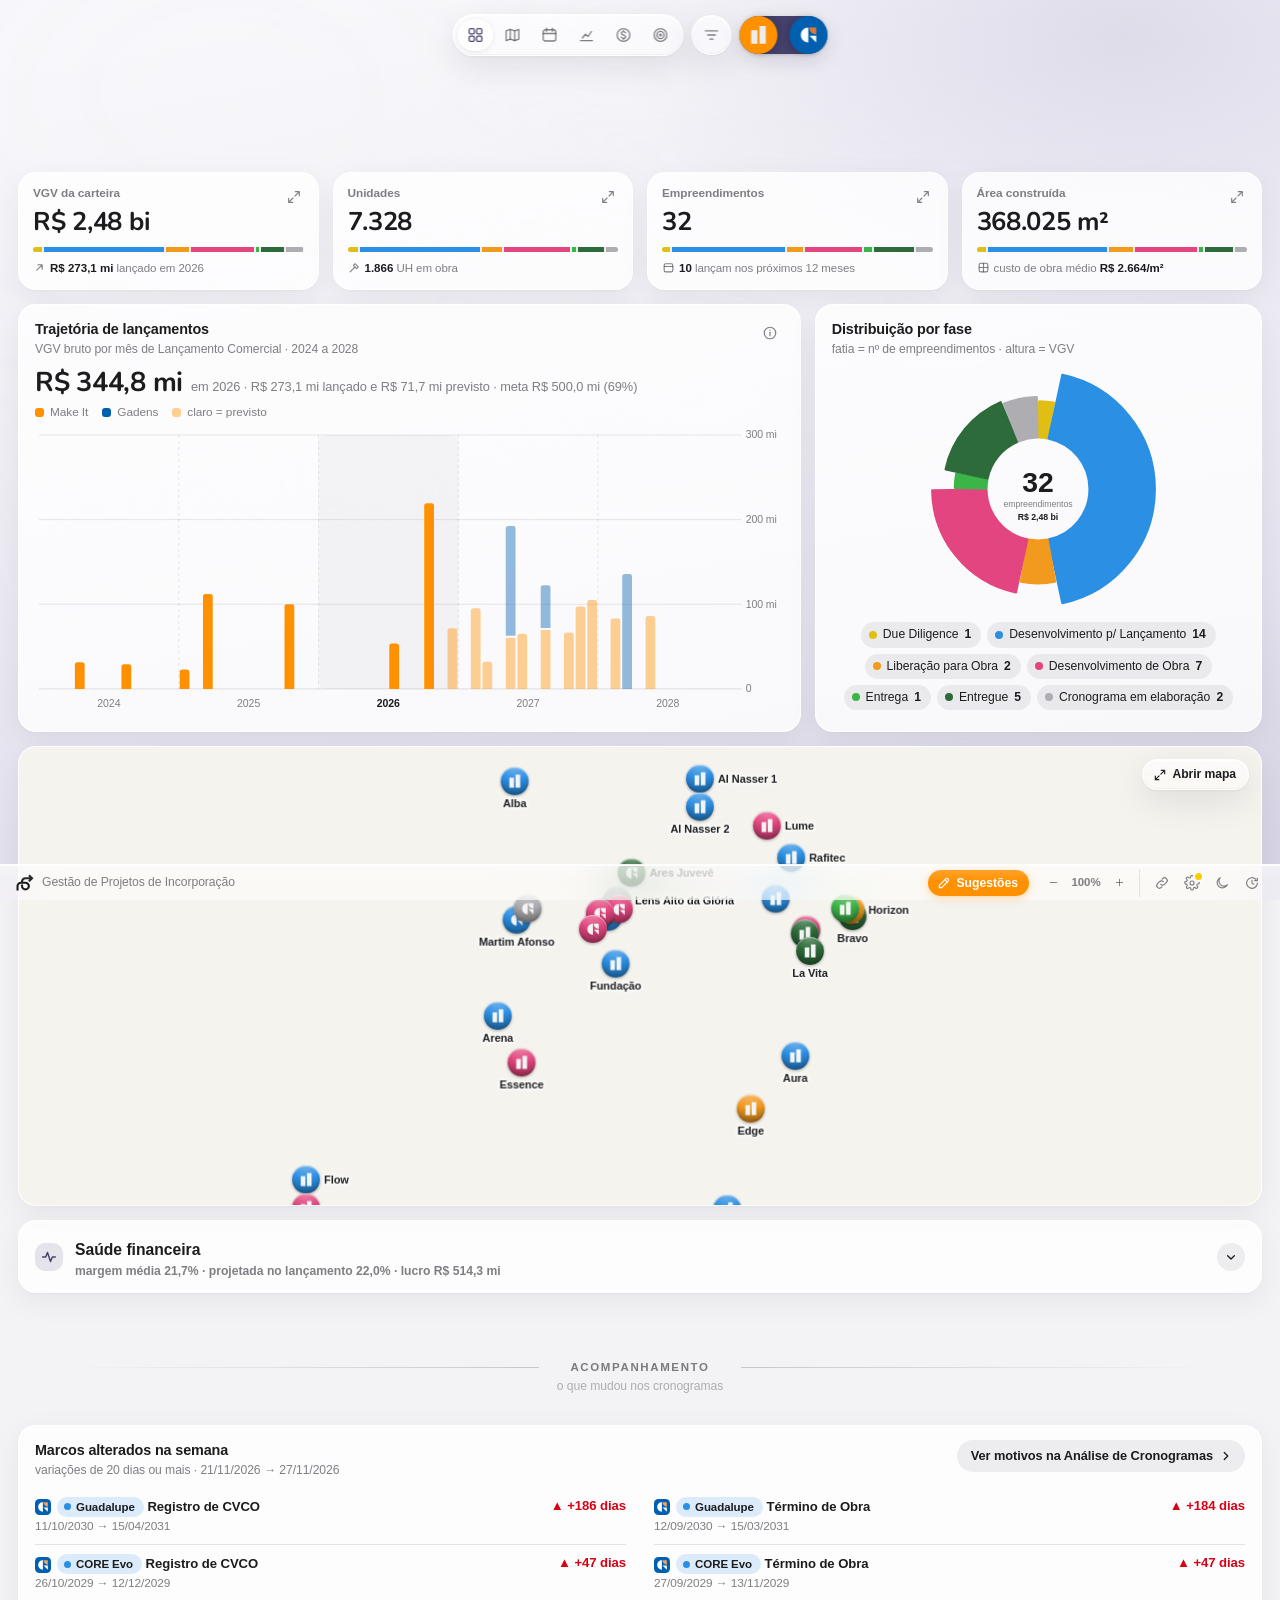
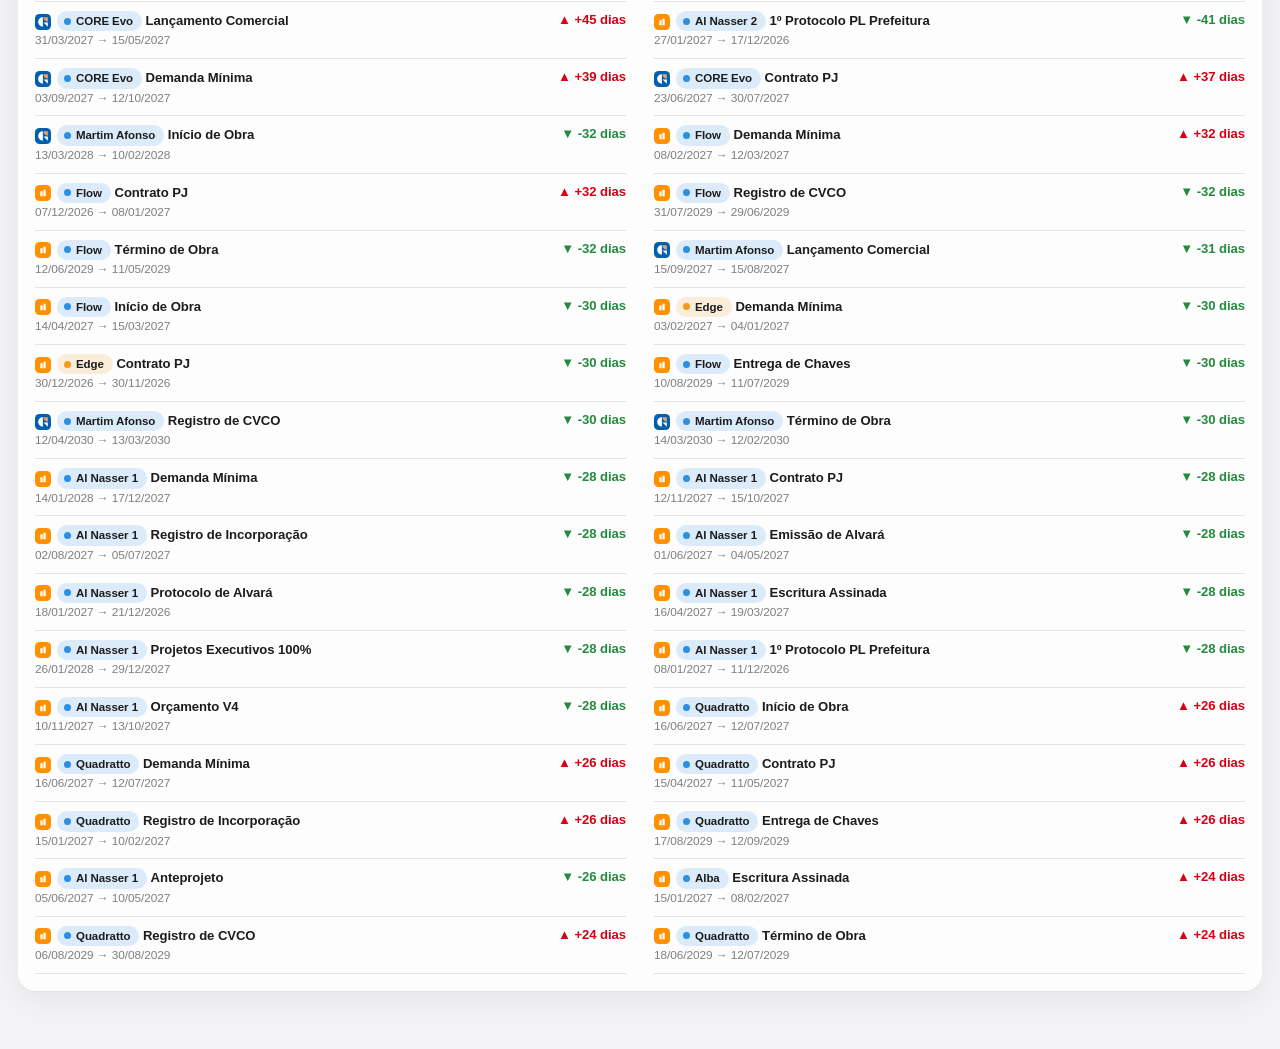
<file: index.html>
<!DOCTYPE html>
<html lang="pt-BR">
<head>
<meta charset="utf-8">
<meta name="viewport" content="width=device-width, initial-scale=1, viewport-fit=cover">
<title>Painel de Controle · Incorporação Grupo Gadens</title>
<script>/* zoom da interface */try{var zz=+localStorage.getItem("dash-zoom");if(zz)document.documentElement.style.setProperty("--ui",zz)}catch(e){}</script>
<script>/* tema antes de pintar, para não piscar */try{var t=localStorage.getItem("dash-tema");document.documentElement.dataset.theme=t||(matchMedia("(prefers-color-scheme: dark)").matches?"dark":"light")}catch(e){document.documentElement.dataset.theme="light"}</script>
<style>:where(svg){max-width:100%}:where(.top,.bot) :where(svg){width:22px;height:22px}</style>
<link rel="stylesheet" href="vendor/maplibre/maplibre-gl.css?v=4.7.1">
<link rel="preload" href="vendor/fonts/nunito-latin-700-normal.woff2" as="font" type="font/woff2" crossorigin>
<link rel="stylesheet" href="app.css?v=1.0.1">
</head>
<body>
<!-- fundo: degradê desfocado na cor da incorporadora -->
<div class="bg" aria-hidden="true"><i class="sky"></i><i class="rays"></i><i class="warm"></i><i class="tint"></i></div>

<!-- barra superior -->
<header class="top" id="top">
  <nav class="glass navpill" id="nav" aria-label="Páginas">
    <a class="ni" href="#resumo" data-p="resumo"><svg viewBox="0 0 24 24"><rect x="3.5" y="3.5" width="7" height="7" rx="2"/><rect x="13.5" y="3.5" width="7" height="7" rx="2"/><rect x="3.5" y="13.5" width="7" height="7" rx="2"/><rect x="13.5" y="13.5" width="7" height="7" rx="2"/></svg><span class="nl">Resumo</span></a>
    <a class="ni" href="#mapa" data-p="mapa"><svg viewBox="0 0 24 24"><path d="M9 4.5 3.5 6.6v13l5.5-2.1 6 2.1 5.5-2.1v-13L15 6.6z"/><path d="M9 4.5v13M15 6.6v13"/></svg><span class="nl">Mapa</span></a>
    <a class="ni" href="#cronograma" data-p="cronograma"><svg viewBox="0 0 24 24"><rect x="3.5" y="5" width="17" height="15" rx="3"/><path d="M3.5 10h17M8 3v4M16 3v4"/></svg><span class="nl">Cronograma</span></a>
    <a class="ni" href="#analise" data-p="analise"><svg viewBox="0 0 24 24"><path d="M4 19.5h16M6.5 16l4-5 3.5 3 4.5-6.5"/></svg><span class="nl">Análise</span></a>
    <a class="ni" href="#viabilidade" data-p="viabilidade"><svg viewBox="0 0 24 24"><circle cx="12" cy="12" r="8.5"/><path d="M14.8 9.2c-.5-1-1.6-1.6-2.8-1.6-1.6 0-2.8.9-2.8 2.2 0 3 5.6 1.6 5.6 4.5 0 1.3-1.2 2.2-2.8 2.2-1.3 0-2.4-.6-2.9-1.7M12 6v1.6M12 16.4V18"/></svg><span class="nl">Viabilidade</span></a>
    <a class="ni" href="#metas" data-p="metas"><svg viewBox="0 0 24 24"><circle cx="12" cy="12" r="8.5"/><circle cx="12" cy="12" r="4.8"/><circle cx="12" cy="12" r="1.3"/></svg><span class="nl">Metas</span></a>
  </nav>
  <button class="glass circ" id="filterBtn" aria-label="Filtros" aria-haspopup="true">
    <svg viewBox="0 0 24 24"><path d="M4 6.5h16M7 12h10M10 17.5h4"/></svg>
    <span class="fbadge" id="filterCount" hidden></span>
  </button>
  <button class="cosw" id="coSwitch" aria-label="Incorporadora: Consolidado" aria-haspopup="true" data-pos="0">
    <span class="cs-b"><svg viewBox="-24 -24 160 156" aria-hidden="true"><path fill="#fff" d="M54.5 0v108.4C24.6 108.4.3 84.1.3 54.2S24.6 0 54.5 0zM63.1 59.1h49.3v49.3z"/><path fill="#DB7A3B" d="M112.4 0v50.3C84.6 50.3 62 27.8 62 0z"/></svg></span>
    <span class="cs-n"></span>
    <span class="cs-o"><svg viewBox="38 38 156 156" aria-hidden="true"><path fill="#ECECEC" d="M108.6 178.3H63.9V81.6h44.7zM167.9 178.3h-44.6V51.8h44.6z"/></svg></span>
  </button>

  <div class="glass pop" id="navPop" hidden><div class="np-l" id="npList"></div><div class="np-r" id="npPrev"></div></div>
  <div class="glass pop" id="filterPop" hidden></div>
  <div class="glass pop" id="coPop" hidden></div>
</header>

<main id="main">
  <!-- RESUMO / ONE PAGE REPORT -->
  <section class="page" data-page="resumo">
    <div class="grid kpis" id="sec-kpis"></div>

    <div class="grid g-traj">
      <article class="card" id="sec-traj">
        <div class="ch"><div><h3>Trajetória de lançamentos</h3><p class="cap" id="trajCap"></p></div>
          <button class="ib info" id="trajInfo" aria-label="Sobre este gráfico"><svg viewBox="0 0 24 24"><circle cx="12" cy="12" r="8.6"/><path d="M12 11v5.2"/><circle cx="12" cy="7.8" r=".9" fill="currentColor" stroke="none"/></svg></button></div>
        <div class="big"><b id="trajBig"></b><span id="trajBigS"></span></div>
        <div class="leg" id="trajLeg"></div>
        <div class="chart" id="traj"></div>
      </article>
      <article class="card" id="sec-dist">
        <div class="ch"><div><h3 id="distTitle">Distribuição por fase</h3><p class="cap">fatia = nº de empreendimentos · altura = VGV</p></div></div>
        <div class="chart donut" id="donut"></div>
        <div class="dleg" id="donutLeg"></div>
      </article>
    </div>

    <article class="card mapcard" id="sec-map">
      <div id="map"></div>
      <a class="glass mapopen" href="#mapa" id="mapOpen"><svg viewBox="0 0 24 24"><path d="M14 4h6v6M10 20H4v-6M20 4l-6.5 6.5M4 20l6.5-6.5"/></svg>Abrir mapa</a>
    </article>

    <article class="card saude" id="sec-saude">
      <button class="sh-toggle" id="saudeToggle" aria-expanded="false" aria-controls="saudeBody">
        <span class="st-ic"><svg viewBox="0 0 24 24"><path d="M3.5 12h4l2.5-6 4 12 2.5-6h4"/></svg></span>
        <span class="st-t"><b>Saúde financeira</b><span class="cap" id="saudeSum"></span></span>
        <span class="chev"><svg viewBox="0 0 24 24"><path d="M7 10l5 5 5-5"/></svg></span>
      </button>
      <div class="saude-b" id="saudeBody" hidden></div>
    </article>

    <div class="sec-div"><span>Acompanhamento</span><small>o que mudou nos cronogramas</small></div>
    <article class="card" id="sec-marcos">
      <div class="ch"><div><h3>Marcos alterados na semana</h3><p class="cap" id="attnNote"></p></div>
        <a class="pillbtn" href="#analise" data-sec="sec-var">Ver motivos na Análise de Cronogramas <svg viewBox="0 0 24 24"><path d="M9 6l6 6-6 6"/></svg></a></div>
      <div class="marcos" id="attn"></div>
    </article>
  </section>

  <!-- MAPA (tela cheia) -->
  <section class="page mapa-page" data-page="mapa" hidden>
    <div id="mapaFull"></div>
    <aside class="mside" id="mside"></aside>
    <div class="mctl">
      <button class="glass mbtn" id="bTipo" aria-pressed="false" data-tip="Tipo de mapa: padrão ou satélite" aria-label="Tipo de mapa"><svg viewBox="0 0 24 24"><path d="M12 3.5 3.5 8 12 12.5 20.5 8z"/><path d="M3.5 12 12 16.5 20.5 12M3.5 16 12 20.5 20.5 16"/></svg></button>
      <button class="glass mbtn t3d" id="b3d" aria-pressed="false" data-tip="Visão 3D ou 2D">3D</button>
      <div class="glass mgrp"><button id="bZin" aria-label="Aproximar">+</button><button id="bZout" aria-label="Afastar">−</button></div>
      <button class="glass mbtn" id="bTodos" data-tip="Enquadrar os empreendimentos" aria-label="Enquadrar empreendimentos"><svg viewBox="0 0 24 24"><path d="M4 9V4h5M20 9V4h-5M4 15v5h5M20 15v5h-5"/></svg></button>
      <button class="glass mbtn" id="bNorte" data-tip="Bússola: clique para voltar o norte para cima" aria-label="Bússola"><svg viewBox="0 0 24 24" id="agulha"><path d="M12 2.8l3.2 9.2H8.8z" fill="#FF453A" stroke="none"/><path d="M12 21.2l-3.2-9.2h6.4z" fill="currentColor" stroke="none" opacity=".45"/></svg><span class="nN">N</span></button>
    </div>
  </section>

  <!-- CRONOGRAMA -->
  <section class="page" data-page="cronograma" hidden>
    <h1 class="pt">Cronograma</h1>
    <article class="card" id="sec-regua"><div class="ch"><div><h3>Régua de lançamentos</h3><p class="cap">VGV bruto (R$ milhões) de cada lançamento no mês previsto · só entram empreendimentos com a Due Diligence finalizada; para ver terrenos em negociação ou projetados, use a simulação</p></div><button class="pillbtn pri" id="simAbre"><svg viewBox="0 0 24 24"><path d="M4 7h10M4 17h6M18 4v6M15 7h6M14 14l3 3 4-4"/></svg>Simular régua</button></div><div class="chart" id="regua"></div><div class="leg" id="reguaLeg" style="margin-top:8px"></div><div id="terrenos" class="tr-box"></div></article>
    <article class="card" id="sec-gantt"><div class="ch"><div><h3>Portfólio macro</h3><p class="cap">fases de cada empreendimento ativo, do cronograma no ClickUp · ordenados pelo início de obra · <span id="ganttN"></span></p></div></div><div class="leg" id="ganttLeg"></div><div class="chart" id="gantt"></div></article>
    <div class="grid cr-2">
      <article class="card" id="sec-agenda"><div class="ch"><div><h3>Agenda de marcos</h3><p class="cap" id="agN"></p></div></div><div id="agenda" class="ag"></div></article>
      <article class="card" id="sec-pront"><div class="ch"><div><h3>Prontidão para lançamento</h3><p class="cap" id="prCap"></p></div></div><div id="pront" class="ag"></div></article>
    </div>
    <div class="sec-div"><span>Por empreendimento</span><small>marcos e datas em detalhe</small></div>
    <article class="card" id="sec-indiv"><div class="ch"><div><h3>Cronograma do empreendimento</h3><p class="cap">marcos principais em escala de tempo · clique em qualquer empreendimento nos painéis para abrir aqui</p></div><div class="ind-sel" id="indSel"></div></div><div id="indiv"></div></article>
    <article class="card" id="sec-tabela"><div class="ch"><div><h3>Datas dos marcos</h3><p class="cap">todos os empreendimentos lado a lado, para consulta rápida</p></div></div><div id="tabela"></div></article>
  </section>

  <!-- ANÁLISE -->
  <section class="page" data-page="analise" hidden>
    <h1 class="pt">Análise de Cronogramas</h1>
    <p class="cap an-fonte" id="anFonte"></p>
    <div class="sec-div big first"><span>Etapas dos cronogramas</span><small>tarefas mãe do tipo Etapa, lidas do ClickUp</small></div>
    <div class="an-ks" id="anKpis"></div>
    <div class="grid an-3" id="sec-an-etapas">
      <article class="card"><div class="ch"><div><h3>Em andamento por empreendimento</h3><p class="cap">Etapas abertas que já começaram ou deveriam ter começado</p></div></div><div id="anE1"></div></article>
      <article class="card"><div class="ch"><div><h3>Em andamento por setor</h3><p class="cap">pela etiqueta da Etapa no cronograma</p></div></div><div id="anE2"></div></article>
      <article class="card"><div class="ch"><div><h3>Prazo para terminar</h3><p class="cap">Etapas em andamento pelo tempo até o término previsto</p></div></div><div id="anE3"></div></article>
    </div>
    <div class="leg an-leg" id="anLegE"></div>
    <article class="card" id="sec-etapas"><div class="ch"><div><h3>Todas as Etapas</h3><p class="cap">Δ semana compara com a data reportada na reunião anterior · Δ LB compara com a linha de base</p></div></div><div id="anEtapas"></div></article>
    <article class="card" id="sec-var"><div class="ch"><div><h3>Marcos que mudaram na semana</h3><p class="cap" id="varNote"></p></div></div><div id="varTable"></div></article>
    <div class="sec-div big" id="sec-an-reg"><span>Registro de desvios</span><small>causas dos deslocamentos registradas na reunião semanal</small></div>
    <div class="an-rbar"><div class="an-rinfo" id="anRegInfo"></div><label class="an-tg"><input type="checkbox" id="anAntigos"><span></span>Incluir registros antigos</label><button class="pillbtn solid" id="regAbre" type="button"><svg viewBox="0 0 24 24"><path d="M12 20h9M16.5 3.5a2.1 2.1 0 1 1 3 3L7 19l-4 1 1-4z"/></svg>Registrar desvios</button></div>
    <div class="an-ks an-ks4" id="anRKpis"></div>
    <article class="card"><div class="ch"><div><h3>Origem dos registros</h3><p class="cap">por reunião semanal · quantidade e participação de cada origem</p></div><div class="leg an-oleg"></div></div><div id="anOrig"></div></article>
    <article class="card"><div class="ch"><div><h3>Curva ABC das causas</h3><p class="cap">barras: registros por causa, na cor da origem · linha: percentual acumulado dos registros</p></div><div class="leg an-oleg"></div></div><div id="anAbc"></div></article>
    <div class="an-rg3">
      <article class="card an-emp"><div class="ch"><div><h3>Por empreendimento</h3><p class="cap">registros por origem · dias deslocados somados</p></div></div><div id="anPEmp"></div></article>
      <article class="card"><div class="ch"><div><h3>Por setor responsável</h3><p class="cap">registros, na cor da origem</p></div></div><div id="anPSet"></div></article>
      <article class="card" id="anPPrjC"><div class="ch"><div><h3>Terceiros citados</h3><p class="cap" id="anPPrjCap">projetistas e consultores</p></div></div><div id="anPPrj"></div></article>
      <article class="card an-reinc"><div class="ch"><div><h3>Etapas registradas em mais de uma semana</h3><p class="cap">as que mais se repetem e mais deslocaram</p></div></div><div id="anReinc"></div></article>
    </div>
    <article class="card" id="sec-reglist"><div class="ch"><div><h3>Registros</h3><p class="cap" id="anRlC"></p></div></div><div id="anRl"></div></article>
  </section>

  <!-- VIABILIDADE -->
  <section class="page" data-page="viabilidade" hidden>
    <div class="vb">
      <aside class="card vb-side" id="vbSide"></aside>
      <div class="vb-main" id="vbMain"></div>
    </div>
    <div class="sec-div"><span>Carteira</span><small>todas as viabilidades vigentes</small></div>
    <article class="card saude fechado" id="sec-viab"><button class="sh-toggle" id="vbTabT" aria-expanded="false"><span class="st-ic"><svg viewBox="0 0 24 24"><rect x="3.5" y="4.5" width="17" height="15" rx="3"/><path d="M3.5 9.5h17M9 9.5v10"/></svg></span><span class="st-t"><b>Viabilidades vigentes</b><span class="cap">tabela com todos os empreendimentos nos filtros atuais · clique numa linha para abrir</span></span><span class="chev"><svg viewBox="0 0 24 24"><path d="M7 10l5 5 5-5"/></svg></span></button><div class="tbl-wrap vb-tab" id="viabTable"></div></article>
  </section>

  <!-- METAS -->
  <section class="page" data-page="metas" hidden>
    <h1 class="pt">Indicadores e Metas</h1>
    <article class="card soon"><h3>Em breve</h3><p>Esta página vai reunir os indicadores e as metas de Incorporação.</p></article>
  </section>
</main>

<!-- barra inferior -->
<footer class="bot glass" id="bot">
  <div class="bot-l">
    <svg class="dgp" viewBox="-14 -14 516 481" aria-hidden="true"><path fill="currentColor" d="M 256.59375 202.605469 L 188.5 202.605469 C 188.5 166.027344 219.039062 136.265625 256.578125 136.265625 L 371.667969 136.269531 L 335.035156 171.960938 L 377.617188 213.453125 L 487.039062 106.828125 L 377.617188 0.203125 L 335.035156 41.695312 L 371.875 77.589844 L 256.578125 77.589844 C 185.835938 77.589844 128.285156 133.671875 128.285156 202.605469 L 128.296875 202.605469 C 57.554688 202.605469 0 258.6875 0 327.621094 L 0 452.71875 L 60.214844 452.71875 L 60.214844 327.621094 C 60.214844 291.042969 90.757812 261.285156 128.296875 261.285156 L 256.59375 261.285156 C 294.132812 261.285156 324.671875 291.042969 324.671875 327.621094 C 324.671875 364.203125 294.132812 393.960938 256.59375 393.960938 C 219.050781 393.960938 188.511719 364.203125 188.511719 327.621094 L 188.511719 287.058594 L 128.296875 287.058594 L 128.296875 327.621094 C 128.296875 396.558594 185.847656 452.640625 256.59375 452.640625 C 327.335938 452.640625 384.886719 396.558594 384.886719 327.621094 C 384.886719 258.6875 327.335938 202.605469 256.59375 202.605469"/></svg>
    <span>Gestão de Projetos de Incorporação</span>
  </div>
  <div class="bot-r">
    <button class="sugbtn" id="sugBtn" type="button" aria-haspopup="dialog" data-tip="Anote sugestões enquanto navega pelo painel"><svg viewBox="0 0 24 24"><path d="M4 20h4L19 9a2.8 2.8 0 0 0-4-4L4 16z"/><path d="M13.5 6.5l4 4"/></svg>Sugestões</button>
    <div class="zctl"><button class="ib" id="uiMenos" aria-label="Diminuir a interface" data-tip="Diminuir a interface"><svg viewBox="0 0 24 24"><path d="M6 12h12"/></svg></button><span id="uiPct">100%</span><button class="ib" id="uiMais" aria-label="Aumentar a interface" data-tip="Aumentar a interface"><svg viewBox="0 0 24 24"><path d="M6 12h12M12 6v12"/></svg></button></div>
    <button class="ib" id="linkBtn" aria-label="Links úteis" data-tip="Links úteis" aria-haspopup="true"><svg viewBox="0 0 24 24"><path d="M10 14a4 4 0 0 0 5.7 0l3-3a4 4 0 0 0-5.7-5.7l-1 1"/><path d="M14 10a4 4 0 0 0-5.7 0l-3 3a4 4 0 0 0 5.7 5.7l1-1"/></svg></button>
    <button class="ib" id="setBtn" data-tip="Dados, pendências e histórico de versões" aria-label="Configurações"><svg viewBox="0 0 24 24"><circle cx="12" cy="12" r="3"/><path d="M19.4 14.5a1.6 1.6 0 0 0 .3 1.8l.1.1a2 2 0 1 1-2.8 2.8l-.1-.1a1.6 1.6 0 0 0-1.8-.3 1.6 1.6 0 0 0-1 1.5v.2a2 2 0 1 1-4 0v-.1a1.6 1.6 0 0 0-1-1.5 1.6 1.6 0 0 0-1.8.3l-.1.1a2 2 0 1 1-2.8-2.8l.1-.1a1.6 1.6 0 0 0 .3-1.8 1.6 1.6 0 0 0-1.5-1h-.2a2 2 0 1 1 0-4h.1a1.6 1.6 0 0 0 1.5-1 1.6 1.6 0 0 0-.3-1.8l-.1-.1a2 2 0 1 1 2.8-2.8l.1.1a1.6 1.6 0 0 0 1.8.3h0a1.6 1.6 0 0 0 1-1.5v-.2a2 2 0 1 1 4 0v.1a1.6 1.6 0 0 0 1 1.5 1.6 1.6 0 0 0 1.8-.3l.1-.1a2 2 0 1 1 2.8 2.8l-.1.1a1.6 1.6 0 0 0-.3 1.8v0a1.6 1.6 0 0 0 1.5 1h.2a2 2 0 1 1 0 4h-.1a1.6 1.6 0 0 0-1.5 1z"/></svg><span class="pdot" id="pendDot" hidden></span></button>
    <button class="ib" id="themeBtn" aria-label="Alternar modo claro e escuro"><svg class="moon" viewBox="0 0 24 24"><path d="M20 14.5A8 8 0 1 1 9.5 4a6.5 6.5 0 0 0 10.5 10.5z"/></svg><svg class="sun" viewBox="0 0 24 24"><circle cx="12" cy="12" r="4"/><path d="M12 2.5v2M12 19.5v2M4.6 4.6l1.4 1.4M18 18l1.4 1.4M2.5 12h2M19.5 12h2M4.6 19.4L6 18M18 6l1.4-1.4"/></svg></button>
    <span class="ib stamp" id="stamp" tabindex="0" aria-label="Data da última atualização"><svg viewBox="0 0 24 24"><path d="M20 12a8 8 0 1 1-2.3-5.6M20 4.5v4h-4"/><path d="M12 8v4.2l2.6 1.6"/></svg></span>
  </div>
</footer>

<!-- folhas -->
<div class="scrim" id="scrim" hidden></div>
<section class="glass sug" id="sug" hidden role="dialog" aria-labelledby="sugT">
  <div class="sug-h" id="sugH"><svg class="grip" viewBox="0 0 24 24" aria-hidden="true"><circle cx="9" cy="6" r="1.4"/><circle cx="15" cy="6" r="1.4"/><circle cx="9" cy="12" r="1.4"/><circle cx="15" cy="12" r="1.4"/><circle cx="9" cy="18" r="1.4"/><circle cx="15" cy="18" r="1.4"/></svg><div><b id="sugT">Sugestões</b><small>Navegue pelo painel e anote ao mesmo tempo</small></div>
    <button class="ib" id="sugMin" aria-label="Recolher" data-tip="Recolher (o texto fica guardado)"><svg viewBox="0 0 24 24"><path d="M6 12h12"/></svg></button><button class="ib" id="sugX" aria-label="Fechar" data-tip="Fechar"><svg viewBox="0 0 24 24"><path d="M6 6l12 12M18 6L6 18"/></svg></button></div>
  <div class="sug-b"><iframe id="sugIf" title="Formulário de sugestões" loading="lazy"></iframe></div>
</section>
<section class="glass sheet" id="setSheet" hidden role="dialog" aria-label="Configurações">
  <div class="sh-h"><div class="seg" id="setTabs" role="tablist"><button role="tab" data-t="dados" aria-selected="true">Origem dos dados</button><button role="tab" data-t="pend" aria-selected="false">Pendências</button><button role="tab" data-t="log" aria-selected="false">Histórico de versões</button></div><button class="ib" data-close aria-label="Fechar"><svg viewBox="0 0 24 24"><path d="M6 6l12 12M18 6L6 18"/></svg></button></div>
  <div class="sh-b" id="setBody"></div>
</section>
<section class="glass sheet wide" id="expSheet" hidden role="dialog" aria-labelledby="expT">
  <div class="sh-h"><h2 id="expT"></h2><button class="ib" data-close aria-label="Fechar"><svg viewBox="0 0 24 24"><path d="M6 6l12 12M18 6L6 18"/></svg></button></div>
  <div class="sh-b" id="expBody"></div>
</section>

<div class="glass pop linkpop" id="linkPop" hidden>
  <div class="h">Links úteis</div>
  <a href="https://grupogadens.reportload.com" target="_blank" rel="noopener"><span class="li">BI</span><span><b>BI Explorer</b><small>grupogadens.reportload.com</small></span></a>
  <a href="https://app.powerbi.com/view?r=eyJrIjoiMWNkNWViYWQtMjk3ZS00ZTI0LWE0ZDYtMWIxNTVmNDY5ZWE4IiwidCI6ImUxMWE5NmU1LTZmMWUtNDZkZC1hNzMzLWEyMjlhYjAyMzkwZSJ9" target="_blank" rel="noopener"><span class="li">EN</span><span><b>BI Engenharia</b><small>Power BI</small></span></a>
  <a href="https://viabil.autosky.cloud" target="_blank" rel="noopener"><span class="li">VI</span><span><b>Viabil</b><small>viabil.autosky.cloud</small></span></a>
  <a href="https://makeitconstrutora.cvcrm.com.br" target="_blank" rel="noopener"><span class="li mk">CV</span><span><b>CV Make It</b><small>makeitconstrutora.cvcrm.com.br</small></span></a>
  <a href="https://gadens.cvcrm.com.br" target="_blank" rel="noopener"><span class="li gd">CV</span><span><b>CV Gadens</b><small>gadens.cvcrm.com.br</small></span></a>
</div>
<div class="tip" id="tip" hidden></div>
<script src="vendor/maplibre/maplibre-gl.js?v=4.7.1"></script>
<script src="vendor/maplibre/pmtiles.js?v=4.5.0"></script>
<script src="mapa.js?v=1.0.1"></script>
<script src="app.js?v=1.0.1"></script>
<script src="auth.js?v=1.0.1"></script>
<script src="crono.js?v=1.0.1"></script>
<script src="sug.js?v=1.0.1"></script>
<script src="analise.js?v=1.0.1"></script>
</body>
</html>
</file>
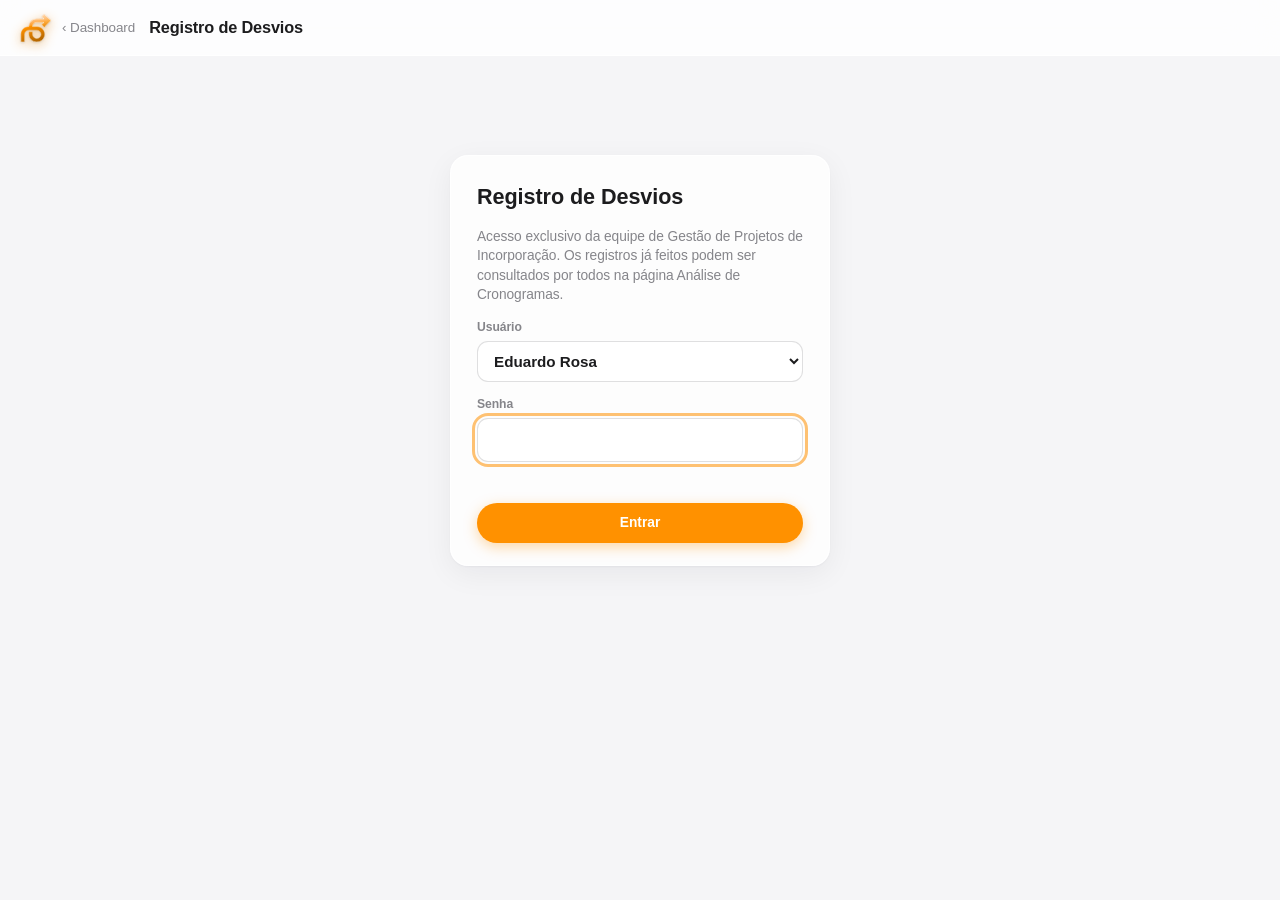
<file: registro.html>
<!doctype html><html><head><meta charset=utf8><meta name=viewport content="width=device-width,initial-scale=1,viewport-fit=cover"><style>:root{color-scheme:light;box-sizing:border-box;padding-top:env(safe-area-inset-top,0px);padding-bottom:env(safe-area-inset-bottom,0px)}html{scroll-padding-top:env(safe-area-inset-top,0px)}body{margin:0;padding:0;font:14px -apple-system,BlinkMacSystemFont,sans-serif;background:#fff;color:#000}img{max-width:100%}[hidden]:not([hidden=until-found i]){display:none!important}</style></head><body>
<title>Registro de Desvios · Gestão de Projetos de Incorporação</title>
<script src="auth.js"></script>
<meta name="claude:viewport-fit-sides" content="cover">
<style>
/* Layout: app de análise no idioma visual da Apple — barra de ferramentas de vidro fixa no topo, controle segmentado com a pauta, título grande, quatro números e três cartões de vidro, lista agrupada (inset grouped) de Etapas, inspetor lateral de vidro para o registro e uma folha modal para a carteira. Cor de realce: laranja Make It. */
@property --accent{syntax:"<color>";inherits:true;initial-value:#FF9100}
:root{transition:--accent .6s cubic-bezier(.4,0,.2,1)}
:root{
  --accent:#FF9100; --accent-ink:#ffffff; --accent-tint:color-mix(in srgb,var(--accent) 14%,transparent); --card:#F4F4F6;
  --bg:#F2F2F7; --label:#1c1c1e; --label-2:rgba(60,60,67,.62); --label-3:rgba(60,60,67,.34);
  --sep:rgba(60,60,67,.16); --fill:rgba(120,120,128,.12); --fill-2:rgba(120,120,128,.2);
  --glass:rgba(255,255,255,.66); --glass-strong:rgba(255,255,255,.82); --glass-edge:rgba(255,255,255,.75); --glass-hi:rgba(255,255,255,.9);
  --shadow:0 10px 34px rgba(30,30,50,.10),0 1px 3px rgba(30,30,50,.06); --shadow-lg:0 24px 70px rgba(20,20,40,.22),0 2px 8px rgba(20,20,40,.08);
  --red:#FF3B30; --red-ink:#d70015; --red-tint:rgba(255,59,48,.12);
  --green:#34C759; --green-ink:#248a3d; --green-tint:rgba(52,199,89,.14); --past:#2f9e52;
  --yellow:#FFCC00; --yellow-ink:#a05a00; --yellow-tint:rgba(255,204,0,.2);
  --blue:#007AFF; --blue-ink:#0062cc; --gray:#8E8E93;
  --bar-run:var(--blue); --bar-late:var(--red); --bar-next:var(--accent); --bar-open:#C7C7CC; --bar-done:#A8DDB5;
  --blob1:rgba(255,145,0,.20); --blob2:rgba(0,122,255,.13); --blob3:rgba(175,82,222,.10);
  --tip-bg:rgba(250,250,252,.86); --tip-fg:#1c1c1e;
  --win:#FFFFFF; --stripe:rgba(0,0,0,.032); --hdr-sep:rgba(0,0,0,.09);
  --font:-apple-system,BlinkMacSystemFont,"SF Pro Text","SF Pro Display","Helvetica Neue","Segoe UI",Roboto,Arial,sans-serif;
  --font-d:-apple-system,BlinkMacSystemFont,"SF Pro Display","SF Pro Text","Helvetica Neue","Segoe UI",Roboto,Arial,sans-serif;
  --r-xl:22px; --r-lg:16px; --r-md:11px; --r-sm:8px;
}
@media (prefers-color-scheme:dark){:root:not([data-theme="light"]){
  --accent:#FF9F1A; --accent-ink:#1a0f00; --accent-tint:color-mix(in srgb,var(--accent) 20%,transparent); --card:#2A2A2C;
  --bg:#000000; --label:#f5f5f7; --label-2:rgba(235,235,245,.6); --label-3:rgba(235,235,245,.3);
  --sep:rgba(84,84,88,.55); --fill:rgba(120,120,128,.24); --fill-2:rgba(120,120,128,.34);
  --glass:rgba(38,38,42,.58); --glass-strong:rgba(44,44,48,.82); --glass-edge:rgba(255,255,255,.10); --glass-hi:rgba(255,255,255,.12);
  --shadow:0 10px 34px rgba(0,0,0,.45),0 1px 2px rgba(0,0,0,.4); --shadow-lg:0 24px 70px rgba(0,0,0,.6);
  --red:#FF453A; --red-ink:#ff6961; --red-tint:rgba(255,69,58,.2); --green:#30D158; --green-ink:#30d158; --green-tint:rgba(48,209,88,.18); --past:#4cd471;
  --yellow:#FFD60A; --yellow-ink:#ffd60a; --yellow-tint:rgba(255,214,10,.16); --blue:#0A84FF; --blue-ink:#409cff; --gray:#98989D;
  --bar-open:#48484A; --bar-done:#2f6e45; --blob1:rgba(255,145,0,.16); --blob2:rgba(10,132,255,.14); --blob3:rgba(191,90,242,.12);
  --tip-bg:rgba(44,44,48,.9); --tip-fg:#f5f5f7; --win:#1E1E1E; --stripe:rgba(255,255,255,.035); --hdr-sep:rgba(255,255,255,.1); color-scheme:dark}}
:root[data-theme="dark"]{
  --accent:#FF9F1A; --accent-ink:#1a0f00; --accent-tint:color-mix(in srgb,var(--accent) 20%,transparent); --card:#2A2A2C;
  --bg:#000000; --label:#f5f5f7; --label-2:rgba(235,235,245,.6); --label-3:rgba(235,235,245,.3);
  --sep:rgba(84,84,88,.55); --fill:rgba(120,120,128,.24); --fill-2:rgba(120,120,128,.34);
  --glass:rgba(38,38,42,.58); --glass-strong:rgba(44,44,48,.82); --glass-edge:rgba(255,255,255,.10); --glass-hi:rgba(255,255,255,.12);
  --shadow:0 10px 34px rgba(0,0,0,.45),0 1px 2px rgba(0,0,0,.4); --shadow-lg:0 24px 70px rgba(0,0,0,.6);
  --red:#FF453A; --red-ink:#ff6961; --red-tint:rgba(255,69,58,.2); --green:#30D158; --green-ink:#30d158; --green-tint:rgba(48,209,88,.18); --past:#4cd471;
  --yellow:#FFD60A; --yellow-ink:#ffd60a; --yellow-tint:rgba(255,214,10,.16); --blue:#0A84FF; --blue-ink:#409cff; --gray:#98989D;
  --bar-open:#48484A; --bar-done:#2f6e45; --blob1:rgba(255,145,0,.16); --blob2:rgba(10,132,255,.14); --blob3:rgba(191,90,242,.12);
  --tip-bg:rgba(44,44,48,.9); --tip-fg:#f5f5f7; --win:#1E1E1E; --stripe:rgba(255,255,255,.035); --hdr-sep:rgba(255,255,255,.1); color-scheme:dark}
:root[data-co="gadens"]{--accent:#0060AF;--accent-ink:#ffffff}
@media (prefers-color-scheme:dark){:root:not([data-theme="light"])[data-co="gadens"]{--accent:#2C86DC;--accent-ink:#ffffff}}
:root[data-theme="dark"][data-co="gadens"]{--accent:#2C86DC;--accent-ink:#ffffff}
*{box-sizing:border-box}
[hidden]{display:none!important}
html{-webkit-font-smoothing:antialiased}
body{margin:0;font-family:var(--font);font-size:14px;line-height:1.42;letter-spacing:-.005em;color:var(--label);
  background:var(--win);padding-bottom:48px;position:relative}
body::before{content:"";position:fixed;inset:0 0 auto;height:env(safe-area-inset-top,0px);z-index:10;background:var(--win)}
.gut{padding-left:max(20px,env(safe-area-inset-left,0px));padding-right:max(20px,env(safe-area-inset-right,0px))}
.wrap{max-width:1440px;margin:0 auto}
h1,h2,h3,h4{margin:0;font-family:var(--font-d);text-wrap:balance}
.glass{background:var(--glass);backdrop-filter:blur(28px) saturate(180%);-webkit-backdrop-filter:blur(28px) saturate(180%);border:1px solid var(--glass-edge);box-shadow:inset 0 1px 0 var(--glass-hi),var(--shadow)}
.num{font-variant-numeric:tabular-nums}
.cap{font-size:.74rem;color:var(--label-2);font-weight:500}
:focus-visible{outline:3px solid color-mix(in srgb,var(--accent) 55%,transparent);outline-offset:2px}
button{font:inherit;color:inherit}
input,select,textarea{font:inherit;color:var(--label)}
[data-tip]{cursor:default}
.btn{border:0;border-radius:999px;padding:6px 14px;cursor:pointer;display:inline-flex;align-items:center;gap:6px;white-space:nowrap;background:var(--fill);font-weight:500;font-size:.86rem;transition:background .15s,transform .1s;color:var(--label)}
.btn:hover:not(:disabled){background:var(--fill-2)}
.btn:active:not(:disabled){transform:scale(.97)}
.btn:disabled{opacity:.4;cursor:not-allowed}
.btn.primary{background:var(--accent);color:var(--accent-ink);font-weight:600;box-shadow:0 4px 14px color-mix(in srgb,var(--accent) 35%,transparent)}
.btn.primary:hover:not(:disabled){background:color-mix(in srgb,var(--accent) 88%,#000)}
.btn.icon{width:30px;height:30px;padding:0;justify-content:center}
.toolbar{position:sticky;top:env(safe-area-inset-top,0px);z-index:9;background:var(--win)}
.toolbar .wrap{display:flex;flex-wrap:wrap;gap:8px 16px;align-items:center;justify-content:space-between;padding-block:10px}
.brand{display:flex;gap:10px;align-items:center}
.mark{width:32px;height:30px;flex:none;display:block;overflow:visible;filter:drop-shadow(0 3px 6px color-mix(in srgb,var(--accent) 45%,transparent)) drop-shadow(0 1px 1px rgba(0,0,0,.14))}
.mark.swap{animation:swap .7s cubic-bezier(.34,1.56,.64,1)}
@keyframes swap{0%{transform:none}35%{transform:scale(.8) rotate(-24deg)}100%{transform:none}}
.co-switch{display:inline-flex;align-items:center;gap:8px;border:0;background:none;padding:2px 0;cursor:pointer;font-size:.84rem;font-weight:500;color:var(--label-3)}
.co-switch .lbl{transition:color .3s}
.co-switch[aria-checked="false"] .lbl.mk,.co-switch[aria-checked="true"] .lbl.gd{color:var(--label);font-weight:600}
.co-track{width:46px;height:27px;border-radius:999px;background:var(--accent);position:relative;flex:none;box-shadow:inset 0 0 0 .5px rgba(0,0,0,.06)}
.co-knob{position:absolute;top:2px;left:2px;width:23px;height:23px;border-radius:50%;background:#fff;box-shadow:0 3px 8px rgba(0,0,0,.18),0 1px 1px rgba(0,0,0,.12);transition:transform .38s cubic-bezier(.34,1.4,.64,1)}
.co-switch[aria-checked="true"] .co-knob{transform:translateX(19px)}
.co-switch:active .co-knob{width:27px}.co-switch[aria-checked="true"]:active .co-knob{transform:translateX(15px)}
.brand h1{font-size:1.02rem;font-weight:600;letter-spacing:-.01em}
.tools{display:flex;gap:8px;align-items:center;flex-wrap:wrap}
.datepill{display:inline-flex;align-items:center;gap:6px;background:var(--fill);border-radius:999px;padding:3px 4px 3px 12px;font-size:.84rem;color:var(--label-2)}
.datepill input{border:0;background:var(--win);border-radius:999px;padding:4px 10px;font-size:.84rem;font-variant-numeric:tabular-nums}
.stamp{font-size:.76rem;color:var(--label-2);font-variant-numeric:tabular-nums}
.stamp.old{color:var(--yellow-ink);font-weight:600}
.content{display:flex;flex-direction:column;gap:18px;padding-top:18px}
.seg{display:flex;gap:2px;overflow-x:auto;padding:3px;border-radius:13px;background:var(--card);scrollbar-width:none;align-items:center;width:max-content;max-width:100%}
.seg::-webkit-scrollbar{display:none}
.seg .sep{flex:none;font-size:.66rem;font-weight:600;letter-spacing:.04em;text-transform:uppercase;color:var(--label-3);padding:0 8px 0 10px}
.emp{flex:none;cursor:pointer;border:0;background:transparent;border-radius:10px;padding:6px 12px;display:flex;align-items:center;gap:6px;font-weight:500;font-size:.85rem;white-space:nowrap;color:var(--label);transition:background .15s}
.emp:hover{background:var(--fill)}
.emp[aria-current="true"]{background:var(--win);box-shadow:0 1px 4px rgba(0,0,0,.10),0 0 0 .5px rgba(0,0,0,.05);font-weight:600}
.emp .cnt{min-width:17px;height:17px;border-radius:9px;background:var(--red);color:#fff;font-size:.68rem;font-weight:600;display:inline-grid;place-items:center;padding:0 5px;font-variant-numeric:tabular-nums}
.emp .ok{color:var(--green);font-size:.8rem}
.emp .ld{width:5px;height:5px;border-radius:50%;background:var(--label-3);animation:pulse 1.2s ease-in-out infinite}
@keyframes pulse{50%{opacity:.25}}
.emp-head{display:flex;gap:10px;align-items:center;min-height:40px}
.emp-head h2{font-size:2rem;font-weight:700;letter-spacing:-.022em;line-height:1.1;view-transition-name:emp-title;transition:font-size .25s}
.emp-head.mini h2{font-size:1.4rem}
.hd-tri{border:0;background:none;width:24px;height:24px;border-radius:6px;display:inline-grid;place-items:center;cursor:pointer;color:var(--label-2);flex:none;padding:0;margin-left:-4px}
.hd-tri:hover{background:var(--fill)}
.hd-tri svg{width:12px;height:12px;transition:transform .22s cubic-bezier(.2,.8,.2,1)}
.hd-tri[aria-expanded="false"] svg{transform:rotate(-90deg)}
.nav{display:flex;gap:6px;margin-left:auto}
.statbar.mini{display:flex;background:none;padding:0;gap:4px;margin-left:12px;flex-wrap:wrap}
.statbar.mini .stat{padding:3px 10px;gap:7px;border-radius:999px;background:var(--card);box-shadow:none!important}
.statbar.mini b{font-size:.95rem}
.statbar.mini .k{font-size:.8rem}
::view-transition-old(root),::view-transition-new(root){animation-duration:.28s}
::view-transition-group(emp-title),::view-transition-group(emp-stat){animation-duration:.32s;animation-timing-function:cubic-bezier(.2,.8,.2,1)}
.kpis{display:grid;grid-template-columns:repeat(4,minmax(0,1fr));gap:12px}
@container (max-width:900px){.kpis{grid-template-columns:repeat(2,minmax(0,1fr))}}
.statbar{display:grid;grid-template-columns:repeat(4,minmax(0,1fr));background:var(--card);border-radius:14px;padding:4px 0;view-transition-name:emp-stat}
.statbar .stat{display:flex;align-items:center;justify-content:space-between;gap:10px;padding:8px 18px;min-width:0}
.statbar .stat+.stat{box-shadow:inset 1px 0 0 var(--sep)}
.statbar .k{display:flex;align-items:center;gap:7px;font-size:.84rem;font-weight:500;color:var(--label-2);min-width:0}
.statbar .k i{width:8px;height:8px;border-radius:50%;background:var(--c);flex:none}
.statbar b{font-family:var(--font-d);font-size:1.45rem;font-weight:700;letter-spacing:-.02em;font-variant-numeric:tabular-nums;line-height:1.1}
.statbar .alert b{color:var(--red)}
@container (max-width:760px){.statbar{grid-template-columns:repeat(2,minmax(0,1fr))}.statbar .stat:nth-child(3){box-shadow:none}.statbar .stat:nth-child(n+3){border-top:1px solid var(--sep)}}
.kpi{border-radius:var(--r-lg);padding:12px 16px 13px;display:flex;flex-direction:column;gap:2px}
.kpi .k{display:flex;align-items:center;gap:6px;font-size:.78rem;font-weight:500;color:var(--label-2)}
.kpi .k i{width:8px;height:8px;border-radius:50%;background:var(--c)}
.kpi b{font-family:var(--font-d);font-size:1.9rem;font-weight:700;letter-spacing:-.02em;font-variant-numeric:tabular-nums;line-height:1.15}
.kpi.alert b{color:var(--red)}
.infos{display:grid;grid-template-columns:minmax(0,1fr) minmax(0,1.35fr) minmax(0,1fr);gap:12px;align-items:start}
@container (max-width:1000px){.infos{grid-template-columns:1fr}}
.card{border-radius:14px;padding:14px 16px 16px;min-width:0;display:flex;flex-direction:column;gap:10px;background:var(--card)}
.card h3{font-size:.95rem;font-weight:600;letter-spacing:-.01em}
.card .hrow{display:flex;justify-content:space-between;align-items:center;gap:8px}
.empty{color:var(--label-2);font-size:.86rem;margin:0}
.stack{display:flex;height:10px;border-radius:999px;overflow:hidden;background:var(--fill);gap:2px}
.stack i{display:block;height:100%;border-radius:2px}
.leg{display:flex;flex-wrap:wrap;gap:4px 12px;font-size:.78rem;color:var(--label-2)}
.leg span{display:inline-flex;align-items:center;gap:5px;white-space:nowrap}
.leg b{color:var(--label);font-weight:600;font-variant-numeric:tabular-nums}
.dot{width:8px;height:8px;border-radius:50%;display:inline-block;flex:none}
.hbars{display:flex;flex-direction:column;gap:7px}
.hb{display:grid;grid-template-columns:minmax(0,128px) minmax(0,1fr) 48px;gap:10px;align-items:center;font-size:.8rem}
.hb .nm{white-space:nowrap;overflow:hidden;text-overflow:ellipsis}
.hb .tr{position:relative;height:8px;background:var(--fill);border-radius:999px}
.hb .tr i{position:absolute;top:0;bottom:0;left:0;border-radius:999px}
.hb .v{font-variant-numeric:tabular-nums;text-align:right;font-weight:600}
.folga{display:flex;align-items:baseline;gap:10px;flex-wrap:wrap}
.folga b{font-family:var(--font-d);font-size:1.7rem;font-weight:700;letter-spacing:-.02em;font-variant-numeric:tabular-nums;line-height:1}
.folga .d{font-size:.8rem;color:var(--label-2)}
.pill{display:inline-flex;align-items:center;gap:5px;font-size:.74rem;font-weight:600;padding:3px 9px;border-radius:999px;white-space:nowrap}
.pill.ok{background:var(--green-tint);color:var(--green-ink)}.pill.warn{background:var(--yellow-tint);color:var(--yellow-ink)}.pill.bad{background:var(--red-tint);color:var(--red-ink)}.pill.mute{background:var(--fill);color:var(--label-2)}
.ruler{position:relative;height:64px;margin:4px 8px 0}
.ruler .trk{position:absolute;left:0;right:0;top:27px;height:4px;border-radius:999px;background:var(--fill)}
.ruler .gap{position:absolute;top:25px;height:8px;border-radius:999px}
.ruler .mk{position:absolute;top:22px;width:14px;height:14px;border-radius:50%;transform:translateX(-50%);border:2.5px solid var(--c);background:var(--c);box-shadow:0 0 0 3px var(--card)}
.ruler .mk.lb{background:var(--card);border-width:2px;width:12px;height:12px;top:23px;box-shadow:none}
.ruler .tr-pt{position:absolute;top:26px;width:6px;height:6px;border-radius:50%;transform:translateX(-50%);background:var(--c);opacity:.35}
.ruler .lab{position:absolute;font-size:.72rem;white-space:nowrap;color:var(--label-2);font-variant-numeric:tabular-nums;transform:translateX(-50%)}
.ruler .lab b{color:var(--label);font-weight:600;margin-right:4px}
.ruler .lab.top{top:0}.ruler .lab.bot{top:42px}
.ruler .lab.l{transform:translateX(calc(-100% + 8px))}.ruler .lab.r{transform:translateX(-8px)}
.ruler .today{position:absolute;top:16px;height:26px;width:1.5px;background:var(--label-3);transform:translateX(-50%)}
.trend-btn{border:0;background:none;cursor:pointer;color:var(--accent);font-size:.8rem;font-weight:600;padding:0;align-self:flex-start}
svg.spark{width:100%;height:auto;display:block;overflow:visible}
svg.spark text{font-size:10px;fill:var(--label-2);font-family:var(--font)}
.tablecard{margin:0 -8px}
.tbl-scroll{overflow-x:auto;padding:0 8px}
#app,.sh-b{container-type:inline-size}
#app,.toolbar,.sh-b{zoom:var(--z,1)}
.tip{font-size:calc(.76rem * var(--z,1))!important;max-width:calc(300px * var(--z,1))!important}
.zoom{display:inline-flex;align-items:center;background:var(--fill);border-radius:999px;padding:2px}
.zoom button{border:0;background:none;cursor:pointer;height:26px;min-width:26px;border-radius:999px;font-size:.95rem;font-weight:600;color:var(--label);display:inline-grid;place-items:center;padding:0 6px}
.zoom button:hover:not(:disabled){background:var(--fill-2)}
.zoom button:disabled{opacity:.35;cursor:default}
.zoom .zv{font-size:.76rem;font-weight:500;color:var(--label-2);min-width:44px;font-variant-numeric:tabular-nums}
@container (min-width:1060px){.tbl-scroll{overflow:visible}}
@container (max-width:1059px){th{position:relative;top:auto}}
table{border-collapse:separate;border-spacing:0;width:100%;min-width:1010px;font-size:13px}
th{font-weight:500;font-size:11px;color:var(--label-2);text-align:left;padding:5px 8px;white-space:nowrap;border-bottom:1px solid var(--hdr-sep);background:var(--win);position:sticky;top:calc(var(--tb-h,52px) + env(safe-area-inset-top,0px));z-index:3}
thead tr{box-shadow:0 0 0 0 transparent}
th+th::before{content:"";position:absolute;left:0;top:5px;bottom:5px;width:1px;background:var(--hdr-sep)}
th.hl{color:var(--label-2)}
th.sorted{color:var(--label);font-weight:600}
td{padding:5px 8px;vertical-align:middle;border:0;white-space:nowrap}
td.c-nm{white-space:normal}
tbody tr.row{cursor:default}
tbody tr.row.alt td,tbody tr.grp.alt td{background:var(--stripe)}
tbody tr.row td:first-child{border-radius:6px 0 0 6px}tbody tr.row td:last-child{border-radius:0 6px 6px 0}
tbody tr.grp td{border-radius:6px}
tbody tr.row:hover td{background:var(--fill)}
tbody tr.row.sel td{background:var(--accent);color:#fff}
tbody tr.row.sel.open td:first-child{border-bottom-left-radius:0}tbody tr.row.sel.open td:last-child{border-bottom-right-radius:0}
tbody tr.row.sel .muted-t,tbody tr.row.sel .dt,tbody tr.row.sel .st,tbody tr.row.sel .tagtx,tbody tr.row.sel .dl{color:#fff!important}
tr.row.sel .tl .track{background:rgba(255,255,255,.35)}
tbody tr.row.disc td:not(.c-disc){opacity:.45}
tr.grp td{padding:4px 8px 4px 6px}
.gh{display:flex;gap:6px;align-items:center}
.disc-tri{border:0;background:none;padding:0;width:16px;height:16px;display:inline-grid;place-items:center;cursor:pointer;color:var(--label-2);border-radius:4px}
.disc-tri svg{width:9px;height:9px;transition:transform .15s}
.disc-tri[aria-expanded="true"] svg{transform:rotate(90deg)}
.disc-tri:hover{background:var(--fill)}
.gi{display:inline-grid;place-items:center;width:18px;height:18px;margin:0 2px 0 1px}.gi svg{width:16px;height:16px;display:block}
.gt{font-weight:600;font-size:13.5px;letter-spacing:-.01em}
.gc{font-size:12px;color:var(--label-3);font-variant-numeric:tabular-nums}
.c-flag{width:18px;padding-right:0!important;padding-left:6px!important}
.flag{display:block;width:8px;height:8px;border-radius:50%}
.flag.need{background:var(--red)}
.flag.maybe{border:1.5px solid var(--label-3);background:transparent}
.flag.done{background:var(--green)}
.c-nm{min-width:200px;max-width:280px;font-weight:500;padding-left:22px!important}
.c-dep{max-width:230px}
.tags{display:flex;align-items:center;gap:8px;flex-wrap:nowrap;overflow:hidden}
.ftag{display:inline-flex;align-items:center;gap:5px;white-space:nowrap}
.ftag i{width:10px;height:10px;border-radius:50%;background:var(--c);box-shadow:0 0 0 1.5px var(--win)}
tr.row.alt .ftag i{box-shadow:0 0 0 1.5px color-mix(in srgb,var(--win) 96%,#000)}
.tagtx{font-size:12px;color:var(--label-2)}
.sc{display:inline-flex;align-items:center;gap:5px;font-size:.72rem;font-weight:500;padding:2px 8px 2px 7px;border-radius:999px;white-space:nowrap;color:var(--label);background:color-mix(in srgb,var(--c) 14%,transparent)}
.sc::before{content:"";width:7px;height:7px;border-radius:50%;background:var(--c);flex:none}
.st{display:inline-flex;align-items:center;gap:6px;font-size:12px;color:var(--label-2);white-space:nowrap}
.dt{font-variant-numeric:tabular-nums;font-size:12px;white-space:nowrap;color:var(--label-2)}
.dt.past{color:var(--past)}
.r{text-align:right}
.dl{font-variant-numeric:tabular-nums;font-size:12px;font-weight:600;white-space:nowrap}
.dl.late{color:var(--red-ink)}.dl.ok{color:var(--green-ink)}.dl.mute{color:var(--label-3);font-weight:400}.dl.warn{color:var(--yellow-ink)}
.chip{display:inline-flex;align-items:center;font-size:.74rem;font-weight:600;padding:2px 8px;border-radius:999px;white-space:nowrap;font-variant-numeric:tabular-nums}
.chip.late{background:var(--red-tint);color:var(--red-ink)}.chip.ok{background:var(--green-tint);color:var(--green-ink)}.chip.mute{color:var(--label-3);font-weight:500}.chip.warn{background:var(--yellow-tint);color:var(--yellow-ink)}
.c-disc{width:40px;text-align:center}
.disc-btn{width:18px;height:18px;border-radius:50%;border:1.5px solid var(--label-3);background:transparent;cursor:pointer;display:inline-grid;place-items:center;padding:0;transition:all .15s}
.disc-btn svg{width:10px;height:10px;opacity:0}
tr.row.sel .disc-btn{border-color:#fff}
.disc-btn[aria-pressed="true"]{background:var(--accent);border-color:var(--accent)}
.disc-btn[aria-pressed="true"] svg{opacity:1}
.tl{position:relative;height:20px;min-width:190px;cursor:pointer}
.tl .track{position:absolute;left:0;right:0;top:9px;height:2px;border-radius:2px;background:var(--fill)}
.tl .wk{position:absolute;top:7px;height:6px;width:1px;background:var(--sep)}
.tl .bar{position:absolute;top:5px;height:10px;border-radius:999px;transition:filter .12s}
.tl .bar:hover{filter:brightness(1.1) saturate(1.1)}
.tl .ghost{position:absolute;top:4px;height:12px;border:1.5px dashed var(--red);border-left:0;border-radius:0 999px 999px 0}
.tl .ln{position:absolute;top:0;height:20px;width:10px;transform:translateX(-50%)}
.tl .ln::after{content:"";position:absolute;left:50%;top:3px;bottom:3px;width:2px;border-radius:2px;transform:translateX(-50%);background:var(--c)}
.tl .ln.end::after{top:5px;bottom:5px;filter:brightness(.7)}
.tl .ln.today::after{top:0;bottom:0;width:1.5px}
.tl .ln:hover::after{width:3px}
.tl .clip{position:absolute;top:5px;font-size:10px;line-height:10px;color:var(--label-3)}
.tip{position:fixed;z-index:60;pointer-events:none;background:var(--tip-bg);color:var(--tip-fg);font-size:.76rem;line-height:1.45;padding:7px 10px;border-radius:10px;max-width:300px;box-shadow:var(--shadow-lg);backdrop-filter:blur(20px) saturate(180%);-webkit-backdrop-filter:blur(20px) saturate(180%);border:1px solid var(--glass-edge)}
.tip .k{color:var(--label-2)}
.pop{position:fixed;z-index:45;border-radius:var(--r-lg);padding:14px 16px;width:min(340px,calc(100vw - 32px));display:flex;flex-direction:column;gap:10px;background:var(--glass-strong);box-shadow:inset 0 1px 0 var(--glass-hi),var(--shadow-lg);backdrop-filter:blur(28px) saturate(180%);-webkit-backdrop-filter:blur(28px) saturate(180%)}
.pop h4{font-size:1rem;font-weight:600}
.rp{z-index:46;width:min(360px,calc(100vw - 16px))}
.rp-opt{display:flex;flex-direction:column;align-items:flex-start;gap:2px;text-align:left;border:0;border-radius:12px;background:var(--fill);padding:10px 12px;cursor:pointer;width:100%;transition:background .15s}
.rp-opt:hover:not(:disabled){background:var(--fill-2)}.rp-opt:disabled{opacity:.45;cursor:default}
.rp-opt b{font-weight:600;font-size:.9rem}.rp-opt span{font-size:.76rem;color:var(--label-2)}
.kv{display:grid;grid-template-columns:auto 1fr;gap:4px 14px;font-size:.82rem}
.kv span:nth-child(odd){color:var(--label-2)}
.kv span:nth-child(even){text-align:right;font-variant-numeric:tabular-nums;font-weight:500}
.xrow td{padding:0 0 10px;background:none!important}
.xform{border-radius:0 0 12px 12px;background:var(--card);box-shadow:inset 0 2px 0 var(--accent);padding:14px 18px 16px;display:flex;flex-direction:column;gap:14px}
.xform.in{animation:xin .26s cubic-bezier(.2,.8,.2,1)}
@keyframes xin{from{opacity:0;transform:translateY(-6px)}to{opacity:1;transform:none}}
.xf-h{display:flex;gap:10px;align-items:center;flex-wrap:wrap}
.xf-h .msg{padding:5px 10px}
.xf-h .acts{margin-left:auto;display:flex;gap:6px}
.xf-steps{display:flex;flex-direction:column;gap:12px;max-width:1040px}
.xf-f{display:flex;gap:8px;flex-wrap:wrap;align-items:center;max-width:1040px}
.xf-f .cap{margin-left:auto}
.step{display:grid;grid-template-columns:230px minmax(0,1fr);gap:6px 14px;align-items:start;transition:opacity .2s}
.step .ctl{display:flex;flex-direction:column;gap:7px;min-width:0}
@container (max-width:760px){.step{grid-template-columns:1fr}}
.step.locked{opacity:.3;pointer-events:none}
.step .sh{display:flex;align-items:center;gap:8px;font-size:.84rem;font-weight:600;min-height:30px;flex-wrap:wrap}
.step .n{width:20px;height:20px;border-radius:50%;background:var(--fill);color:var(--label-2);font-size:.7rem;font-weight:700;display:inline-grid;place-items:center;font-variant-numeric:tabular-nums;flex:none}
.step.done .n{background:var(--label);color:var(--bg)}
.step.cur .n{background:var(--accent);color:var(--accent-ink)}
.step .why{flex-basis:100%;padding-left:28px;margin-top:-4px;font-weight:400;font-size:.74rem;color:var(--label-2)}
.opts{display:flex;flex-wrap:wrap;gap:6px}
.opt{display:inline-flex;align-items:center;gap:7px;border-radius:999px;padding:6px 13px;cursor:pointer;background:var(--win);font-size:.84rem;position:relative;transition:background .15s}
.opt::before{content:"";width:8px;height:8px;border-radius:50%;background:var(--c,var(--gray));flex:none}
.opt:hover{background:var(--fill-2)}
.opt input{position:absolute;opacity:0;pointer-events:none}
.opt:has(input:checked){background:color-mix(in srgb,var(--c,var(--accent)) 18%,transparent);box-shadow:inset 0 0 0 1.5px var(--c,var(--accent));font-weight:600}
.opt:has(input:focus-visible){outline:3px solid color-mix(in srgb,var(--accent) 55%,transparent);outline-offset:2px}
.opt.fixed{cursor:default}
button.opt{border:0;font:inherit;color:inherit}
.opt.on{background:color-mix(in srgb,var(--c,var(--accent)) 18%,transparent);box-shadow:inset 0 0 0 1.5px var(--c,var(--accent));font-weight:600}
.xform input[type=text]{border:0;border-radius:var(--r-md);background:var(--win);padding:9px 12px;font-size:.88rem;width:100%}
.popup{position:relative;display:flex;align-items:center;max-width:460px}
.popup::before{content:"";position:absolute;left:13px;width:9px;height:9px;border-radius:50%;background:var(--c,var(--label-3));pointer-events:none;z-index:1}
.popup select{appearance:none;-webkit-appearance:none;width:100%;max-width:460px;border:0;border-radius:var(--r-md);background-color:var(--win);padding:9px 34px 9px 31px;font-size:.88rem;cursor:pointer;
  background-image:url("data:image/svg+xml,%3Csvg xmlns='http://www.w3.org/2000/svg' width='12' height='12' viewBox='0 0 12 12'%3E%3Cpath d='M3 4.5 6 1.5 9 4.5M3 7.5 6 10.5 9 7.5' fill='none' stroke='%238E8E93' stroke-width='1.6' stroke-linecap='round' stroke-linejoin='round'/%3E%3C/svg%3E");background-repeat:no-repeat;background-position:right 12px center}
.popup select:hover{background-color:var(--fill-2)}
textarea{width:100%;border:0;border-radius:var(--r-md);background:var(--win);padding:10px 12px;min-height:100px;resize:vertical;font-size:.88rem}
textarea::placeholder{color:var(--label-3)}
.xform input[type=date]{border:0;border-radius:var(--r-md);background:var(--win);padding:8px 10px;font-variant-numeric:tabular-nums}
.note{font-size:.8rem;color:var(--label-2);margin:0}
.switch{display:flex;gap:10px;align-items:center;font-size:.86rem;cursor:pointer}
.switch input{appearance:none;-webkit-appearance:none;width:38px;height:23px;border-radius:999px;background:var(--fill-2);position:relative;cursor:pointer;transition:background .2s;margin:0;flex:none}
.switch input::after{content:"";position:absolute;top:2px;left:2px;width:19px;height:19px;border-radius:50%;background:#fff;box-shadow:0 2px 4px rgba(0,0,0,.25);transition:transform .2s}
.switch input:checked{background:var(--green)}
.switch input:checked::after{transform:translateX(15px)}
.msg{font-size:.84rem;padding:9px 12px;border-radius:var(--r-md);margin:0}
.msg.err{background:var(--red-tint);color:var(--red-ink)}.msg.ok{background:var(--green-tint);color:var(--green-ink)}.msg.info{background:var(--fill);color:var(--label-2)}
details.hist summary{cursor:pointer;font-size:.82rem;color:var(--label-2);font-weight:500}
.hist ul{list-style:none;margin:10px 0 0;padding:0;display:flex;flex-direction:column;gap:8px}
.hist li{border-left:3px solid var(--c,var(--sep));padding:1px 0 1px 10px;font-size:.8rem}
.toast{position:fixed;left:50%;transform:translateX(-50%);bottom:calc(22px + env(safe-area-inset-bottom,0px));padding:10px 18px;border-radius:999px;font-size:.86rem;font-weight:500;z-index:70;background:var(--glass-strong);box-shadow:inset 0 1px 0 var(--glass-hi),var(--shadow-lg);backdrop-filter:blur(24px) saturate(180%);-webkit-backdrop-filter:blur(24px) saturate(180%)}
.foot{display:flex;justify-content:center;padding-top:4px}
.modal-scrim{position:fixed;inset:0;z-index:30;background:rgba(0,0,0,.28);backdrop-filter:blur(6px);-webkit-backdrop-filter:blur(6px)}
.sheet{position:fixed;z-index:31;top:calc(24px + env(safe-area-inset-top,0px));bottom:calc(24px + env(safe-area-inset-bottom,0px));left:50%;transform:translateX(-50%);width:min(1180px,calc(100% - 32px));border-radius:26px;display:flex;flex-direction:column;background:var(--glass-strong);box-shadow:inset 0 1px 0 var(--glass-hi),var(--shadow-lg);overflow:hidden;backdrop-filter:blur(40px) saturate(180%);-webkit-backdrop-filter:blur(40px) saturate(180%);border:1px solid var(--glass-edge)}
.sh-h{display:flex;align-items:center;justify-content:space-between;gap:12px;padding:16px 18px 12px 24px;border-bottom:1px solid var(--sep)}
.sh-h h2{font-size:1.4rem;font-weight:700;letter-spacing:-.02em}
.sh-b{overflow-y:auto;padding:18px 24px 26px;display:flex;flex-direction:column;gap:14px}
.sheet .card,.sheet .kpi{background:var(--glass);border:1px solid var(--glass-edge);box-shadow:inset 0 1px 0 var(--glass-hi)}
.cgrid{display:grid;grid-template-columns:repeat(2,minmax(0,1fr));gap:12px}
@container (max-width:900px){.cgrid{grid-template-columns:1fr}}
.wk-bars{display:flex;align-items:flex-end;gap:5px;height:120px;padding-top:6px}
.wk-bars .col{flex:1;display:flex;flex-direction:column;align-items:center;gap:5px;min-width:0;height:100%;justify-content:flex-end}
.wk-bars .col i{display:block;width:100%;max-width:26px;background:var(--label-3);border-radius:6px 6px 3px 3px;min-height:3px}
.wk-bars .col.cur i{background:var(--accent)}
.wk-bars .col span{font-size:.64rem;color:var(--label-3);font-variant-numeric:tabular-nums}
.reglist{min-width:760px}
.reglist td{font-size:.82rem}
@media (prefers-reduced-motion:no-preference){.sheet{animation:sheet .26s cubic-bezier(.2,.8,.2,1)}
  @keyframes sheet{from{transform:translate(-50%,18px) scale(.98);opacity:0}to{transform:translateX(-50%);opacity:1}}}
@media (prefers-reduced-motion:reduce){.step,.btn,.emp,.disc-btn,.co-knob,:root{transition:none}.emp .ld,.mark.swap,.xform.in{animation:none}}
@supports not ((backdrop-filter:blur(1px)) or (-webkit-backdrop-filter:blur(1px))){.glass,.sheet,.pop,.tip,.toast{background:var(--glass-strong)}}
.fcnt{min-width:18px;height:18px;border-radius:9px;background:var(--label-3);color:#fff;font-size:.7rem;font-weight:700;display:inline-grid;place-items:center;padding:0 5px;font-variant-numeric:tabular-nums}
#filaBtn.tem .fcnt{background:var(--red)}
#filaBtn.tem{background:var(--red-tint);color:var(--red-ink);font-weight:600}
.fila-l{display:flex;flex-direction:column}
.fila-i{display:grid;grid-template-columns:minmax(0,1.1fr) minmax(0,1.4fr) 64px minmax(0,1.3fr) minmax(0,2fr) 30px;gap:10px;align-items:center;padding:8px 6px;border-bottom:1px solid var(--sep);font-size:.82rem}
.fila-i .x{border:0;background:var(--fill);border-radius:8px;width:28px;height:28px;cursor:pointer;color:var(--label)}
.fila-h{font-size:.7rem;color:var(--label-3);font-weight:600}
.passos{display:grid;grid-template-columns:repeat(3,minmax(0,1fr));gap:10px}
.passo{background:var(--card);border-radius:14px;padding:12px 14px;display:flex;flex-direction:column;gap:8px;align-items:flex-start}
.passo b{font-size:.9rem}.passo .n{width:22px;height:22px;border-radius:50%;background:var(--accent);color:var(--accent-ink);font-size:.75rem;font-weight:700;display:inline-grid;place-items:center}
@container (max-width:760px){.passos{grid-template-columns:1fr}.fila-i{grid-template-columns:1fr 1fr}}
a.btn{text-decoration:none}
.voltar{font-size:.84rem;color:var(--label-2);text-decoration:none;display:inline-flex;align-items:center;gap:4px;margin-right:4px}
.voltar:hover{color:var(--label)}
/* identidade do dashboard: fundo em degradê da empresa, cartões de vidro, números arredondados */
:root{--g1:#FFF1E0;--g2:#FFE0BC;--g3:#FFC98A;--g4:#FFF8EF;--card:rgba(255,255,255,.78);--card-edge:rgba(255,255,255,.9);--font-r:ui-rounded,"SF Pro Rounded","Nunito",-apple-system,BlinkMacSystemFont,"Segoe UI",sans-serif}
:root[data-co="gadens"]{--g1:#E8F1FB;--g2:#D3E4F6;--g3:#B5D0EE;--g4:#F3F8FD}
:root[data-theme="dark"]{--g1:#1B1209;--g2:#26170A;--g3:#3A220B;--g4:#110B06;--card:rgba(30,30,33,.78);--card-edge:rgba(255,255,255,.06)}
:root[data-theme="dark"][data-co="gadens"]{--g1:#0A121D;--g2:#0D1828;--g3:#11223B;--g4:#070C14}
html{background:var(--bg-page,#F5F5F7);min-height:100%}
:root[data-theme="dark"]{--bg-page:#161618}
@media (prefers-color-scheme:dark){:root:not([data-theme="light"]){--bg-page:#161618}}
.emp-atual{display:inline-flex;align-items:baseline;gap:8px;margin-left:14px;padding:4px 12px;border-radius:999px;background:color-mix(in srgb,var(--accent) 14%,transparent);font-size:15px}
.emp-atual b{font-weight:700;color:var(--label)}.emp-atual span{font-size:12px;color:var(--label-2)}
body{background:transparent!important}
.toolbar{background:color-mix(in srgb,var(--glass-strong,rgba(255,255,255,.82)) 92%,transparent)!important;backdrop-filter:blur(24px) saturate(180%);-webkit-backdrop-filter:blur(24px) saturate(180%);border-bottom:1px solid var(--card-edge)}
.card,.kpi,.statbar,.strip,.folga,.hub-card{background:var(--card)!important;border:1px solid var(--card-edge);box-shadow:0 1px 2px rgba(20,20,40,.04),0 8px 30px rgba(20,20,40,.06);border-radius:18px}
.kpi b,.statbar b,.folga b,.hub h2{font-family:var(--font-r)}
.sheet{background:color-mix(in srgb,var(--g4) 90%,transparent)!important;backdrop-filter:blur(30px);-webkit-backdrop-filter:blur(30px)}
/* acesso */
.login{max-width:380px;margin:9vh auto 0;display:flex;flex-direction:column;gap:14px;padding:26px 26px 22px;text-align:left}
.login h2{margin:0;font-size:1.35rem}.login p{margin:0;color:var(--label-2);font-size:.86rem}
.login label{display:flex;flex-direction:column;gap:5px;font-size:.76rem;font-weight:600;color:var(--label-2)}
.login select,.login input{font:inherit;font-size:.95rem;padding:10px 12px;border-radius:11px;border:1px solid var(--sep);background:var(--win,#fff);color:var(--label)}
.login .err{color:var(--red-ink,#d70015);font-size:.82rem;min-height:1em}
.login .btn{justify-content:center;padding:10px}
.quem{display:inline-flex;align-items:center;gap:6px;font-size:.8rem;color:var(--label-2);white-space:nowrap}
.quem b{color:var(--label);font-weight:600}
.quem button{border:0;background:none;color:var(--accent);font:inherit;font-weight:600;cursor:pointer;padding:0 2px}

.step.opt .sh .n{background:color-mix(in srgb,var(--label) 8%,transparent);color:var(--label-2)}
details.subs{position:relative;width:min(640px,100%);display:block}
details.subs summary{list-style:none;display:flex;align-items:center;justify-content:space-between;gap:10px;padding:9px 12px;border-radius:11px;border:1px solid var(--sep);background:var(--card-solid,#fff);cursor:pointer;font-size:.88rem}
details.subs summary::-webkit-details-marker{display:none}
details.subs summary i{font-style:normal;color:var(--label-3)}
details.subs[open] summary{border-color:var(--accent)}
.subs-pop{position:absolute;z-index:30;left:0;width:min(640px,calc(100vw - 40px));top:calc(100% + 6px);background:var(--card-solid,#fff);border:1px solid var(--sep);border-radius:14px;box-shadow:0 18px 40px rgba(0,0,0,.16);padding:8px;max-height:340px;display:flex;flex-direction:column;gap:6px}
.subs-pop input[type=search]{padding:7px 10px;border-radius:9px;border:1px solid var(--sep);font:inherit;font-size:.85rem;background:transparent;color:inherit}
.subs-l{overflow:auto;display:flex;flex-direction:column}
.subs-i{display:grid;grid-template-columns:18px minmax(0,1fr) 62px 58px;align-items:center;gap:8px;padding:7px 8px;border-radius:9px;cursor:pointer;font-size:.85rem}
.subs-i:hover{background:color-mix(in srgb,var(--label) 5%,transparent)}
.subs-i .nm{white-space:nowrap;overflow:hidden;text-overflow:ellipsis}
.subs-i .dt{color:var(--label-2);font-variant-numeric:tabular-nums;text-align:right}
.subs-i .chip{justify-self:end}
.subs-i input[type=checkbox]{display:block!important;position:static!important;opacity:1!important;appearance:auto!important;-webkit-appearance:checkbox!important;width:16px!important;height:16px!important;margin:0;accent-color:#FF9100;pointer-events:auto}
.subs-i.fech .nm{color:var(--label-3)}
</style>

<header class="toolbar">
  <div class="wrap gut">
    <div class="brand">
      <svg class="mark" id="mark" viewBox="-14 -14 516 481" role="img" aria-label="Gestão de Projetos">
        <defs>
          <path id="pmL" d="M 256.59375 202.605469 L 188.5 202.605469 C 188.5 166.027344 219.039062 136.265625 256.578125 136.265625 L 371.667969 136.269531 L 335.035156 171.960938 L 377.617188 213.453125 L 487.039062 106.828125 L 377.617188 0.203125 L 335.035156 41.695312 L 371.875 77.589844 L 256.578125 77.589844 C 185.835938 77.589844 128.285156 133.671875 128.285156 202.605469 L 128.296875 202.605469 C 57.554688 202.605469 0 258.6875 0 327.621094 L 0 452.71875 L 60.214844 452.71875 L 60.214844 327.621094 C 60.214844 291.042969 90.757812 261.285156 128.296875 261.285156 L 256.59375 261.285156 C 294.132812 261.285156 324.671875 291.042969 324.671875 327.621094 C 324.671875 364.203125 294.132812 393.960938 256.59375 393.960938 C 219.050781 393.960938 188.511719 364.203125 188.511719 327.621094 L 188.511719 287.058594 L 128.296875 287.058594 L 128.296875 327.621094 C 128.296875 396.558594 185.847656 452.640625 256.59375 452.640625 C 327.335938 452.640625 384.886719 396.558594 384.886719 327.621094 C 384.886719 258.6875 327.335938 202.605469 256.59375 202.605469"/>
          <linearGradient id="pmFill" x1="0" y1="0" x2=".35" y2="1"><stop offset="0" style="stop-color:color-mix(in srgb,var(--accent) 52%,#fff)"/><stop offset=".48" style="stop-color:var(--accent)"/><stop offset="1" style="stop-color:color-mix(in srgb,var(--accent) 72%,#000)"/></linearGradient>
          <linearGradient id="pmGloss" x1="0" y1="0" x2="0" y2="1"><stop offset="0" stop-color="#fff" stop-opacity=".55"/><stop offset=".42" stop-color="#fff" stop-opacity=".08"/><stop offset=".43" stop-color="#fff" stop-opacity="0"/></linearGradient>
          <linearGradient id="pmRim" x1="0" y1="0" x2="0" y2="1"><stop offset="0" stop-color="#fff" stop-opacity=".95"/><stop offset=".6" stop-color="#fff" stop-opacity=".25"/><stop offset="1" stop-color="#fff" stop-opacity=".5"/></linearGradient>
          <clipPath id="pmClip"><use href="#pmL"/></clipPath>
        </defs>
        <use href="#pmL" fill="url(#pmFill)"/>
        <use href="#pmL" fill="url(#pmGloss)"/>
        <g clip-path="url(#pmClip)"><use href="#pmL" fill="none" stroke="url(#pmRim)" stroke-width="16"/></g>
      </svg>
      <a class="voltar" id="voltar" href="index.html#analise" hidden>‹ Dashboard</a><h1>Registro de Desvios</h1><span class="emp-atual" id="empAtual" hidden></span>
    </div>
    <div class="tools">
      <button class="co-switch" id="coSwitch" type="button" role="switch" aria-checked="false" aria-label="Incorporadora: Gadens"><span class="lbl mk">Make It</span><span class="co-track"><i class="co-knob"></i></span><span class="lbl gd">Gadens</span></button>
      <label class="datepill" for="semana">Reunião <input type="date" id="semana"></label>
      <span class="stamp" id="stamp" data-tip="Quando a rotina automática leu os cronogramas no ClickUp. Em amarelo quando é de outro dia."></span>
      <button class="btn" id="reload" type="button" aria-haspopup="dialog" aria-expanded="false" aria-controls="refreshPanel">Dados…</button><span class="quem" id="quem" hidden></span><button class="btn" id="filaBtn" type="button" data-tip="Registros guardados neste navegador que ainda não foram enviados ao ClickUp">A enviar <span class="fcnt" id="filaCnt">0</span></button>
      <div class="zoom" role="group" aria-label="Zoom da página"><button type="button" id="zOut" aria-label="Diminuir zoom" data-tip="Diminuir zoom">−</button><button type="button" class="zv" id="zVal" data-tip="Voltar para 100%">100%</button><button type="button" id="zIn" aria-label="Aumentar zoom" data-tip="Aumentar zoom (para TV)">+</button></div>
    </div>
  </div>
</header>
<main class="wrap gut content" id="app">
  <div id="banner" class="msg info">Carregando os cronogramas…</div>
  <div id="view" style="display:flex;flex-direction:column;gap:18px"></div>
</main>

<div class="modal-scrim" id="mScrim" hidden></div>
<section class="sheet" id="sheet" hidden role="dialog" aria-modal="true" aria-labelledby="shTitle">
  <div class="sh-h"><div><span class="cap" id="shWeek"></span><h2 id="shTitle">Carteira</h2></div>
    <div style="display:flex;gap:6px"><button class="btn" id="shReload" type="button">Recarregar</button><button class="btn icon" id="shClose" type="button" aria-label="Fechar">✕</button></div></div>
  <div class="sh-b" id="shBody"></div>
</section>
<div class="pop" id="pop" hidden role="dialog"></div>
<div class="pop rp" id="refreshPanel" hidden role="dialog" aria-label="Atualizar dados do ClickUp"></div>
<div class="tip" id="tip" hidden></div>
<div class="toast" id="toast" hidden role="status"></div>

<script>
(() => {
const SERVER="ClickUp";
const TYPE_ETAPA=1004;
/* Incorporadoras: espaço dos cronogramas, pastas que contam (só as listas diretas da pasta) e lista de registro */
const CO={
  makeit:{name:"Make It",space:"90131670080",folders:{"901316256175":"Due Diligence","901316256189":"Incorporação"},reg:"901312786569"},
  gadens:{name:"Gadens",space:"90135139088",folders:{"901318303880":"Incorporação"},reg:"1400450000011724"}};
let co="makeit";try{const q=new URLSearchParams(location.search).get("co");const c=CO[q]?q:localStorage.getItem("rd-co");if(CO[c])co=c;}catch{}
try{const tm=localStorage.getItem("dash-tema");if(tm==="dark"||tm==="light")document.documentElement.dataset.theme=tm;else if(matchMedia("(prefers-color-scheme: dark)").matches)document.documentElement.dataset.theme="dark";}catch{}
try{if(window.top===window)document.getElementById("voltar").hidden=false;}catch{}
const REG=()=>CO[co].reg;
const F={semanaPassada:"943f0c3a-a967-4bd5-8838-b9534e672bcc",lb:"aa589ee0-8706-4d52-8146-f69dd117c65f",code:"1a4d1964-1f3b-44c9-83ed-92a31741656e"};
const CODE={lanc:"09029f7f-4c5b-4e80-b2b1-cf42b20de14b",reg:"c36bb815-d581-44cb-9331-862f73700447",due:"10e0c8b1-d975-4353-af0a-cfe935608793"};
const R={tarefa:"ba153e8c-da16-4f58-91ff-2b249582ecd2",emp:"887c28de-dff3-4d37-a940-c7b61c68dd8c",tipoCrono:"5ae8ebdf-6584-4fb0-b2ed-77766f69caba",
  semana:"ae46a9ce-2356-4e88-a573-3b8525d1886d",lb:"b0bb6827-f602-44ce-89fa-1a4e489249a9",pre:"0b65f8ad-16d4-4e53-b576-54c55e2cd501",
  pos:"1bc8dcb0-c235-4430-b827-e23fe59c406b",reprog:"76e39619-ef60-4155-b030-0418e5877768",tipoAlt:"2b9c98c5-7b05-461f-bd6c-f7ebcb9e505d",
  causa:"572a8894-0827-4dcd-8c99-169e4bac1654",origem:"cfc9bb8f-e2aa-45ba-a749-1df226743131",setor:"8c7a4aa8-78f3-48bd-9cf3-af55f2b86af5",
  acao:"0921287f-03f0-41dd-8304-cdca66174a53",desc:"7549e404-2e2e-40c7-9fdf-0c2784eb4194",motivos:"4db3ba48-6e5d-4e29-a8a7-f7a9b1c2900f"};
const FOLGA_MIN=30;
/* Término da semana passada vindo de uma extração dos cronogramas (planilha), para a reunião de uma semana só.
   Usado apenas quando o campo Data Semana Passada da Etapa está vazio no ClickUp. Make It, Etapas sem tarefa mãe. */
const DSP_PLANILHA={de:"0000",ate:"0000",fonte:"",map:{}};
const DIRETAS=["pendencia de decisao interna","prazo subestimado no planejamento","falha de comunicacao/alinhamento","priorizacao de outras atividades","alteracao de escopo/projeto","retrabalho/revisao de entregavel","insumo/documentacao incompleta","ausencia de reporte"];
const TAG_ALIAS={"inc - geral":"inc - gestao de projetos de incorporacao","inc - gestao de projetos":"inc - gestao de projetos de incorporacao","eng - complementares":"eng - projetos complementares","eng - pcp":"eng - orcamentos","eng - planejamento":"eng - outros"};
const COR_SETOR={"inc - legalizacao":"#FF2D55","inc - credito imobiliario":"#AF52DE","inc - arquitetura":"#007AFF","inc - produto":"#30B0C7","inc - gestao de projetos de incorporacao":"#5856D6","inc - novos negocios":"#E6B800","eng - projetos complementares":"#FF6B00","eng - orcamentos":"#A2845E","eng - outros":"#B59B7A","mkt - marketing":"#34C759","csc - juridico":"#C0392B","csc - outros":"#A08A94","externo":"#8E8E93"};
const COR_CAUSA={"aguardando projetista/consultor":"#32ADE6","aguardando orgao publico/concessionaria":"#007AFF","aguardando cef/agente financeiro":"#5856D6","pendencia de decisao interna":"#FF9500","dependencia de outra area":"#D46A00","prazo subestimado no planejamento":"#E6B800","falha de comunicacao/alinhamento":"#FF3B30","priorizacao de outras atividades":"#FF2D55","alteracao de escopo/projeto":"#00C7BE","retrabalho/revisao de entregavel":"#34C759","insumo/documentacao incompleta":"#A2845E","ausencia de reporte":"#8E8E93"};
const COR_ORIGEM={"interna controlavel":"#FF9500","externa - terceiro contratado":"#32ADE6","externa - orgao/agente publico":"#007AFF"};
const COR_TIPO={"atraso":"#FF3B30","replanejamento por decisao":"#5856D6","atraso de predecessora":"#8E8E93"};
const COR_STATUS={"em aberto":"#8E8E93","em progresso":"#007AFF","em progresso fora do prazo":"#FF9500","em atraso":"#FF3B30","concluido":"#34C759","concluido com atraso":"#00C7BE","cancelado":"#AEAEB2"};
const GROUPS=[
  {k:"run",t:"Em andamento",d:"Status em progresso, fora do prazo ou em atraso",open:true},
  {k:"warn",t:"Deveriam ter iniciado",d:"Início previsto já passou e o status continua em aberto",open:true},
  {k:"next",t:"Início até a próxima reunião",d:"Início previsto nos 7 dias seguintes à reunião",open:true},
  {k:"fut",t:"Demais em aberto",d:"Início previsto depois da próxima reunião",open:false},
  {k:"done",t:"Concluídas",d:"Concluídas ou canceladas",open:false}];
const CHECK='<svg viewBox="0 0 12 12" aria-hidden="true"><path d="M2.5 6.3 5 8.6 9.6 3.6" fill="none" stroke="#fff" stroke-width="1.9" stroke-linecap="round" stroke-linejoin="round"/></svg>';

const $=s=>document.querySelector(s);
const norm=s=>(s||"").normalize("NFD").replace(/[̀-ͯ]/g,"").toLowerCase().replace(/\s+/g," ").replace(/\s*-\s*/g," - ").trim();
const baseName=s=>(s||"").split("|").pop().replace(/\(.*?\)/g,"").trim();
const isoDate=ms=>(ms==null||ms===""||ms===0)?null:new Date(Number(ms)).toLocaleDateString("en-CA",{timeZone:"America/Sao_Paulo"});
const br=iso=>iso?iso.slice(8,10)+"/"+iso.slice(5,7)+"/"+iso.slice(2,4):"—";
const days=(a,b)=>(a&&b)?Math.round((Date.parse(b)-Date.parse(a))/864e5):null;
const addDays=(iso,n)=>{const d=new Date(iso+"T12:00:00");d.setDate(d.getDate()+n);return d.toLocaleDateString("en-CA");};
const signed=n=>n==null?"—":(n>0?"+":n<0?"−":"")+Math.abs(n)+" d";
const esc=s=>String(s??"").replace(/[&<>"']/g,c=>({"&":"&amp;","<":"&lt;",">":"&gt;",'"':"&quot;","'":"&#39;"}[c]));
const todayIso=()=>new Date().toLocaleDateString("en-CA",{timeZone:"America/Sao_Paulo"});
const mondayOf=iso=>{const d=new Date(iso+"T12:00:00");d.setDate(d.getDate()-((d.getDay()+6)%7));return d.toLocaleDateString("en-CA");};
const tip=(...l)=>esc(l.filter(Boolean).join("\n"));
const setorShort=n=>(n||"").replace(/^(INC|ENG|MKT|CSC)\s*-\s*/i,"");
const corSetor=n=>COR_SETOR[norm(n)]||"#8E8E93";
const corCausa=n=>COR_CAUSA[norm(n)]||"#8E8E93";
const corStatus=e=>COR_STATUS[norm(e.status)]||e.stColor||"#8E8E93";
const cap1=s=>s?s.charAt(0).toUpperCase()+s.slice(1):s;

let mcp=null,db=null,opts=null,lists=[],data={},lanc={},currentList=null,currentEtapa=null,busy=false,preloading=false;
const store={};let headOpen=true;try{headOpen=localStorage.getItem("rd-head")!=="0";}catch{}
let disc={},discUnsub=null,discWrite=Promise.resolve(),marcos={},marcosUnsub=null,showTrend=false;
const openGroups={},touched=new Set();GROUPS.forEach(g=>openGroups[g.k]=g.open);
$("#semana").value=todayIso();
const ref=()=>$("#semana").value||todayIso();
const refMonday=()=>mondayOf(ref());

function banner(t,k="info"){const el=$("#banner");if(!t){el.hidden=true;return;}el.hidden=false;el.className="msg "+k;el.textContent=t;}
function toast(t){const el=$("#toast");el.textContent=t;el.hidden=false;clearTimeout(toast._t);toast._t=setTimeout(()=>el.hidden=true,2600);}
function stamp(ms){const el=$("#stamp");if(!ms){el.textContent="";return;}const d=new Date(ms),hm=d.toLocaleTimeString("pt-BR",{hour:"2-digit",minute:"2-digit"});
  const same=isoDate(ms)===todayIso();el.textContent="Dados de "+(same?"hoje, "+hm:br(isoDate(ms)).slice(0,5)+", "+hm);el.classList.toggle("old",!same);}
function isRate(e){return /RATE_LIMIT|limit reached/i.test((e&&(e.message||""))+"");}
function errText(e){const c=e&&e.code;
  if(isRate(e)){const m=/Try again in ([0-9hm ]+)/i.exec(e.message||"");return "O ClickUp atingiu o limite diário de chamadas pelo Claude"+(m?". Libera em "+m[1].trim().replace(/h/,"h ").replace(/\s+/g," "):"")+". Os dados já lidos continuam disponíveis.";}
  if(c==="server_not_connected"||c==="selection_required") return "O ClickUp não está conectado para você. Adicione o conector do ClickUp em claude.ai → Configurações → Conectores e recarregue a página.";
  if(c==="needs_reauth") return "A conexão com o ClickUp expirou. Reconecte o ClickUp em claude.ai → Configurações → Conectores.";
  if(c==="not_in_manifest"||c==="approval_required"||c==="consent_required") return "Esta página precisa da sua permissão para usar o ClickUp. Libere o ClickUp no menu de permissões do artefato e clique em Atualizar.";
  if(c==="blocked_by_policy") return "A política da sua organização bloqueia esse acesso ao ClickUp.";
  if(c==="tool_error") return "O ClickUp recusou a operação: "+(e.message||"erro sem detalhe");
  if(c==="server_unavailable") return "O ClickUp não respondeu a tempo. Clique em Atualizar para tentar de novo.";
  return "Falha ao falar com o ClickUp"+(e&&e.message?": "+e.message:".");}
async function call(tool,input,stale){const o=stale?{cache:{staleTime:stale,gcTime:Math.max(stale,300000)}}:{cache:false};const r=await mcp.callTool(SERVER,tool,input,o);let p=r.payload;if(typeof p==="string"){try{p=JSON.parse(p)}catch{}}return p;}
async function getMany(ids,query,stale){const out=[];for(let i=0;i<ids.length;i+=40){const p=await call("clickup_execute_operator",{model:"task",operator:"get_many",body:{ids:ids.slice(i,i+40)},query},stale);out.push(...(Array.isArray(p)?p:(p?.tasks||[])));}return out;}
async function filterAll(input,stale){let all=[],page=0;while(true){const p=await call("clickup_filter_tasks",{...input,page},stale);all.push(...(p.tasks||[]));if(!p.has_more)break;page=p.next_page;}return all;}

/* tooltip + popover */
const tipEl=$("#tip");
function showTip(el,x,y){const t=el.getAttribute("data-tip");if(!t)return;
  tipEl.innerHTML=t.split("\n").map(l=>{const i=l.indexOf(": ");return i>0&&i<36?`<div><span class="k">${esc(l.slice(0,i))}:</span> ${esc(l.slice(i+2))}</div>`:`<div>${esc(l)}</div>`;}).join("");
  tipEl.hidden=false;placeTip(x,y,el);}
function placeTip(x,y,el){const r=el.getBoundingClientRect(),w=tipEl.offsetWidth,h=tipEl.offsetHeight;let left=(x??r.left+r.width/2)-w/2,top=(y!=null?y:r.top)-h-12;if(top<6)top=(y!=null?y:r.bottom)+16;left=Math.max(6,Math.min(left,innerWidth-w-6));tipEl.style.left=left+"px";tipEl.style.top=top+"px";}
document.addEventListener("mouseover",ev=>{const el=ev.target.closest("[data-tip]");if(el)showTip(el,ev.clientX,ev.clientY);});
document.addEventListener("mousemove",ev=>{if(tipEl.hidden)return;const el=ev.target.closest("[data-tip]");if(el)placeTip(ev.clientX,ev.clientY,el);else tipEl.hidden=true;});
document.addEventListener("mouseout",ev=>{if(!ev.relatedTarget||!ev.relatedTarget.closest?.("[data-tip]"))tipEl.hidden=true;});
document.addEventListener("focusin",ev=>{const el=ev.target.closest?.("[data-tip]");if(el)showTip(el);});
document.addEventListener("focusout",()=>tipEl.hidden=true);
document.addEventListener("scroll",()=>{tipEl.hidden=true;},true);
const popEl=$("#pop");
function openPop(html,x,y){popEl.innerHTML=html;popEl.hidden=false;tipEl.hidden=true;const w=popEl.offsetWidth,h=popEl.offsetHeight;let l=Math.min(Math.max(8,x-w/2),innerWidth-w-8),t=y+16;if(t+h>innerHeight-8)t=Math.max(8,y-h-16);popEl.style.left=l+"px";popEl.style.top=t+"px";}
document.addEventListener("mousedown",ev=>{if(!popEl.hidden&&!popEl.contains(ev.target)&&!ev.target.closest(".tl"))popEl.hidden=true;});
document.addEventListener("keydown",ev=>{if(ev.key!=="Escape")return;if(!popEl.hidden){popEl.hidden=true;return;}if(!$("#sheet").hidden){closeSheet();return;}if(currentEtapa)closeForm();});

/* boot */
/* dados guardados no navegador: a página só lê o ClickUp quando alguém pede no painel Atualizar */
let rateLimited=false,metaAt=0,refreshing=false;
const CALLS_LIST=7,CALLS_META=4;
function persist(){}
function readCache(k){try{const c=JSON.parse(localStorage.getItem("rd-cache-"+k)||"null");if(c&&c.v===1&&c.opts&&c.lists?.length){try{const x=JSON.parse(localStorage.getItem("rd-cart-"+k)||"null");if(x?.C){c.C=x.C;c.cAt=x.at;}}catch{}return c;}}catch{}return null;}
function saveState(){store[co]={lists,data,lanc,opts,C,cAt,currentList,ready:!!opts,at:metaAt};}
function loadState(){const st=store[co]||{};metaAt=st.at||0;lists=st.lists||[];data=st.data||{};lanc=st.lanc||{};opts=st.opts||null;C=st.C||null;cAt=st.cAt||0;currentList=st.currentList||null;return !!st.ready;}
function paintCompany(animate){const root=document.documentElement;root.dataset.co=co;const sw=$("#coSwitch");sw.setAttribute("aria-checked",co==="gadens");sw.setAttribute("aria-label","Incorporadora: "+CO[co].name);
  $("#shTitle").textContent="Carteira "+CO[co].name;
  if(animate){const m=$("#mark");m.classList.remove("swap");void m.getBoundingClientRect();m.classList.add("swap");}}
async function boot(){mcp=null;db=null;updFila();
  if(!gpiSessao()){telaLogin();return;}
  mostraQuem();await loadCompany();}
function mostraQuem(){const s=gpiSessao(),q=$("#quem");if(!s||!q)return;q.hidden=false;q.innerHTML=`<b>${esc(s.nome)}</b><button type="button" id="sair">Sair</button>`;$("#sair").addEventListener("click",()=>{if(lerFila().some(x=>!x.baixado)&&!confirm("Há registros na fila que ainda não foram baixados. Eles continuam guardados neste navegador. Sair mesmo assim?"))return;gpiSai();location.reload();});}
function telaLogin(){banner(null);document.querySelectorAll(".toolbar .tools > *").forEach(x=>{x.style.visibility="hidden";});
  $("#view").innerHTML=`<form class="card login" id="lgForm" autocomplete="on"><h2>Registro de Desvios</h2><p>Acesso exclusivo da equipe de Gestão de Projetos de Incorporação. Os registros já feitos podem ser consultados por todos na página Análise de Cronogramas.</p>
    <label>Usuário<select id="lgU" autocomplete="username">${GPI_USERS.map(u=>`<option>${esc(u.nome)}</option>`).join("")}</select></label>
    <label>Senha<input id="lgS" type="password" autocomplete="current-password" required></label><span class="err" id="lgE"></span>
    <button class="btn primary" type="submit" id="lgOk">Entrar</button></form>`;
  try{const ult=localStorage.getItem("gpi-ultimo");if(ult)$("#lgU").value=ult;}catch{}
  $("#lgS").focus();
  $("#lgForm").addEventListener("submit",async ev=>{ev.preventDefault();$("#lgOk").disabled=true;$("#lgE").textContent="";
    const s=await gpiEntra($("#lgU").value,$("#lgS").value);
    if(!s){$("#lgE").textContent="Senha incorreta.";$("#lgOk").disabled=false;$("#lgS").select();return;}
    try{localStorage.setItem("gpi-ultimo",s.nome);}catch{}document.querySelectorAll(".toolbar .tools > *").forEach(x=>x.style.visibility="");mostraQuem();await loadCompany();});}
const lastEmp=k=>{try{return localStorage.getItem("rd-emp-"+k)||(k==="makeit"?localStorage.getItem("rd-emp"):null);}catch{return null;}};
async function loadCompany(){const k=co;$("#view").innerHTML="";currentEtapa=null;stamp(null);banner("Carregando os cronogramas de "+CO[k].name+"…");
  let f;try{f=await carrega(k);}catch(e){if(co!==k)return;banner("Não foi possível carregar os dados de "+CO[k].name+". Confira a conexão e recarregue a página.","err");return;}
  if(co!==k)return;aplica(f);banner(lists.length?null:"Nenhum cronograma encontrado para "+CO[k].name+".",lists.length?"info":"err");if(!lists.length)return;
  hubShell();const last=currentList||lastEmp(k);selectList(lists.some(l=>l.id===last)?last:lists[0]?.id);}
const ARQ={};
async function carrega(k,novo){if(ARQ[k]&&!novo)return ARQ[k];const r=await fetch("registro/dados-"+k+".json?t="+Math.floor(Date.now()/60000),{cache:"no-store"});if(!r.ok)throw new Error("HTTP "+r.status);ARQ[k]=await r.json();return ARQ[k];}
/* fila local: registros feitos na reunião e ainda não enviados ao ClickUp */
const FILA_K="rd-fila";
function lerFila(){try{const j=JSON.parse(localStorage.getItem(FILA_K)||"[]");return Array.isArray(j)?j:[];}catch{return [];}}
function gravaFila(f){try{localStorage.setItem(FILA_K,JSON.stringify(f));}catch{toast("Não foi possível guardar no navegador. Baixe o arquivo agora para não perder o registro.");}updFila();}
function updFila(){const n=lerFila().length,b=$("#filaBtn");if(!b)return;$("#filaCnt").textContent=n;b.classList.toggle("tem",n>0);}
function limpaEnviados(f){const rids=new Set((f.registros||[]).map(r=>r.rid).filter(Boolean));if(!rids.size)return;const fila=lerFila(),resta=fila.filter(x=>!rids.has(x.rid));
  if(resta.length!==fila.length){gravaFila(resta);toast((fila.length-resta.length)+" registro(s) já chegaram ao ClickUp e saíram da fila.");}}
function recDoArquivo(r){const rec={id:r.id,semana:r.semana,causa:r.causa,setor:r.setor,origem:r.origem,tipo:r.tipo,pre:r.pre,pos:r.pos,desc:r.desc||"",rel:JSON.stringify(r.t||[]),proj:r.proj||null};rec.delta=days(rec.pre,rec.pos);return rec;}
function aplica(f){limpaEnviados(f);const fila=lerFila().filter(x=>x.co===co);
  const o=f.opts||{},op=a=>(a||[]).map((x,i)=>({id:x.id,name:x.name,n:norm(x.name),i:x.i??i}));
  opts={emp:op(o.emp),tipoCrono:op(o.tipoCrono),tipoAlt:op(o.tipoAlt),causa:op(o.causa),origem:op(o.origem),setor:op(o.setor),motivos:op(o.motivos),projField:o.projField||null};
  metaAt=Date.parse(f.at)||Date.now();lanc={};data={};
  lists=(f.listas||[]).map(l=>{lanc[l.id]=l.lanc||null;return{id:l.id,name:l.name,short:l.short,tipo:l.tipo};});
  const recs=(f.registros||[]).map(r=>({r,rec:recDoArquivo(r)}));
  const pend=fila.map(x=>({r:{t:[x.etapa],nome:x.nome,emp:x.emp},rec:{...x.resumo,id:"fila-"+x.rid,rel:JSON.stringify([x.etapa]),delta:days(x.resumo.pre,x.resumo.pos),fila:true}}));
  (f.listas||[]).forEach(l=>{const by={},ids=new Set(l.etapas.map(e=>e.id));
    [...recs,...pend].forEach(({r,rec})=>{(r.t||[]).forEach(id=>{if(ids.has(id))(by[id]||=[]).push(rec);});});
    Object.values(by).forEach(a=>a.sort((x,y)=>(y.semana||"").localeCompare(x.semana||"")));
    data[l.id]={etapas:l.etapas.map(e=>({...e,short:(e.name||"").split("|").pop().trim(),dSem:days(e.pre,e.pos),dLb:days(e.lb,e.pos),dur:days(e.start,e.pos)})),records:by,at:metaAt};});
  C=[...recs,...pend].map(({r,rec})=>({...rec,nome:r.nome,emp:r.emp||"—",empKey:norm(baseName(r.emp||"")).split(" ")[0],motivo:r.motivo||null,novo:!!rec.causa||!!rec.tipo,wk:mondayOf(rec.semana||r.created||todayIso())}));cAt=metaAt;
  PROJ=[...new Set([...(f.registros||[]).map(r=>r.proj),...fila.map(x=>x.resumo.proj)].filter(Boolean))].sort((a,b)=>a.localeCompare(b,"pt"));}
function emptyState(){$("#view").innerHTML=`<div class="card" style="align-items:flex-start;gap:12px;padding:22px 24px"><h3>Nenhum dado guardado de ${esc(CO[co].name)}</h3>
  <p class="empty">A página só lê o ClickUp quando você pede. A primeira leitura traz todos os cronogramas de uma vez e fica guardada neste navegador para as próximas aberturas.</p>
  <button class="btn primary" type="button" id="firstRead" ${mcp?"":"disabled"}>Ler cronogramas no ClickUp</button><span class="cap">Usa em torno de ${CO[co].name==="Gadens"?"25":"150 a 200"} chamadas do limite diário do ClickUp.</span></div>`;
  $("#firstRead").addEventListener("click",()=>refreshAll());}
async function loadMeta(k){const sp=CO[k].space;
  const [h,cf,lc]=await Promise.all([
    call("clickup_get_workspace_hierarchy",{space_ids:[sp],max_depth:"2",limit:50},0),
    call("clickup_get_custom_fields",{list_id:CO[k].reg},0),
    filterAll({space_ids:[sp],include_closed:true,fields:["due_date","list"],custom_fields:[{field_id:F.code,operator:"ANY",value:JSON.stringify([CODE.lanc])}]},0)]);
  if(co!==k)throw {code:"switched"};
  buildOptions(cf);lanc={};lc.forEach(t=>{if(t.list?.id)lanc[t.list.id]=isoDate(t.due_date);});buildLists(h);metaAt=Date.now();saveState();persist(k);}
async function refreshAll(){closeRefresh();const k=co;banner("Recarregando os dados de "+CO[k].name+"…");try{await carrega(k,true);}catch(e){banner("Não foi possível recarregar. Confira a conexão.","err");return;}if(co!==k)return;const cur=currentList;aplica(ARQ[k]);banner(null);if(!$("#strip"))hubShell();selectList(lists.some(l=>l.id===cur)?cur:lists[0]?.id);toast("Dados recarregados.");}
async function refreshOne(){return refreshAll();}
function setCompany(k){if(k===co||!CO[k])return;saveState();persist(co);co=k;try{localStorage.setItem("rd-co",k);}catch{}popEl.hidden=true;if(!$("#sheet").hidden)closeSheet();
  discUnsub?.();discUnsub=null;marcosUnsub?.();marcosUnsub=null;paintCompany(true);loadCompany();}
$("#coSwitch").addEventListener("click",()=>setCompany(co==="makeit"?"gadens":"makeit"));
paintCompany(false);
function buildOptions(cf){const fields=cf.list_fields||cf.fields||[];
  const get=id=>(fields.find(f=>f.id===id)?.type_config?.options||[]).map((o,i)=>({id:o.id,name:o.name||o.label,n:norm(o.name||o.label),i}));
  opts={emp:get(R.emp),tipoCrono:get(R.tipoCrono),tipoAlt:get(R.tipoAlt),causa:get(R.causa),origem:get(R.origem),setor:get(R.setor),motivos:get(R.motivos)};
  const pf=fields.find(f=>f.id!==R.causa&&/projetista|consultor/.test(norm(f.name))&&/text/.test(f.type||""));opts.projField=pf?.id||null;}
function buildLists(h){const cfg=CO[co];const space=(h.hierarchy?.root?.children||[]).find(s=>s.id===cfg.space)||h.hierarchy?.root?.children?.[0];const out=[];
  for(const fo of(space?.children||[])){const tipo=cfg.folders[fo.id];if(!tipo)continue;
    for(const li of(fo.children||[])){if(li.type!=="list"||/\(c[oó]pia\)|teste|tempor[aá]rio/i.test(li.name))continue;out.push({id:li.id,name:li.name,short:baseName(li.name),tipo});}}
  const due=out.filter(l=>l.tipo==="Due Diligence").sort((a,b)=>a.short.localeCompare(b.short,"pt"));
  const inc=out.filter(l=>l.tipo==="Incorporação").sort((a,b)=>{const x=lanc[a.id],y=lanc[b.id];if(x&&y)return y.localeCompare(x);if(x)return -1;if(y)return 1;return a.short.localeCompare(b.short,"pt");});
  lists=[...due,...inc];}

/* dados */
async function loadList(listId,force){const stale=force?0:120000,D=data,reg=REG();
  const [lst,flt]=await Promise.all([call("clickup_get_list",{list_id:listId},600000),filterAll({list_ids:[listId],subtasks:false,include_closed:true,fields:["status","assignees","tags","due_date","date_closed"]},stale)]);
  const stType={};(lst.statuses||[]).forEach(s=>stType[norm(s.status)]={type:s.type,color:s.color,name:s.status});
  const base={};flt.forEach(t=>base[t.id]=t);
  const q="tasks[*].{id: object_id, ok: status, type: data.custom_type, parent: data.direct_parent, start: data.time_mgmt.start_date, due: data.time_mgmt.due_date, fields: data.fields[?field_id=='"+F.semanaPassada+"' || field_id=='"+F.lb+"' || field_id=='"+F.code+"'].{f: field_id, v: value}}";
  const full=await getMany(Object.keys(base),q,stale);const etapas=[];
  for(const t of full){if(t.ok!=="found"||Number(t.type)!==TYPE_ETAPA||t.parent)continue;const b=base[t.id];if(!b)continue;
    const fv=id=>(t.fields||[]).find(x=>x.f===id)?.v;const st=stType[norm(b.status)]||{type:"custom",color:"#8E8E93",name:b.status};const codes=JSON.stringify(fv(F.code)||[]);
    const start=isoDate(t.start),pos=isoDate(t.due??b.due_date),pre=isoDate(fv(F.semanaPassada)),lb=isoDate(fv(F.lb));
    etapas.push({id:t.id,name:b.name,short:(b.name||"").split("|").pop().trim(),url:b.url,tags:(b.tags||[]).map(x=>x.name||x),assignees:(b.assignees||[]).map(a=>a.username||a.name||a.email).filter(Boolean),
      status:st.name,stType:st.type,stColor:st.color,start,pos,pre,lb,dSem:days(pre,pos),dLb:days(lb,pos),dur:days(start,pos),
      marco:codes.includes(CODE.lanc)?"lanc":codes.includes(CODE.reg)?"reg":codes.includes(CODE.due)?"due":null});}
  const k=co;const records=await loadRecords(etapas.map(e=>e.id),force,reg);D[listId]={etapas,records,at:Date.now()};if(co===k)persist(k);return D[listId];}
const REC_FIELDS=()=>[R.tarefa,R.semana,R.causa,R.setor,R.pre,R.pos,R.desc,R.origem,R.tipoAlt,...(opts?.projField?[opts.projField]:[])].map(id=>"field_id=='"+id+"'").join(" || ");
function parseRec(r){const fv=id=>(r.fields||[]).find(x=>x.f===id)?.v;
  const rec={id:r.id,semana:isoDate(fv(R.semana))||isoDate(r.created),causa:optName("causa",fv(R.causa)),setor:optName("setor",fv(R.setor)),origem:optName("origem",fv(R.origem)),tipo:optName("tipoAlt",fv(R.tipoAlt)),
    pre:isoDate(fv(R.pre)),pos:isoDate(fv(R.pos)),desc:typeof fv(R.desc)==="string"?fv(R.desc).trim():"",rel:JSON.stringify(fv(R.tarefa)??"")};rec.delta=days(rec.pre,rec.pos);
  const pv=opts?.projField?fv(opts.projField):null;rec.proj=(typeof pv==="string"&&pv.trim())?pv.trim():((/Projetista\/consultor:\s*(.+)/i.exec(rec.desc)||[])[1]||"").trim()||null;return rec;}
async function loadRecords(taskIds,force,reg){const by={};if(!taskIds.length)return by;
  const ids=(await filterAll({list_ids:[reg||REG()],include_closed:true,fields:["status"],custom_fields:[{field_id:R.tarefa,operator:"ANY",value:JSON.stringify(taskIds)}]},force?0:60000)).map(t=>t.id);
  if(!ids.length)return by;const recs=await getMany(ids,"tasks[*].{id: object_id, created: data.time_mgmt.date_created, fields: data.fields[?"+REC_FIELDS()+"].{f: field_id, v: value}}",force?0:60000);
  for(const r of recs){const rec=parseRec(r);for(const t of taskIds){if(rec.rel.includes(t))(by[t]||=[]).push(rec);}}
  Object.values(by).forEach(a=>a.sort((x,y)=>(y.semana||"").localeCompare(x.semana||"")));return by;}
function optName(field,v){if(v==null||v==="")return null;const l=opts?.[field]||[];const o=l.find(x=>x.id===v)||(typeof v==="number"?l.find(x=>x.i===v):null);return o?.name||null;}
/* classificação */
const regWeek=(recs,e)=>(recs[e.id]||[]).filter(r=>r.semana&&r.semana>=refMonday()&&r.semana<=addDays(refMonday(),6));
function classify(e){if(e.stType==="done"||e.stType==="closed")return "done";if(e.stType!=="open")return "run";if(e.start&&e.start<=ref())return "warn";if(e.start&&e.start<=addDays(ref(),7))return "next";return "fut";}
/* referência da semana passada gravada pelo snapshot de segunda (banco da página, sem chamadas ao ClickUp):
   o snapshot mais recente ANTES da segunda-feira da reunião, da incorporadora atual */
let REF=null,refUnsub=null,refKey="";
function subscribeRef(){}
function dspFallback(id){const fromRef=REF?.t?.[id];if(fromRef)return {d:fromRef,src:REF.sobrepor?"planilha da semana anterior":"snapshot de "+br(REF.data).slice(0,5)};
  if(co!=="makeit")return null;const r=ref();if(r<DSP_PLANILHA.de||r>DSP_PLANILHA.ate)return null;const p=DSP_PLANILHA.map[id];return p?{d:p,src:DSP_PLANILHA.fonte}:null;}
function enrich(d){return d.etapas.map(e0=>{let e=e0;if(!e.pre||(REF?.sobrepor&&REF.t?.[e.id])){const p=dspFallback(e.id);if(p&&p.d!==e.pre)e={...e,pre:p.d,dSem:days(p.d,e.pos),preSrc:p.src};}const reg=regWeek(d.records,e).length,g=classify(e),moved=e.dSem>0,active=(g==="run"||g==="done");return{...e,g,reg,moved,needs:moved&&active&&!reg,opt:moved&&!active&&!reg};});}
function stats(d){if(!d||d.error||!d.etapas)return null;const es=enrich(d);return{es,run:es.filter(e=>e.g==="run").length,warn:es.filter(e=>e.g==="warn").length,next:es.filter(e=>e.g==="next").length,needs:es.filter(e=>e.needs).length,moved:es.filter(e=>e.moved).length};}

/* pauta */
function renderStrip(){const el=$("#strip");if(!el)return;let html="",lastTipo=null;
  for(const l of lists){if(l.tipo!==lastTipo){html+=`<span class="sep">${esc(l.tipo)}</span>`;lastTipo=l.tipo;}
    const d=data[l.id],s=stats(d);
    const badge=!d?(refreshing?'<i class="ld" aria-hidden="true"></i>':'<span class="cap" aria-label="não lido">·</span>'):d.error?'<span class="cap">!</span>':s.needs?`<span class="cnt">${s.needs}</span>`:(s.moved?'<span class="ok">✓</span>':"");
    const t=!d?tip(l.name,refreshing?"Carregando…":"Ainda não lido. Use Atualizar."):d.error?tip(l.name,"Falha ao ler este cronograma"):tip(l.name,lanc[l.id]?"Lançamento comercial: "+br(lanc[l.id]):"","Em andamento: "+s.run,"Deveriam ter iniciado: "+s.warn,"Início até a próxima reunião: "+s.next,"Atrasos a registrar: "+s.needs);
    html+=`<button type="button" class="emp" data-id="${l.id}" aria-current="${l.id===currentList}" data-tip="${t}">${esc(l.short)}${badge}</button>`;}
  el.innerHTML=html;el.querySelectorAll(".emp").forEach(b=>b.addEventListener("click",()=>selectList(b.dataset.id)));
  const at=$("#empAtual"),cl=lists.find(l=>l.id===currentList);if(at){at.hidden=!cl;if(cl)at.innerHTML=`<b>${esc(cl.short)}</b><span>${esc(cl.tipo||"")}</span>`;}}

/* empreendimento */
function hubShell(){$("#view").innerHTML=`<nav class="seg" id="strip" aria-label="Pauta da reunião"></nav><section id="main" style="display:flex;flex-direction:column;gap:14px"></section><div class="foot"><button class="btn" type="button" id="openCart">Visão da carteira</button></div>`;
  $("#openCart").addEventListener("click",openSheet);}
function selectList(id){if(!id)return;if(!$("#strip"))hubShell();currentList=id;currentEtapa=null;try{localStorage.setItem("rd-emp-"+co,id);}catch{}
  renderStrip();$("#strip").querySelector('[aria-current="true"]')?.scrollIntoView({block:"nearest",inline:"nearest"});subscribeDisc();subscribeMarcos();
  if(data[id]?.etapas){renderMain();return;}stamp(null);
  const l=lists.find(x=>x.id===id);
  $("#main").innerHTML=refreshing?'<div class="card"><p class="empty">Lendo o cronograma no ClickUp…</p></div>':`<div class="card" style="align-items:flex-start"><h3>${esc(l?.short||"")}</h3><p class="empty">Este cronograma ainda não foi lido.</p><button class="btn primary" type="button" id="readOne" ${mcp?"":"disabled"}>Ler este cronograma</button><span class="cap">Cerca de ${CALLS_LIST} chamadas do limite diário.</span></div>`;
  $("#readOne")?.addEventListener("click",refreshOne);}
function step(dir){const i=lists.findIndex(l=>l.id===currentList);if(lists[i+dir])selectList(lists[i+dir].id);}
function subscribeDisc(){disc={};if(!currentList)return;try{disc=JSON.parse(localStorage.getItem("rd-disc-"+refMonday()+"_"+currentList)||"{}")||{};}catch{disc={};}if(data[currentList]?.etapas)refreshDiscUI();}
function refreshDiscUI(){document.querySelectorAll("tr.row").forEach(tr=>{const on=!!disc[tr.dataset.id];tr.classList.toggle("disc",on);const b=tr.querySelector(".disc-btn");if(b)b.setAttribute("aria-pressed",on);});}
function toggleDisc(id){disc={...disc,[id]:!disc[id]};refreshDiscUI();try{localStorage.setItem("rd-disc-"+refMonday()+"_"+currentList,JSON.stringify(disc));}catch{}}
/* projetistas/consultores: lista compartilhada no banco da página (não usa o ClickUp) */
let PROJ=[],projUnsub=null;
function subscribeProj(){}
const projSlug=n=>norm(n).replace(/[^a-z0-9]+/g,"-").replace(/^-|-$/g,"").slice(0,80)||"sem-nome";
const projMatch=n=>{const k=norm(n);return PROJ.find(x=>norm(x)===k)||null;};
function projSuggest(){const box=$("#projList"),inp=$("#fProj");if(!box||!inp)return;const q=norm(inp.value.trim());
  const hits=PROJ.filter(n=>!q||norm(n).includes(q)).slice(0,10),exact=q&&projMatch(inp.value);
  box.innerHTML=hits.map(n=>`<button type="button" class="opt${exact&&n===exact?" on":""}" style="--c:var(--accent)" data-n="${esc(n)}">${esc(n)}</button>`).join("")+
    (q&&!exact?`<span class="note">Novo nome: “${esc(inp.value.trim())}” entra na lista ao registrar.</span>`:"")+(!PROJ.length&&!q?'<span class="note">Ainda não há nomes cadastrados. Digite o primeiro.</span>':"");
  box.querySelectorAll("button[data-n]").forEach(b=>b.addEventListener("click",()=>{inp.value=b.dataset.n;const was=!!F_state.proj.trim();F_state.proj=b.dataset.n;if(!was)renderForm();else projSuggest();}));}
function subscribeMarcos(){}

const CHEV='<svg viewBox="0 0 12 12" aria-hidden="true"><path d="M2.5 4.3 6 7.8l3.5-3.5" fill="none" stroke="currentColor" stroke-width="1.8" stroke-linecap="round" stroke-linejoin="round"/></svg>';
function statbar(s,es,mini){return `<div class="statbar${mini?" mini":""}" role="group" aria-label="Resumo das Etapas">
      <div class="stat ${s.needs?"alert":""}" style="--c:var(--red)" data-tip="${tip("Etapas ativas ou concluídas cujo término avançou desde a semana passada e ainda sem registro nesta semana",s.moved+" Etapa(s) deslocada(s) no total")}"><span class="k"><i></i>A registrar</span><b>${s.needs}</b></div>
      <div class="stat" style="--c:var(--blue)" data-tip="${tip(GROUPS[0].d,es.filter(e=>e.g==="run"&&e.dLb>0).length+" acima da LB")}"><span class="k"><i></i>Em andamento</span><b>${s.run}</b></div>
      <div class="stat" style="--c:var(--yellow)" data-tip="${tip(GROUPS[1].d)}"><span class="k"><i></i>Deveriam ter iniciado</span><b>${s.warn}</b></div>
      <div class="stat" style="--c:var(--accent)" data-tip="${tip(GROUPS[2].d,"Até "+br(addDays(ref(),7)))}"><span class="k"><i></i>Início até a próxima</span><b>${s.next}</b></div></div>`;}
function toggleHead(){headOpen=!headOpen;try{localStorage.setItem("rd-head",headOpen?"1":"0");}catch{}
  const go=()=>{renderMain();$("#hdTri")?.focus();};
  if(document.startViewTransition&&!matchMedia("(prefers-reduced-motion: reduce)").matches)document.startViewTransition(go);else go();}
function renderMain(){const l=lists.find(x=>x.id===currentList),d=data[currentList];if(!l||!d||!d.etapas)return;
  const s=stats(d),es=s.es,i=lists.indexOf(l);stamp(d.at);
  $("#main").innerHTML=`
    <div class="emp-head${headOpen?"":" mini"}"><button class="hd-tri" id="hdTri" type="button" aria-expanded="${headOpen}" aria-label="${headOpen?"Recolher":"Expandir"} o resumo" data-tip="${headOpen?"Recolher o resumo":"Mostrar os gráficos"}">${CHEV}</button>
      <h2 data-tip="${tip(l.name,l.tipo,lanc[l.id]?"Lançamento comercial: "+br(lanc[l.id]):"",es.length+" Etapas")}">${esc(l.short)}</h2>
      ${headOpen?"":statbar(s,es,true)}
      <div class="nav"><button class="btn icon" type="button" id="prev" ${i<=0?"disabled":""} data-tip="${tip(lists[i-1]?.short||"")}" aria-label="Empreendimento anterior">‹</button><button class="btn icon" type="button" id="next" ${i>=lists.length-1?"disabled":""} data-tip="${tip(lists[i+1]?.short||"")}" aria-label="Próximo empreendimento">›</button></div></div>
    ${headOpen?`<div class="infos" id="infos"></div>${statbar(s,es,false)}`:""}
    <div class="tablecard"><div class="tbl-scroll">${table(es)}</div></div>`;
  if(headOpen)renderInfos();
  $("#hdTri").addEventListener("click",toggleHead);
  $("#prev").addEventListener("click",()=>step(-1));$("#next").addEventListener("click",()=>step(1));
  const main=$("#main");
  main.querySelectorAll("tr.row").forEach(tr=>{tr.addEventListener("click",ev=>{if(ev.target.closest(".tl,.disc-btn"))return;openEtapa(tr.dataset.id);});
    tr.addEventListener("keydown",ev=>{if((ev.key==="Enter"||ev.key===" ")&&ev.target===tr){ev.preventDefault();openEtapa(tr.dataset.id);}});});
  main.querySelectorAll(".tl").forEach(t=>t.addEventListener("click",ev=>{ev.stopPropagation();timelinePop(t.dataset.id,ev.clientX,ev.clientY);}));
  main.querySelectorAll(".disc-btn").forEach(b=>b.addEventListener("click",ev=>{ev.stopPropagation();toggleDisc(b.dataset.id);}));
  main.querySelectorAll("button.disc-tri").forEach(b=>b.addEventListener("click",ev=>{ev.stopPropagation();touched.add(b.dataset.g);openGroups[b.dataset.g]=b.getAttribute("aria-expanded")!=="true";renderMain();}));
  refreshDiscUI();
  if(currentEtapa){currentEtapa=es.find(e=>e.id===currentEtapa.id)||null;placeForm(false);}}

/* infográficos */
function renderInfos(){const el=$("#infos");if(!el||!data[currentList]?.etapas)return;const d=data[currentList],es=enrich(d),l=lists.find(x=>x.id===currentList);
  el.innerHTML=`<div class="card"><h3>Status das Etapas</h3>${statusChart(es)}</div>
    <div class="card">${l.tipo==="Due Diligence"?dueCard(es):folgaCard(es)}</div>
    <div class="card"><h3>Maiores desvios vs LB</h3>${lbChart(es.filter(e=>e.g!=="done"))}</div>`;
  $("#trendBtn")?.addEventListener("click",()=>{showTrend=!showTrend;renderInfos();});}
function statusChart(es){const by={};es.forEach(e=>{const k=e.status||"—";by[k]=by[k]||{n:0,c:corStatus(e),type:e.stType};by[k].n++;});
  const order={open:0,custom:1,done:2,closed:3};const rows=Object.entries(by).sort((a,b)=>(order[a[1].type]??1)-(order[b[1].type]??1));const tot=es.length||1;
  return `<div class="stack">${rows.map(([k,v])=>`<i style="width:${v.n/tot*100}%;background:${v.c}" data-tip="${tip(cap1(k),v.n+" Etapa(s) · "+Math.round(v.n/tot*100)+"%")}"></i>`).join("")}</div>
    <div class="leg">${rows.map(([k,v])=>`<span><i class="dot" style="background:${v.c}"></i>${esc(cap1(k))} <b>${v.n}</b></span>`).join("")}</div>`;}
function folgaStatus(f,riDone,laDone){if(laDone)return{c:"mute",t:"Lançado"};if(riDone)return{c:"ok",t:"RI concluído"};if(f==null)return{c:"mute",t:"Sem datas"};if(f>=FOLGA_MIN)return{c:"ok",t:"No prazo"};if(f>=0)return{c:"warn",t:"Atenção"};return{c:"bad",t:"Em risco"};}
const statusColor=c=>c==="ok"?"var(--green)":c==="warn"?"var(--yellow)":c==="bad"?"var(--red)":"var(--gray)";
function folgaCard(es){
  const ri=es.find(e=>e.marco==="reg"),la=es.find(e=>e.marco==="lanc");
  if(!ri||!la)return `<h3>Folga RI → Lançamento</h3><p class="empty">Este cronograma não tem ${!ri?"a Etapa de Registro de Incorporação":"a Etapa de Lançamento Comercial"} com código.</p>`;
  const riDone=ri.g==="done",laDone=la.g==="done",f=days(ri.pos,la.pos),fLb=days(ri.lb,la.lb),st=folgaStatus(f,riDone,laDone),col=statusColor(st.c);
  const ser=(marcos[currentList]||[]).filter(m=>m.leg010&&m.inc002).map(m=>({x:m.data,ri:m.leg010,la:m.inc002,f:days(m.leg010,m.inc002)})).sort((a,b)=>a.x.localeCompare(b.x));
  const td=todayIso();const prev=ser.filter(p=>p.x<td).slice(-1)[0];const dF=prev&&f!=null?f-prev.f:null;
  const pts=[ri.pos,la.pos,ri.lb,la.lb,...ser.map(p=>p.ri)].filter(Boolean).sort();const d0=pts[0],d1=pts[pts.length-1];const span=Math.max(days(d0,d1),1),pad=Math.max(span*.06,5);
  const a0=addDays(d0,-Math.round(pad)),a1=addDays(d1,Math.round(pad)),S=days(a0,a1);const P=iso=>days(a0,iso)/S*100;
  const lo=Math.min(P(ri.pos),P(la.pos)),hi=Math.max(P(ri.pos),P(la.pos));
  let r=`<div class="ruler" aria-label="Régua de datas do RI e do lançamento"><i class="trk"></i>`;
  if(!riDone&&!laDone)r+=`<i class="gap" style="left:${lo}%;width:${Math.max(hi-lo,.6)}%;background:color-mix(in srgb,${col} 60%,transparent)" data-tip="${tip("Folga: "+signed(f),"Mínimo para verde: "+FOLGA_MIN+" d")}"></i>`;
  ser.filter(p=>p.ri!==ri.pos).forEach(p=>{r+=`<i class="tr-pt" style="left:${P(p.ri)}%;--c:var(--blue)" data-tip="${tip("RI no snapshot de "+br(p.x)+": "+br(p.ri),"Folga então: "+signed(p.f))}"></i>`;});
  if(td>=a0&&td<=a1)r+=`<i class="today" style="left:${P(td)}%" data-tip="${tip("Hoje: "+br(td))}"></i>`;
  if(ri.lb)r+=`<i class="mk lb" style="left:${P(ri.lb)}%;--c:var(--blue)" data-tip="${tip("Registro de Incorporação","LB: "+br(ri.lb))}"></i>`;
  if(la.lb)r+=`<i class="mk lb" style="left:${P(la.lb)}%;--c:var(--accent)" data-tip="${tip("Lançamento comercial","LB: "+br(la.lb))}"></i>`;
  r+=`<i class="mk" style="left:${P(ri.pos)}%;--c:var(--blue)" data-tip="${tip("Registro de Incorporação","Atual: "+br(ri.pos),"LB: "+br(ri.lb),"Δ vs LB: "+signed(ri.dLb),riDone?"Concluído":"")}"></i>`;
  r+=`<i class="mk" style="left:${P(la.pos)}%;--c:var(--accent)" data-tip="${tip("Lançamento comercial","Atual: "+br(la.pos),"LB: "+br(la.lb),"Δ vs LB: "+signed(la.dLb),laDone?"Concluído":"")}"></i>`;
  const anc=p=>p>78?"l":p<22?"r":"";
  r+=`<span class="lab top ${anc(P(la.pos))}" style="left:${P(la.pos)}%"><b>Lançamento</b>${br(la.pos)}</span><span class="lab bot ${anc(P(ri.pos))}" style="left:${P(ri.pos)}%"><b>RI</b>${br(ri.pos)}</span></div>`;
  const sub = riDone||laDone ? "" : (dF!=null&&dF!==0 ? `${dF<0?"▼":"▲"} ${Math.abs(dF)} d desde ${br(prev.x)}` : `na LB: ${signed(fLb)}`);
  const head=`<div class="hrow"><h3>Folga RI → Lançamento</h3><span class="pill ${st.c}">${st.t}</span></div>
    <div class="folga"><b style="color:${st.c==="bad"?"var(--red-ink)":"inherit"}">${f==null?"—":(f<0?"−":"")+Math.abs(f)+" dias"}</b><span class="d" data-tip="${tip("Folga na LB: "+signed(fLb),"Variação desde o último snapshot: "+(dF==null?"—":signed(dF)),"Mínimo para verde: "+FOLGA_MIN+" d")}">${sub}</span></div>`;
  const series=[...ser,{x:td,f,now:true}].filter((p,j,a)=>a.findIndex(q=>q.x===p.x)===j);
  const trend=ser.length?`<button class="trend-btn" id="trendBtn" type="button" aria-expanded="${showTrend}">${showTrend?"Ocultar tendência":"Ver tendência da folga"}</button>${showTrend?sparkFolga(series):""}`:"";
  return head+r+trend;}
function sparkFolga(pts){pts=pts.filter(p=>p.f!=null).sort((a,b)=>a.x.localeCompare(b.x));if(!pts.length)return "";
  const W=520,H=96,L=26,Rr=10,T=8,B=16;const vs=pts.map(p=>p.f);const y0=Math.min(0,...vs)-6,y1=Math.max(FOLGA_MIN,...vs)+6;
  const X=i=>pts.length<2?(L+W-Rr)/2:L+i/(pts.length-1)*(W-L-Rr),Y=v=>T+(1-(v-y0)/(y1-y0))*(H-T-B);
  let s=`<svg class="spark" viewBox="0 0 ${W} ${H}" role="img" aria-label="Tendência da folga em dias">`;
  s+=`<rect x="${L}" y="${Y(FOLGA_MIN)}" width="${W-L-Rr}" height="${Y(0)-Y(FOLGA_MIN)}" fill="var(--yellow)" opacity=".13"/>`;
  s+=`<rect x="${L}" y="${Y(0)}" width="${W-L-Rr}" height="${Y(y0)-Y(0)}" fill="var(--red)" opacity=".10"/>`;
  s+=`<line x1="${L}" x2="${W-Rr}" y1="${Y(FOLGA_MIN)}" y2="${Y(FOLGA_MIN)}" stroke="var(--green)" stroke-dasharray="3 3"/><text x="${L-4}" y="${Y(FOLGA_MIN)+3}" text-anchor="end">${FOLGA_MIN}</text>`;
  s+=`<line x1="${L}" x2="${W-Rr}" y1="${Y(0)}" y2="${Y(0)}" stroke="var(--red)"/><text x="${L-4}" y="${Y(0)+3}" text-anchor="end">0</text>`;
  if(pts.length>1)s+=`<polyline fill="none" stroke="var(--label)" stroke-width="1.8" stroke-linejoin="round" points="${pts.map((p,i)=>X(i)+","+Y(p.f)).join(" ")}"/>`;
  pts.forEach((p,i)=>{const c=statusColor(folgaStatus(p.f).c);s+=`<circle cx="${X(i)}" cy="${Y(p.f)}" r="${p.now?4.5:3.5}" fill="${c}" stroke="var(--card)" stroke-width="1.5" data-tip="${tip(p.now?"Hoje":"Snapshot de "+br(p.x),"Folga: "+signed(p.f))}"/>`;
    if(i===0||i===pts.length-1)s+=`<text x="${X(i)}" y="${H-2}" text-anchor="${pts.length<2?"middle":i===0?"start":"end"}">${p.now?"hoje":br(p.x).slice(0,5)}</text>`;});
  return s+"</svg>";}
function dueCard(es){const e=es.find(x=>x.marco==="due");if(!e)return `<h3>Fim da Due Diligence</h3><p class="empty">Este cronograma não tem a Etapa de fim da Due Diligence com código.</p>`;
  const c=e.g==="done"?"mute":e.dLb>0?"bad":"ok";
  return `<div class="hrow"><h3>Fim da Due Diligence</h3><span class="pill ${c}">${e.g==="done"?"Concluída":e.dLb>0?"Acima da LB":"Na LB"}</span></div>
    <div class="folga"><b>${br(e.pos)}</b><span class="d" data-tip="${tip("LB: "+br(e.lb))}">${signed(e.dLb)} vs LB</span></div>`;}
function lbChart(es){const rows=es.filter(e=>e.dLb>0).sort((a,b)=>b.dLb-a.dLb).slice(0,5);if(!rows.length)return '<p class="empty">Nenhuma Etapa em aberto acima da LB.</p>';const max=rows[0].dLb;
  return `<div class="hbars">${rows.map(r=>`<div class="hb" data-tip="${tip(r.short,"LB: "+br(r.lb),"Término atual: "+br(r.pos),"Δ vs LB: "+signed(r.dLb))}"><span class="nm">${esc(r.short)}</span><span class="tr"><i style="width:${Math.max(r.dLb/max*100,3)}%;background:var(--red)"></i></span><span class="v" style="color:var(--red-ink)">${signed(r.dLb)}</span></div>`).join("")}</div>`;}

/* tabela */
function setoresDaEtapa(e){const res=[];for(const tg of e.tags){const n=norm(tg),t=TAG_ALIAS[n]||n;const o=(opts?.setor||[]).find(x=>x.n===t);if(o&&!res.some(r=>r.id===o.id))res.push(o);}return res;}
function setorChips(e){const ss=setoresDaEtapa(e);if(!ss.length)return e.tags.length?`<span class="tagtx">${esc(e.tags.join(", "))}</span>`:'<span class="tagtx">—</span>';
  const dots=ss.map((s,i)=>`<i style="--c:${corSetor(s.name)};${i?"margin-left:-4px":""}"></i>`).join("");
  return `<span class="ftag" data-tip="${tip(...ss.map(s=>s.name))}"><span style="display:inline-flex">${dots}</span><span class="tagtx">${esc(setorShort(ss[0].name))}${ss.length>1?` <span style="opacity:.6">+${ss.length-1}</span>`:""}</span></span>`;}
function barColor(e){if(e.g==="done")return "var(--bar-done)";if(e.g==="run")return /atraso/.test(norm(e.status))?"var(--bar-late)":/fora/.test(norm(e.status))?"#FF9500":"var(--bar-run)";if(e.g==="next")return "var(--bar-next)";if(e.g==="warn")return "var(--bar-late)";return "var(--bar-open)";}
function timeline(e){const r=ref(),w0=addDays(r,-42),w1=addDays(r,126),span=days(w0,w1);const pct=iso=>Math.min(100,Math.max(0,days(w0,iso)/span*100)),inW=iso=>iso&&iso>=w0&&iso<=w1;
  let h=`<div class="tl" data-id="${e.id}" role="button" tabindex="-1" aria-label="Detalhes de ${esc(e.short)}"><i class="track"></i>`;
  for(let k=-42;k<=126;k+=28)h+=`<i class="wk" style="left:${pct(addDays(r,k))}%"></i>`;
  if(e.start&&e.pos&&e.pos>=w0&&e.start<=w1){const a=pct(e.start),b=pct(e.pos);h+=`<i class="bar" style="left:${a}%;width:${Math.max(b-a,.8)}%;background:${barColor(e)}" data-tip="${tip(e.short,"Início: "+br(e.start),"Término atual: "+br(e.pos),"Duração: "+(e.dur??"—")+" d")}"></i>`;
    if(e.start<w0)h+='<span class="clip" style="left:-2px">‹</span>';if(e.pos>w1)h+='<span class="clip" style="right:-2px">›</span>';}
  else if(e.pos&&e.pos<w0)h+=`<span class="clip" style="left:-2px" data-tip="${tip("Término atual: "+br(e.pos))}">‹</span>`;
  else if(e.start&&e.start>w1)h+=`<span class="clip" style="right:-2px" data-tip="${tip("Início: "+br(e.start))}">›</span>`;
  if(e.moved&&e.pre&&e.pos>=w0&&e.pre<=w1){const a=pct(e.pre),b=pct(e.pos);h+=`<i class="ghost" style="left:${a}%;width:${Math.max(b-a,.8)}%" data-tip="${tip("Deslocamento desde a semana passada","Semana passada: "+br(e.pre),"Término atual: "+br(e.pos),"Δ semana: "+signed(e.dSem))}"></i>`;}
  if(inW(e.pos))h+=`<i class="ln end" style="left:${pct(e.pos)}%;--c:${barColor(e)}" data-tip="${tip("Término atual: "+br(e.pos),e.pos<ref()&&e.g!=="done"?"Vencido há "+days(e.pos,ref())+" d":"")}"></i>`;
  if(inW(e.lb))h+=`<i class="ln" style="left:${pct(e.lb)}%;--c:var(--label)" data-tip="${tip("LB: "+br(e.lb),"Δ vs LB: "+signed(e.dLb))}"></i>`;
  h+=`<i class="ln today" style="left:${pct(r)}%;--c:var(--accent)" data-tip="${tip("Reunião: "+br(r))}"></i></div>`;return h;}
function deltaChip(n,mute){if(n==null)return '<span class="dl mute">—</span>';const c=n>0?"late":n<0?"ok":"mute";return `<span class="dl ${mute&&n<=0?"mute":c}">${signed(n)}</span>`;}
function chipBadge(n){if(n==null)return '<span class="chip mute">—</span>';const c=n>0?"late":n<0?"ok":"mute";return `<span class="chip ${c}">${signed(n)}</span>`;}
function flagCell(e){if(e.needs)return `<span class="flag need" data-tip="${tip("Término avançou "+signed(e.dSem)+" nesta semana","Precisa de justificativa")}"></span>`;
  if(e.reg)return `<span class="flag done" data-tip="${tip("Atraso registrado nesta semana")}"></span>`;
  if(e.opt)return `<span class="flag maybe" data-tip="${tip("Término avançou "+signed(e.dSem)+", Etapa ainda não iniciada","Registro opcional")}"></span>`;return "";}
const dtCell=iso=>`<span class="dt${iso&&iso<ref()?" past":""}">${br(iso)}</span>`;
const ICON={
  run:'<svg viewBox="0 0 16 16"><circle cx="8" cy="8" r="7.5" fill="var(--blue)"/><path d="M6.4 5.1v5.8a.4.4 0 0 0 .6.35l4.6-2.9a.4.4 0 0 0 0-.7L7 4.75a.4.4 0 0 0-.6.35z" fill="#fff"/></svg>',
  warn:'<svg viewBox="0 0 16 16"><path d="M7 1.9a1.15 1.15 0 0 1 2 0l6.1 10.9a1.15 1.15 0 0 1-1 1.7H1.9a1.15 1.15 0 0 1-1-1.7z" fill="var(--yellow)"/><rect x="7.2" y="5.2" width="1.6" height="4.9" rx=".8" fill="#3d2a00"/><circle cx="8" cy="12" r=".95" fill="#3d2a00"/></svg>',
  next:'<svg viewBox="0 0 16 16"><rect x="1" y="2" width="14" height="13" rx="3.2" fill="var(--accent)"/><rect x="2.6" y="5.6" width="10.8" height="7.8" rx="1.6" fill="#fff"/><g fill="var(--accent)"><rect x="4.1" y="7" width="1.8" height="1.6" rx=".4"/><rect x="7.1" y="7" width="1.8" height="1.6" rx=".4"/><rect x="10.1" y="7" width="1.8" height="1.6" rx=".4"/><rect x="4.1" y="10" width="1.8" height="1.6" rx=".4"/><rect x="7.1" y="10" width="1.8" height="1.6" rx=".4"/></g><rect x="4.2" y=".6" width="1.6" height="3.2" rx=".8" fill="var(--accent)"/><rect x="10.2" y=".6" width="1.6" height="3.2" rx=".8" fill="var(--accent)"/></svg>',
  fut:'<svg viewBox="0 0 16 16"><circle cx="8" cy="8" r="6.9" fill="none" stroke="var(--gray)" stroke-width="1.6"/><path d="M8 4.4V8l2.6 1.6" fill="none" stroke="var(--gray)" stroke-width="1.6" stroke-linecap="round" stroke-linejoin="round"/></svg>',
  done:'<svg viewBox="0 0 16 16"><circle cx="8" cy="8" r="7.5" fill="var(--green)"/><path d="M4.7 8.3 7 10.5l4.4-4.9" fill="none" stroke="#fff" stroke-width="1.7" stroke-linecap="round" stroke-linejoin="round"/></svg>'};
const TRI='<svg viewBox="0 0 10 10" aria-hidden="true"><path d="M3 1.5 7 5 3 8.5z" fill="currentColor"/></svg>';
function table(es){
  const head=`<tr><th class="c-flag" aria-label="Pendência"></th><th class="sorted">Etapa</th><th>Setor</th><th>Status</th><th>Início</th><th>Término</th><th class="r">Duração</th><th class="r">Δ semana</th><th class="r">Δ LB</th><th>Linha do tempo</th><th class="c-disc" data-tip="Discutida na reunião">✓</th></tr>`;
  let body="",k=0;
  for(const g of GROUPS){const rows=es.filter(e=>e.g===g.k);
    rows.sort(g.k==="done"?(a,b)=>(b.pos||"").localeCompare(a.pos||""):(a,b)=>(b.needs-a.needs)||(a.start||"9").localeCompare(b.start||"9"));
    const needs=rows.filter(e=>e.needs).length,isOpen=(touched.has(g.k)?openGroups[g.k]:(openGroups[g.k]||needs>0))&&rows.length>0;
    body+=`<tr class="grp${k++%2?" alt":""}"><td colspan="11"><div class="gh"><button class="disc-tri" type="button" data-g="${g.k}" aria-expanded="${isOpen}" ${!rows.length?"disabled":""} aria-label="${isOpen?"Recolher":"Expandir"} ${g.t}">${TRI}</button><span class="gi" aria-hidden="true">${ICON[g.k]}</span><span class="gt" data-tip="${tip(g.d)}">${g.t}</span><span class="gc">${rows.length}</span>${needs?`<span class="flag need" style="margin-left:2px" data-tip="${tip(needs+" a registrar")}"></span>`:""}</div></td></tr>`;
    if(!isOpen)continue;
    rows.forEach(e=>{const j=k++;const nameTip=tip(e.name,e.assignees.length?"Responsáveis: "+e.assignees.join(", "):"Sem responsável");const sc=corStatus(e);
      body+=`<tr class="row${j%2?" alt":""}${currentEtapa?.id===e.id?" sel":""}" data-id="${e.id}" tabindex="0">
        <td class="c-flag">${flagCell(e)}</td>
        <td class="c-nm"><span data-tip="${nameTip}">${esc(e.short)}</span></td>
        <td class="c-dep"><div class="tags">${setorChips(e)}</div></td>
        <td><span class="st"><span class="dot" style="background:${sc}"></span>${esc(cap1(e.status))}</span></td>
        <td>${dtCell(e.start)}${e.g==="warn"?` <span class="dl warn" data-tip="${tip("Início previsto há "+days(e.start,ref())+" dias")}">· ${days(e.start,ref())} d</span>`:""}</td>
        <td>${dtCell(e.pos)}</td><td class="r dt">${e.dur!=null?e.dur+" d":"—"}</td>
        <td class="r"><span data-tip="${tip("Semana passada: "+br(e.pre),"Término atual: "+br(e.pos),e.pre?(e.preSrc?"Fonte: "+e.preSrc:""):"Campo Data Semana Passada vazio")}">${e.pre?deltaChip(e.dSem,e.g==="done"):'<span class="dl warn">s/ ref.</span>'}</span></td>
        <td class="r"><span data-tip="${tip("LB: "+br(e.lb),"Término atual: "+br(e.pos))}">${deltaChip(e.dLb,e.g==="done")}</span></td>
        <td>${timeline(e)}</td>
        <td class="c-disc"><button type="button" class="disc-btn" data-id="${e.id}" aria-pressed="${!!disc[e.id]}" aria-label="Marcar ${esc(e.short)} como discutida" data-tip="Marcar como discutida">${CHECK}</button></td></tr>`;});}
  return `<table><thead>${head}</thead><tbody>${body}</tbody></table>`;}
function timelinePop(id,x,y){const e=enrich(data[currentList]).find(t=>t.id===id);if(!e)return;const n=(data[currentList].records[e.id]||[]).length;
  const rest=e.g==="done"?"Concluída":e.pos?(e.pos<ref()?"Vencida há "+days(e.pos,ref())+" d":"Faltam "+days(ref(),e.pos)+" d"):"—";
  openPop(`<h4>${esc(e.short)}</h4><div class="kv">
    <span>Status</span><span style="color:${corStatus(e)};font-weight:600">${esc(cap1(e.status))}</span>
    <span>Início</span><span>${br(e.start)}</span><span>Término atual</span><span>${br(e.pos)}</span><span>Duração</span><span>${e.dur??"—"} d</span><span>Prazo</span><span>${rest}</span>
    <span>Término na semana passada</span><span>${br(e.pre)}</span><span>Δ semana</span><span style="color:${e.dSem>0?"var(--red-ink)":"inherit"}">${signed(e.dSem)}</span>
    <span>LB</span><span>${br(e.lb)}</span><span>Δ vs LB</span><span style="color:${e.dLb>0?"var(--red-ink)":"inherit"}">${signed(e.dLb)}</span><span>Registros de desvio</span><span>${n}</span></div>
    <div style="display:flex;justify-content:flex-end"><button class="btn primary" type="button" id="popOpen">Abrir registro</button></div>`,x,y);
  $("#popOpen").addEventListener("click",()=>{popEl.hidden=true;openEtapa(id);});}

/* registro expandido abaixo da linha */
let F_state=null;
function openEtapa(id){if(currentEtapa?.id===id){closeForm();return;}const e=enrich(data[currentList]).find(x=>x.id===id);if(!e)return;currentEtapa=e;popEl.hidden=true;
  F_state={pre:e.pre||"",tipo:null,origem:null,causa:null,setor:null,desc:"",acao:false,proj:"",subs:[]};
  if(!document.querySelector(`tr.row[data-id="${id}"]`)){touched.add(e.g);openGroups[e.g]=true;renderMain();}
  placeForm(true);const tr=document.querySelector(`tr.row[data-id="${id}"]`);
  setTimeout(()=>{const x=document.querySelector("tr.xrow");if(x){const r=x.getBoundingClientRect();if(r.bottom>innerHeight-12)x.scrollIntoView({block:"end",behavior:"smooth"});}(document.querySelector("#xform input:not(:disabled),#xform select:not(:disabled)")||tr)?.focus({preventScroll:true});},40);}
function placeForm(animate){document.querySelectorAll("tr.xrow").forEach(x=>x.remove());
  document.querySelectorAll("tr.row").forEach(tr=>{const on=tr.dataset.id===currentEtapa?.id;tr.classList.toggle("sel",on);tr.classList.toggle("open",on);tr.setAttribute("aria-expanded",on);});
  if(!currentEtapa)return;const tr=document.querySelector(`tr.row[data-id="${currentEtapa.id}"]`);if(!tr){currentEtapa=null;return;}
  const x=document.createElement("tr");x.className="xrow";x.innerHTML=`<td colspan="11"><div class="xform${animate?" in":""}" id="xform" role="region" aria-label="Registro de ${esc(currentEtapa.short)}"></div></td>`;tr.after(x);renderForm();}
function closeForm(){const id=currentEtapa?.id;currentEtapa=null;placeForm(false);if(id)document.querySelector(`tr.row[data-id="${id}"]`)?.focus({preventScroll:true});}
const isPred=o=>o&&o.n==="atraso de predecessora";
const isProjCausa=()=>{const c=opts?.causa?.find(x=>x.id===F_state?.causa);return !!c&&c.n==="aguardando projetista/consultor";};
const isInterna=o=>o&&o.n.startsWith("interna");
function tipoOptions(e){return opts.tipoAlt.filter(o=>!isPred(o)||e.g==="run");}
function causaOptions(origem){if(!origem)return[];if(isInterna(origem))return opts.causa.filter(c=>!c.n.startsWith("aguardando"));
  if(origem.n.includes("terceiro"))return opts.causa.filter(c=>c.n==="aguardando projetista/consultor");
  return opts.causa.filter(c=>c.n==="aguardando orgao publico/concessionaria"||c.n==="aguardando cef/agente financeiro");}
function setorRule(){const o=opts.origem.find(x=>x.id===F_state.origem),c=opts.causa.find(x=>x.id===F_state.causa);if(!o)return{mode:"wait"};
  if(!isInterna(o))return{mode:"auto",list:[opts.setor.find(s=>s.n==="externo")].filter(Boolean),why:"Origem externa"};if(!c)return{mode:"wait"};
  const internos=opts.setor.filter(s=>s.n!=="externo");if(c.n==="dependencia de outra area")return{mode:"pick",list:internos,why:"Área que causou o atraso"};
  if(DIRETAS.includes(c.n)){const ss=setoresDaEtapa(currentEtapa);if(ss.length===1)return{mode:"auto",list:ss,why:"Setor da etiqueta da Etapa"};if(ss.length>1)return{mode:"pick",list:ss,why:"Setores da etiqueta da Etapa"};return{mode:"pick",list:internos,why:"Etapa sem etiqueta de setor"};}
  return{mode:"pick",list:internos,why:""};}
function optPills(name,list,sel,colorOf,fixed){return `<div class="opts" role="radiogroup">${list.map(o=>`<label class="opt${fixed?" fixed":""}" style="--c:${colorOf(o.name)}"><input type="radio" name="${name}" value="${o.id}" ${sel===o.id?"checked":""}>${esc(o.name)}</label>`).join("")}</div>`;}
function popupSelect(id,list,sel,colorOf,label){const s=list.find(o=>o.id===sel);return `<div class="popup" style="--c:${s?colorOf(s.name):"var(--label-3)"}"><select id="${id}" aria-label="${esc(label)}"><option value="">Escolha…</option>${list.map(o=>`<option value="${o.id}" ${sel===o.id?"selected":""}>${esc(o.name)}</option>`).join("")}</select></div>`;}
function renderForm(){const e=currentEtapa,d=data[currentList],hist=d.records[e.id]||[],st=F_state,box=$("#xform");if(!box)return;
  const tipo=opts.tipoAlt.find(o=>o.id===st.tipo),origem=opts.origem.find(o=>o.id===st.origem);
  const cOpts=causaOptions(origem);if(cOpts.length===1)st.causa=cOpts[0].id;if(st.causa&&!cOpts.some(c=>c.id===st.causa))st.causa=null;
  const sr=setorRule();if(sr.mode==="auto")st.setor=sr.list[0]?.id||null;else if(sr.mode==="wait"||(st.setor&&!sr.list.some(s=>s.id===st.setor)))st.setor=null;
  const pred=isPred(tipo);const steps=[];if(!e.pre)steps.push({k:"pre",done:!!st.pre});steps.push({k:"tipo",done:!!st.tipo});
  const needProj=isProjCausa();if(!pred){steps.push({k:"origem",done:!!st.origem},{k:"causa",done:!!st.causa});if(needProj)steps.push({k:"proj",done:!!st.proj.trim()});steps.push({k:"setor",done:!!st.setor},{k:"desc",done:st.desc.trim().length>0});}
  const curIdx=steps.findIndex(s=>!s.done),complete=curIdx===-1;
  const cls=k=>{const i=steps.findIndex(s=>s.k===k);if(i<0)return "locked";if(steps[i].done)return "done";return i===curIdx?"cur":"locked";};
  const N=k=>steps.findIndex(s=>s.k===k)+1;const dS=st.pre&&!e.pre?days(st.pre,e.pos):null;
  const row=(k,label,ctl,why)=>`<div class="step ${cls(k)}"><div class="sh"><span class="n">${N(k)}</span>${label}${why?`<span class="why">${esc(why)}</span>`:""}</div><div class="ctl">${ctl}</div></div>`;
  const notes=[e.reg?`<p class="msg info">Já existe ${e.reg} registro desta Etapa nesta semana.</p>`:"",!e.moved&&e.pre?`<p class="msg info">O término não avançou desde a semana passada.</p>`:"",dS!=null?`<p class="msg ${dS>0?"err":"info"}">Δ semana: ${signed(dS)}</p>`:""].join("");
  box.innerHTML=`
    <div class="xf-h">${notes||`<span class="cap">Registro de desvio · ${esc(e.short)}</span>`}
      <div class="acts"><a class="btn icon" href="${esc(e.url||"https://app.clickup.com/t/"+e.id)}" target="_blank" rel="noopener" data-tip="Abrir a Etapa no ClickUp" aria-label="Abrir no ClickUp" style="text-decoration:none">↗</a><button class="btn icon" type="button" aria-label="Fechar" id="xfClose" data-tip="Fechar (Esc)">✕</button></div></div>
    <div class="xf-steps">
      ${!e.pre?row("pre",'<label for="fPre">Término semana passada</label>',`<input type="date" id="fPre" value="${esc(st.pre)}" style="max-width:200px">`,co==="gadens"?"Cronograma sem o campo Data Semana Passada":"Campo Data Semana Passada vazio"):""}
      ${row("tipo","Tipo de alteração",optPills("fTipo",tipoOptions(e),st.tipo,n=>COR_TIPO[norm(n)]||"#8E8E93")+(e.g!=="run"?`<p class="note">Atraso de predecessora só vale para Etapas com status ativo.</p>`:""))}
      ${subsBloco(e,st)}
      ${pred?`<p class="note">O atraso da predecessora já tem registro próprio. Este fica só no histórico da Etapa.</p>`:`
      ${row("origem","Origem",optPills("fOrigem",opts.origem,st.origem,n=>COR_ORIGEM[norm(n)]||"#8E8E93"))}
      ${row("causa","Causa",!origem?'<p class="note">Defina a origem.</p>':cOpts.length===1?optPills("fCausa",cOpts,st.causa,corCausa,true):popupSelect("fCausa",cOpts,st.causa,corCausa,"Causa"),cOpts.length===1?"Definida pela origem":"")}
      ${needProj?row("proj",'<label for="fProj">Projetista / consultor</label>',`<input type="text" id="fProj" autocomplete="off" maxlength="80" placeholder="Escolha abaixo ou digite um nome novo" value="${esc(st.proj)}" style="max-width:460px"><div class="opts" id="projList"></div>`,"Quem atrasou a entrega"):""}
      ${row("setor","Setor responsável",sr.mode==="wait"?'<p class="note">Defina a causa.</p>':sr.mode==="auto"?optPills("fSetor",sr.list,st.setor,corSetor,true):popupSelect("fSetor",sr.list,st.setor,corSetor,"Setor responsável"),sr.why)}
      ${row("desc",'<label for="fDesc">Descrição do atraso</label>',`<textarea id="fDesc" placeholder="O que aconteceu, o que está pendente e com quem.">${esc(st.desc)}</textarea>
        <label class="switch" for="fAcao"><input type="checkbox" id="fAcao" role="switch" ${st.acao?"checked":""}>Precisa de ação de melhoria</label>`)}`}
    </div>
    <div id="formMsg" hidden></div>
    <div class="xf-f"><button class="btn primary" id="enviar" type="button" ${complete?"":"disabled"}>Registrar</button><button class="btn" id="proxima" type="button">Próxima pendente ›</button>
      <span class="cap" data-tip="${tip(hist.length?"Último registro: "+br(hist[0].semana):"Sem registros anteriores")}">${hist.length+1}ª reprogramação</span></div>
    ${hist.length?`<details class="hist"><summary>Histórico desta Etapa (${hist.length})</summary><ul>${hist.map(r=>`<li style="--c:${r.causa?corCausa(r.causa):"var(--sep)"}"><span class="num">${br(r.semana)}</span> · <span class="chip ${r.delta>0?"late":"mute"}">${signed(r.delta)}</span> · ${esc(r.tipo&&norm(r.tipo)!=="atraso"?r.tipo:(r.causa||"Sem causa"))}${r.setor?` · <span class="cap">${esc(setorShort(r.setor))}</span>`:""}${r.desc?`<div class="cap">${esc(r.desc)}</div>`:""}</li>`).join("")}</ul></details>`:""}`;
  box.querySelectorAll(".step.locked input,.step.locked textarea,.step.locked select").forEach(i=>i.disabled=true);
  $("#xfClose").addEventListener("click",closeForm);$("#proxima").addEventListener("click",nextPending);$("#enviar").addEventListener("click",enviar);
  $("#fPre")?.addEventListener("change",ev=>{st.pre=ev.target.value;renderForm();$("#fPre")?.focus();});
  const bindRadio=(name,key,reset)=>box.querySelectorAll(`input[name="${name}"]`).forEach(r=>r.addEventListener("change",()=>{st[key]=r.value;reset.forEach(k=>st[k]=null);renderForm();$(`#xform input[name="${name}"]:checked`)?.focus();}));
  bindRadio("fTipo","tipo",["origem","causa","setor"]);bindRadio("fOrigem","origem",["causa","setor"]);
  const pi=$("#fProj");if(pi){projSuggest();pi.addEventListener("input",()=>{const was=!!st.proj.trim();st.proj=pi.value;const now=!!st.proj.trim();if(was!==now){const c=pi.selectionStart;renderForm();const p2=$("#fProj");p2.focus();p2.setSelectionRange(c,c);}else projSuggest();});}
  box.querySelector("select#fCausa")?.addEventListener("change",ev=>{st.causa=ev.target.value||null;st.setor=null;renderForm();$("#fCausa")?.focus();});
  box.querySelector("select#fSetor")?.addEventListener("change",ev=>{st.setor=ev.target.value||null;renderForm();$("#fSetor")?.focus();});
  const ta=$("#fDesc");if(ta)ta.addEventListener("input",()=>{const was=st.desc.trim().length>0;st.desc=ta.value;const now=st.desc.trim().length>0;if(was!==now){const p=ta.selectionStart;renderForm();const t2=$("#fDesc");t2.focus();t2.setSelectionRange(p,p);}});
  $("#fAcao")?.addEventListener("change",ev=>{st.acao=ev.target.checked;});bindSubs(e,st);}
/* subtarefas que causaram o atraso (opcional, várias) */
const F_SUB="f19b4c69-97ae-404c-8204-53f5e87868a1";
function subsOrd(e){const L=(e.subs||[]).map(x=>({...x,d:days(x.pre,x.pos)}));const fech=x=>x.st==="done"||x.st==="closed";
  return L.sort((a,b)=>((b.d>0)-(a.d>0))||((b.d||0)-(a.d||0))||(fech(a)-fech(b))||String(a.pos||"9").localeCompare(String(b.pos||"9"))||a.n.localeCompare(b.n,"pt"));}
function subsResumo(e,st){const n=(st.subs||[]).length;if(!n)return "Nenhuma selecionada";const L=(e.subs||[]).filter(x=>st.subs.includes(x.id)).map(x=>x.n);return n===1?L[0]:n+" subtarefas: "+L.slice(0,2).join("; ")+(n>2?"…":"");}
function subsBloco(e,st){const L=subsOrd(e);if(!L.length)return "";const mov=L.filter(x=>x.d>0).length;
  return `<div class="step opt"><div class="sh"><span class="n">+</span>Subtarefas que causaram o atraso<span class="why">opcional · ${L.length} subtarefas${mov?` · ${mov} deslocada${mov>1?"s":""} na semana`:""}</span></div><div class="ctl">
    <details class="subs" id="fSubs"><summary><span id="fSubsTxt">${esc(subsResumo(e,st))}</span><i>▾</i></summary><div class="subs-pop">
      ${L.length>10?`<input type="search" id="fSubsQ" placeholder="Buscar subtarefa" autocomplete="off">`:""}
      <div class="subs-l">${L.map(x=>`<label class="subs-i${x.st==="done"||x.st==="closed"?" fech":""}" data-n="${esc(norm(x.n))}"><input type="checkbox" value="${x.id}" ${st.subs.includes(x.id)?"checked":""}><span class="nm">${x.nv>1?'<span class="cap">↳ </span>':""}${esc(x.n)}</span><span class="dt">${x.pos?br(x.pos):"sem data"}</span><span class="chip ${x.d>0?"late":x.d<0?"ok":"mute"}" data-tip="${esc(x.pre?"Semana passada: "+br(x.pre):"Sem a data da semana passada")}">${x.d==null?"—":signed(x.d)}</span></label>`).join("")}</div>
    </div></details></div></div>`;}
function bindSubs(e,st){const d=$("#fSubs");if(!d)return;
  d.querySelectorAll('input[type="checkbox"]').forEach(c=>c.addEventListener("change",()=>{st.subs=[...d.querySelectorAll('input[type="checkbox"]:checked')].map(i=>i.value);$("#fSubsTxt").textContent=subsResumo(e,st);}));
  const q=$("#fSubsQ");if(q)q.addEventListener("input",()=>{const t=norm(q.value.trim());d.querySelectorAll(".subs-i").forEach(l=>l.hidden=!!t&&!l.dataset.n.includes(t));});
  if(!window.__subsFecha){window.__subsFecha=1;document.addEventListener("click",ev=>{const x=$("#fSubs");if(x&&x.open&&!x.contains(ev.target))x.open=false;});}}
function formMsg(t,k){const el=$("#formMsg");if(!el)return;el.hidden=!t;el.className="msg "+(k||"info");el.textContent=t||"";}
function nextPending(){const order=["run","done","warn","next","fut"];const es=enrich(data[currentList]).filter(e=>e.needs&&e.id!==currentEtapa?.id).sort((a,b)=>order.indexOf(a.g)-order.indexOf(b.g));
  if(es[0]){openEtapa(es[0].id);return;}toast("Nenhum outro atraso pendente em "+(lists.find(l=>l.id===currentList)?.short||"este empreendimento")+".");}
async function enviar(){if(busy)return;const e=currentEtapa,l=lists.find(x=>x.id===currentList),st=F_state;const tipo=opts.tipoAlt.find(o=>o.id===st.tipo),pred=isPred(tipo),pre=e.pre||st.pre;
  const needProj=!pred&&isProjCausa(),projName=needProj?(projMatch(st.proj)||st.proj.trim().replace(/\s+/g," ")):"";
  if(!tipo||!pre||!e.pos||(!pred&&(!st.origem||!st.causa||!st.setor||!st.desc.trim()))||(needProj&&!projName)){formMsg("Preencha todas as etapas antes de registrar.","err");return;}
  const descTxt=st.desc.trim()+(needProj&&!opts.projField?"\n\nProjetista/consultor: "+projName:"");
  const empOpt=opts.emp.find(o=>norm(baseName(o.name))===norm(l.short))||opts.emp.find(o=>o.n==="outro");const tipoCr=opts.tipoCrono.find(o=>l.tipo==="Due Diligence"?o.n.startsWith("due"):o.n.startsWith("incorpora"));
  const cf=[{id:R.tarefa,value:JSON.stringify({add:[e.id]})},{id:R.semana,value:ref()},{id:R.pre,value:pre},{id:R.pos,value:e.pos},{id:R.reprog,value:String((data[currentList].records[e.id]||[]).length+1)},{id:R.tipoAlt,value:tipo.id}];
  if(!pred)cf.push({id:R.origem,value:st.origem},{id:R.causa,value:st.causa},{id:R.setor,value:st.setor},{id:R.acao,value:st.acao?"true":"false"},{id:R.desc,value:descTxt});
  if(needProj&&opts.projField)cf.push({id:opts.projField,value:projName});
  if(e.lb)cf.push({id:R.lb,value:e.lb});if(empOpt)cf.push({id:R.emp,value:empOpt.id});if(tipoCr)cf.push({id:R.tipoCrono,value:tipoCr.id});
  const descTask=pred?"Atraso de predecessora/relacionada. Registro para histórico.":descTxt;
  busy=true;$("#enviar").disabled=true;
  try{const rid="r"+Date.now().toString(36)+Math.random().toString(36).slice(2,6);
    const campos=Object.fromEntries(cf.map(x=>[x.id,x.value]));campos[R.tarefa]=[e.id];campos[R.reprog]=(data[currentList].records[e.id]||[]).length+1;if(!pred)campos[R.acao]=!!st.acao;if(st.subs?.length)campos[F_SUB]=[...st.subs];
    const resumo={semana:ref(),tipo:tipo.name,causa:pred?null:opts.causa.find(c=>c.id===st.causa)?.name,setor:pred?null:opts.setor.find(s=>s.id===st.setor)?.name,origem:pred?null:opts.origem.find(o=>o.id===st.origem)?.name,pre,pos:e.pos,desc:pred?"":st.desc.trim(),proj:projName||null,subs:(e.subs||[]).filter(x=>st.subs?.includes(x.id)).map(x=>({id:x.id,n:x.n,d:days(x.pre,x.pos)}))};
    const subsTxt=resumo.subs.length?"\n\nSubtarefas que causaram o atraso: "+resumo.subs.map(x=>x.n+(x.d>0?" (+"+x.d+" d)":"")).join("; "):"";
    const autor=gpiSessao()?.nome||"";const item={v:1,rid,co,reg:REG(),autor,lista:l.id,emp:l.short,etapa:e.id,nome:e.short,criado:new Date().toISOString(),descricao:descTask+subsTxt+(autor?"\n\nRegistrado por "+autor+" no dashboard.":"")+"\n\n[rd:"+rid+"]",tags:[l.short.toLowerCase()],campos,resumo};
    const fila=lerFila();fila.push(item);gravaFila(fila);
    const rec={...resumo,id:"fila-"+rid,delta:days(pre,e.pos),fila:true};
    if(needProj&&!projMatch(projName))PROJ=[...PROJ,projName].sort((a,b)=>a.localeCompare(b,"pt"));
    (data[currentList].records[e.id]||=[]).unshift(rec);if(C)C.unshift({...rec,nome:e.short,emp:l.short,empKey:norm(baseName(l.short)).split(" ")[0],novo:true,wk:mondayOf(rec.semana),rel:JSON.stringify([e.id])});F_state={pre:e.pre||st.pre,tipo:null,origem:null,causa:null,setor:null,desc:"",acao:false,proj:"",subs:[]};
    renderStrip();renderMain();toast(e.short+": registrado. Falta enviar ao ClickUp no fim da reunião.");formMsg("Registro guardado neste navegador.","ok");
  }catch(err){formMsg("Não foi possível guardar o registro: "+(err?.message||err),"err");const b=$("#enviar");if(b)b.disabled=false;}
  finally{busy=false;}}

/* carteira em folha modal */
let C=null,cAt=0,cLoading=false;
function openSheet(){sheetModo="cart";$("#shTitle").textContent="Carteira "+CO[co].name;$("#mScrim").hidden=false;$("#sheet").hidden=false;$("#shWeek").textContent="Semana de "+br(refMonday())+" a "+br(addDays(refMonday(),6));setTimeout(()=>$("#shClose").focus(),30);if(C)renderCarteira();else $("#shBody").innerHTML='<p class="empty">Carregando…</p>';}
function cartEmpty(){$("#shBody").innerHTML=`<div class="card" style="align-items:flex-start"><p class="empty">Os registros da carteira ainda não foram lidos neste navegador.</p><button class="btn primary" type="button" id="cartRead" ${mcp?"":"disabled"}>Ler registros no ClickUp</button><span class="cap">Cerca de 1 chamada a cada 40 registros.</span></div>`;$("#cartRead").addEventListener("click",()=>carteira(true));}
function closeSheet(){$("#mScrim").hidden=true;$("#sheet").hidden=true;sheetModo="cart";$("#openCart")?.focus();}
$("#shClose").addEventListener("click",closeSheet);$("#mScrim").addEventListener("click",closeSheet);
$("#shReload").addEventListener("click",async()=>{if(sheetModo==="fila"){abreFila();return;}await refreshAll();if(!$("#sheet").hidden)renderCarteira();});
async function carteira(){if(!$("#sheet").hidden)renderCarteira();}
function bars(rows,colorOf,unit){const max=Math.max(...rows.map(r=>r.v),1);return `<div class="hbars">${rows.map(r=>`<div class="hb" data-tip="${tip(r.k,r.v+" "+unit,r.n!=null?r.n+" registro(s)":"")}"><span class="nm">${esc(r.label||r.k)}</span><span class="tr"><i style="width:${Math.max(r.v/max*100,3)}%;background:${colorOf(r.k)}"></i></span><span class="v">${r.v}</span></div>`).join("")}</div>`;}
function agg(list,keyFn){const m={};list.forEach(r=>{const k=keyFn(r);if(!k)return;m[k]=m[k]||{k,v:0,n:0};m[k].v+=Math.max(r.delta||0,0);m[k].n++;});return Object.values(m).sort((a,b)=>b.v-a.v||b.n-a.n);}
function renderCarteira(){const wk=refMonday(),weekRecs=C.filter(r=>r.wk===wk),novos=C.filter(r=>r.novo);$("#shWeek").textContent="Semana de "+br(wk)+" a "+br(addDays(wk,6))+(cAt?" · registros lidos em "+br(isoDate(cAt)).slice(0,5)+" "+new Date(cAt).toLocaleTimeString("pt-BR",{hour:"2-digit",minute:"2-digit"}):"");
  const weeks=[];for(let k=15;k>=0;k--)weeks.push(addDays(wk,-7*k));
  const wAgg=weeks.map(w=>{const rs=C.filter(r=>r.wk===w);return{w,n:rs.length,d:rs.reduce((a,r)=>a+Math.max(r.delta||0,0),0)};});const wMax=Math.max(...wAgg.map(x=>x.d),1);
  const interna=novos.filter(r=>r.origem&&norm(r.origem).startsWith("interna")).length,comOrigem=novos.filter(r=>r.origem).length;
  const porT={};C.forEach(r=>{const k=r.rel&&r.rel.length>4?r.rel:(r.empKey+"|"+norm(r.nome));porT[k]=(porT[k]||0)+1;});const reinc=Object.values(porT).filter(n=>n>=3).length;
  $("#shBody").innerHTML=`
    <div class="kpis">
      <div class="kpi" style="--c:var(--red)"><span class="k"><i></i>Registros na semana</span><b>${weekRecs.length}</b></div>
      <div class="kpi" style="--c:var(--blue)" data-tip="Soma dos deslocamentos registrados na semana"><span class="k"><i></i>Dias deslocados</span><b>${weekRecs.reduce((a,r)=>a+Math.max(r.delta||0,0),0)}</b></div>
      <div class="kpi" style="--c:var(--yellow)" data-tip="${tip("Entre os registros com origem preenchida",comOrigem+" registro(s) com origem")}"><span class="k"><i></i>Origem interna</span><b>${comOrigem?Math.round(interna/comOrigem*100)+"%":"—"}</b></div>
      <div class="kpi" style="--c:var(--accent)" data-tip="Etapas com 3 ou mais registros de desvio em todo o histórico"><span class="k"><i></i>Reincidentes</span><b>${reinc}</b></div></div>
    <div class="card"><h3>Dias deslocados por semana</h3><div class="wk-bars">${wAgg.map(x=>`<div class="col${x.w===wk?" cur":""}" data-tip="${tip("Semana de "+br(x.w),x.n+" registro(s)",x.d+" dias deslocados")}"><i style="height:${x.d/wMax*100}%"></i><span>${x.w.slice(8,10)}/${x.w.slice(5,7)}</span></div>`).join("")}</div></div>
    <div class="cgrid">
      <div class="card"><h3>Causas</h3>${novos.some(r=>r.causa)?bars(agg(novos,r=>r.causa),corCausa,"dias"):'<p class="empty">Ainda não há registros com a nova classificação de causa.</p>'}<p class="note" data-tip="Registros anteriores à nova ficha usam o campo antigo Motivos de atraso">${C.length-novos.length} registros antigos sem causa nova</p></div>
      <div class="card"><h3>Setor responsável</h3>${bars(agg(C,r=>r.setor).map(r=>({...r,label:setorShort(r.k)})),corSetor,"dias")}</div>
      <div class="card"><h3>Empreendimentos</h3>${bars(agg(C,r=>baseName(r.emp)).slice(0,12),()=>"var(--accent)","dias")}</div>
      ${C.some(r=>r.proj)?`<div class="card"><h3>Projetistas e consultores</h3>${bars(agg(C,r=>r.proj).slice(0,12),()=>"#32ADE6","dias")}</div>`:""}
      <div class="card"><h3>Origem e tipo</h3>${novos.length?bars([...agg(novos,r=>r.origem),...agg(novos.filter(r=>r.tipo&&norm(r.tipo)!=="atraso"),r=>r.tipo)],k=>COR_ORIGEM[norm(k)]||COR_TIPO[norm(k)]||"#8E8E93","dias"):'<p class="empty">Sem registros no formato novo.</p>'}</div></div>
    <div class="card" style="padding:14px 0 6px"><h3 style="padding:0 18px">Registros da semana</h3><div class="tbl-scroll">${weekRecs.length?`<table class="reglist"><thead><tr><th>Empreendimento</th><th>Etapa</th><th class="r">Δ</th><th>Causa</th><th>Setor</th><th>Descrição</th></tr></thead><tbody>${weekRecs.sort((a,b)=>(b.delta||0)-(a.delta||0)).map(r=>`<tr><td>${esc(baseName(r.emp))}</td><td><a href="https://app.clickup.com/t/${esc(r.id)}" target="_blank" rel="noopener" style="color:inherit;font-weight:600;text-decoration:none">${esc(r.nome)}</a></td><td class="r">${chipBadge(r.delta)}</td><td>${r.causa?`<span class="sc" style="--c:${corCausa(r.causa)}">${esc(r.causa)}</span>`:esc(r.tipo&&norm(r.tipo)!=="atraso"?r.tipo:(r.motivo||"—"))}</td><td>${r.setor?`<span class="sc" style="--c:${corSetor(r.setor)}">${esc(setorShort(r.setor))}</span>`:"—"}</td><td class="cap" style="max-width:420px"><span data-tip="${tip(r.desc)}">${esc((r.desc||"").slice(0,90))}${(r.desc||"").length>90?"…":""}</span></td></tr>`).join("")}</tbody></table>`:'<p class="empty" style="padding:0 18px 12px">Nenhum registro nesta semana.</p>'}</div></div>`;}

/* controles globais */
$("#semana").addEventListener("change",()=>{subscribeDisc();subscribeRef();renderStrip();if(currentList&&data[currentList]?.etapas)renderMain();if(!$("#sheet").hidden&&C)renderCarteira();});
/* painel Atualizar: nada é lido do ClickUp sem passar por aqui */
const rpEl=$("#refreshPanel");
function closeRefresh(){if(!rpEl.hidden){rpEl.hidden=true;$("#reload").setAttribute("aria-expanded","false");}}
function fmtAt(ms){if(!ms)return "nunca";const same=isoDate(ms)===todayIso();return (same?"hoje":br(isoDate(ms)).slice(0,5))+", "+new Date(ms).toLocaleTimeString("pt-BR",{hour:"2-digit",minute:"2-digit"});}
function openRefresh(){const f=ARQ[co];
  rpEl.innerHTML=`<h4>Dados do ClickUp</h4>
    <p class="note">Os cronogramas e os registros já feitos são lidos do ClickUp por uma rotina automática, sem usar créditos do Claude. Última leitura: <b>${fmtAt(metaAt)}</b>.</p>
    <p class="note">A rotina roda todo dia às 6h e também na segunda às 23h, depois da atualização dos cronogramas.</p>
    <button class="rp-opt" type="button" id="rpAll"><b>Recarregar os dados</b><span>Busca a leitura mais recente da rotina</span></button>
    <a class="rp-opt" href="https://github.com/ewmr/dashboard_incorporacao/actions/workflows/atualiza.yml" target="_blank" rel="noopener" style="text-decoration:none;color:inherit"><b>Ler o ClickUp agora</b><span>Abre a rotina no GitHub: Run workflow. Leva uns 2 minutos; depois recarregue aqui.</span></a>`;
  rpEl.hidden=false;$("#reload").setAttribute("aria-expanded","true");tipEl.hidden=true;
  const r=$("#reload").getBoundingClientRect();rpEl.style.top=(r.bottom+8)+"px";rpEl.style.left=Math.max(8,Math.min(r.right-rpEl.offsetWidth,innerWidth-rpEl.offsetWidth-8))+"px";
  $("#rpAll").addEventListener("click",refreshAll);$("#rpAll").focus();}
$("#reload").addEventListener("click",ev=>{ev.stopPropagation();if(rpEl.hidden)openRefresh();else closeRefresh();});
document.addEventListener("mousedown",ev=>{if(!rpEl.hidden&&!rpEl.contains(ev.target)&&!ev.target.closest("#reload"))closeRefresh();});
document.addEventListener("keydown",ev=>{if(ev.key==="Escape"&&!rpEl.hidden){closeRefresh();$("#reload").focus();}});
addEventListener("resize",closeRefresh);
/* zoom para apresentação em TV: amplia barra, conteúdo e carteira; o layout se reorganiza pela largura efetiva */
const ZL=[1,1.15,1.3,1.5,1.75,2];let zi=0;try{const z=Number(localStorage.getItem("rd-zoom"));if(ZL.includes(z))zi=ZL.indexOf(z);}catch{}
const tbEl=document.querySelector(".toolbar");
function setH(){try{const z=ZL[zi],h=tbEl.getBoundingClientRect().height;document.documentElement.style.setProperty("--tb-h",(h/z)+"px");}catch{}}
function applyZoom(){const z=ZL[zi];document.documentElement.style.setProperty("--z",z);$("#zVal").textContent=Math.round(z*100)+"%";$("#zOut").disabled=zi===0;$("#zIn").disabled=zi===ZL.length-1;
  try{localStorage.setItem("rd-zoom",z);}catch{}tipEl.hidden=true;popEl.hidden=true;requestAnimationFrame(setH);}
$("#zIn").addEventListener("click",()=>{if(zi<ZL.length-1){zi++;applyZoom();}});
$("#zOut").addEventListener("click",()=>{if(zi>0){zi--;applyZoom();}});
$("#zVal").addEventListener("click",()=>{zi=0;applyZoom();});
document.addEventListener("keydown",ev=>{if(!(ev.altKey&&!ev.ctrlKey&&!ev.metaKey))return;if(ev.code==="Equal"||ev.code==="NumpadAdd"){ev.preventDefault();$("#zIn").click();}else if(ev.code==="Minus"||ev.code==="NumpadSubtract"){ev.preventDefault();$("#zOut").click();}else if(ev.code==="Digit0"){ev.preventDefault();$("#zVal").click();}});
applyZoom();try{new ResizeObserver(setH).observe(tbEl);}catch{}addEventListener("resize",setH);
/* fila de envio: exportar no fim da reunião e subir no GitHub; a rotina cria as tarefas no ClickUp */
let sheetModo="cart";
const UPLOAD="https://github.com/ewmr/dashboard_incorporacao/upload/main/registros/pendentes";
function abreFila(){sheetModo="fila";$("#shTitle").textContent="Registros a enviar ao ClickUp";$("#shWeek").textContent="guardados neste navegador";$("#mScrim").hidden=false;$("#sheet").hidden=false;renderFila();setTimeout(()=>$("#shClose").focus(),30);}
function nomeArq(){const d=new Date(),p=n=>String(n).padStart(2,"0");return `registros-${d.getFullYear()}-${p(d.getMonth()+1)}-${p(d.getDate())}-${p(d.getHours())}${p(d.getMinutes())}.json`;}
function baixaFila(){const fila=lerFila();if(!fila.length){toast("Nenhum registro na fila.");return;}
  const blob=new Blob([JSON.stringify({v:1,gerado:new Date().toISOString(),itens:fila},null,1)],{type:"application/json"});const a=document.createElement("a");a.href=URL.createObjectURL(blob);a.download=nomeArq();document.body.appendChild(a);a.click();setTimeout(()=>{URL.revokeObjectURL(a.href);a.remove();},500);
  const agora=new Date().toISOString();gravaFila(fila.map(x=>({...x,baixado:x.baixado||agora})));renderFila();}
function textoFila(){return lerFila().map(x=>`${x.emp} · ${x.nome}\n  ${br(x.resumo.pre)} → ${br(x.resumo.pos)} (${signed(days(x.resumo.pre,x.resumo.pos))}) · ${x.resumo.tipo||""}${x.resumo.causa?" · "+x.resumo.causa:""}${x.resumo.setor?" · "+x.resumo.setor:""}${x.resumo.proj?" · "+x.resumo.proj:""}\n  ${x.resumo.desc||""}`).join("\n\n");}
function renderFila(){const fila=lerFila(),body=$("#shBody");
  const passos=`<div class="passos">
    <div class="passo"><span class="n">1</span><b>Baixe o arquivo</b><span class="cap">Tem todos os registros da fila, das duas empresas.</span><button class="btn primary" id="fBaixa" type="button" ${fila.length?"":"disabled"}>Baixar arquivo</button></div>
    <div class="passo"><span class="n">2</span><b>Suba o arquivo no GitHub</b><span class="cap">Arraste o arquivo na página que abre e clique em Commit changes.</span><a class="btn" href="${UPLOAD}" target="_blank" rel="noopener">Abrir a pasta de envio ↗</a></div>
    <div class="passo"><span class="n">3</span><b>Pronto</b><span class="cap">A rotina cria as tarefas no Registro de Alteração de Prazos em uns 2 minutos. Quando os registros aparecem no ClickUp, saem desta fila sozinhos.</span><button class="btn" id="fRecarrega" type="button">Conferir agora</button></div></div>`;
  const lista=fila.length?`<div class="card" style="padding:12px 14px"><div class="fila-i fila-h"><span>Empreendimento</span><span>Etapa</span><span>Δ</span><span>Causa · setor</span><span>Descrição</span><span></span></div><div class="fila-l">${fila.map((x,i)=>`<div class="fila-i"><span><b>${esc(x.emp)}</b><br><span class="cap">${x.co==="gadens"?"Gadens":"Make It"} · ${br(x.resumo.semana)}${x.baixado?" · baixado":""}</span></span><span>${esc(x.nome)}</span><span>${chipBadge(days(x.resumo.pre,x.resumo.pos))}</span><span>${x.resumo.causa?`<span class="sc" style="--c:${corCausa(x.resumo.causa)}">${esc(x.resumo.causa)}</span>`:esc(x.resumo.tipo||"")}${x.resumo.setor?`<br><span class="cap">${esc(setorShort(x.resumo.setor))}</span>`:""}</span><span class="cap" data-tip="${tip(x.resumo.desc)}">${esc((x.resumo.desc||"").slice(0,110))}${(x.resumo.desc||"").length>110?"…":""}</span><button class="x" type="button" data-i="${i}" data-tip="Tirar da fila (não será enviado)">✕</button></div>`).join("")}</div></div>`:'<div class="card"><p class="empty">Nenhum registro esperando envio. Os registros feitos na reunião aparecem aqui até chegarem ao ClickUp.</p></div>';
  body.innerHTML=`${passos}${lista}<div style="display:flex;gap:8px;flex-wrap:wrap"><button class="btn" id="fCopia" type="button" ${fila.length?"":"disabled"}>Copiar como texto (cópia de segurança)</button><label class="btn" style="cursor:pointer">Importar arquivo<input type="file" id="fImp" accept=".json,application/json" hidden></label></div>
    <p class="note">A fila fica guardada só neste navegador. Se for usar outro computador, baixe o arquivo e importe lá.</p>`;
  $("#fBaixa")?.addEventListener("click",baixaFila);
  $("#fRecarrega").addEventListener("click",async()=>{try{await carrega(co,true);const outro=co==="makeit"?"gadens":"makeit";try{limpaEnviados(await carrega(outro,true));}catch{}aplica(ARQ[co]);renderStrip();if(currentList)renderMain();renderFila();toast("Conferido com a leitura mais recente.");}catch{toast("Não foi possível conferir agora.");}});
  $("#fCopia")?.addEventListener("click",()=>{const txt=textoFila();try{navigator.clipboard.writeText(txt).then(()=>toast("Copiado."),()=>prompt("Copie:",txt));}catch{prompt("Copie:",txt);}});
  $("#fImp").addEventListener("change",async ev=>{const file=ev.target.files[0];if(!file)return;try{const j=JSON.parse(await file.text()),its=Array.isArray(j)?j:(j.itens||[]);const fila=lerFila(),tem=new Set(fila.map(x=>x.rid));let n=0;its.forEach(x=>{if(x&&x.rid&&x.campos&&!tem.has(x.rid)){fila.push(x);n++;}});gravaFila(fila);aplica(ARQ[co]);renderStrip();if(currentList)renderMain();renderFila();toast(n+" registro(s) importados.");}catch{toast("Arquivo inválido.");}});
  body.querySelectorAll("button.x").forEach(b=>b.addEventListener("click",()=>{const fila=lerFila(),x=fila[+b.dataset.i];if(!x||!confirm(`Tirar "${x.nome}" (${x.emp}) da fila? Ele não será enviado ao ClickUp.`))return;fila.splice(+b.dataset.i,1);gravaFila(fila);aplica(ARQ[co]);renderStrip();if(currentList)renderMain();renderFila();}));}
$("#filaBtn").addEventListener("click",abreFila);
addEventListener("storage",ev=>{if(ev.key===FILA_K)updFila();});
addEventListener("beforeunload",ev=>{const f=lerFila();if(f.length&&f.some(x=>!x.baixado)){ev.preventDefault();ev.returnValue="";}});
boot();
})();
</script>

</body></html>
</file>
<file: vendor/maplibre/maplibre-gl.css>
.maplibregl-map{font:12px/20px Helvetica Neue,Arial,Helvetica,sans-serif;overflow:hidden;position:relative;-webkit-tap-highlight-color:rgb(0 0 0/0)}.maplibregl-canvas{left:0;position:absolute;top:0}.maplibregl-map:fullscreen{height:100%;width:100%}.maplibregl-ctrl-group button.maplibregl-ctrl-compass{touch-action:none}.maplibregl-canvas-container.maplibregl-interactive,.maplibregl-ctrl-group button.maplibregl-ctrl-compass{cursor:grab;-webkit-user-select:none;-moz-user-select:none;user-select:none}.maplibregl-canvas-container.maplibregl-interactive.maplibregl-track-pointer{cursor:pointer}.maplibregl-canvas-container.maplibregl-interactive:active,.maplibregl-ctrl-group button.maplibregl-ctrl-compass:active{cursor:grabbing}.maplibregl-canvas-container.maplibregl-touch-zoom-rotate,.maplibregl-canvas-container.maplibregl-touch-zoom-rotate .maplibregl-canvas{touch-action:pan-x pan-y}.maplibregl-canvas-container.maplibregl-touch-drag-pan,.maplibregl-canvas-container.maplibregl-touch-drag-pan .maplibregl-canvas{touch-action:pinch-zoom}.maplibregl-canvas-container.maplibregl-touch-zoom-rotate.maplibregl-touch-drag-pan,.maplibregl-canvas-container.maplibregl-touch-zoom-rotate.maplibregl-touch-drag-pan .maplibregl-canvas{touch-action:none}.maplibregl-canvas-container.maplibregl-touch-drag-pan.maplibregl-cooperative-gestures,.maplibregl-canvas-container.maplibregl-touch-drag-pan.maplibregl-cooperative-gestures .maplibregl-canvas{touch-action:pan-x pan-y}.maplibregl-ctrl-bottom-left,.maplibregl-ctrl-bottom-right,.maplibregl-ctrl-top-left,.maplibregl-ctrl-top-right{pointer-events:none;position:absolute;z-index:2}.maplibregl-ctrl-top-left{left:0;top:0}.maplibregl-ctrl-top-right{right:0;top:0}.maplibregl-ctrl-bottom-left{bottom:0;left:0}.maplibregl-ctrl-bottom-right{bottom:0;right:0}.maplibregl-ctrl{clear:both;pointer-events:auto;transform:translate(0)}.maplibregl-ctrl-top-left .maplibregl-ctrl{float:left;margin:10px 0 0 10px}.maplibregl-ctrl-top-right .maplibregl-ctrl{float:right;margin:10px 10px 0 0}.maplibregl-ctrl-bottom-left .maplibregl-ctrl{float:left;margin:0 0 10px 10px}.maplibregl-ctrl-bottom-right .maplibregl-ctrl{float:right;margin:0 10px 10px 0}.maplibregl-ctrl-group{background:#fff;border-radius:4px}.maplibregl-ctrl-group:not(:empty){box-shadow:0 0 0 2px rgba(0,0,0,.1)}@media (forced-colors:active){.maplibregl-ctrl-group:not(:empty){box-shadow:0 0 0 2px ButtonText}}.maplibregl-ctrl-group button{background-color:transparent;border:0;box-sizing:border-box;cursor:pointer;display:block;height:29px;outline:none;padding:0;width:29px}.maplibregl-ctrl-group button+button{border-top:1px solid #ddd}.maplibregl-ctrl button .maplibregl-ctrl-icon{background-position:50%;background-repeat:no-repeat;display:block;height:100%;width:100%}@media (forced-colors:active){.maplibregl-ctrl-icon{background-color:transparent}.maplibregl-ctrl-group button+button{border-top:1px solid ButtonText}}.maplibregl-ctrl button::-moz-focus-inner{border:0;padding:0}.maplibregl-ctrl-attrib-button:focus,.maplibregl-ctrl-group button:focus{box-shadow:0 0 2px 2px #0096ff}.maplibregl-ctrl button:disabled{cursor:not-allowed}.maplibregl-ctrl button:disabled .maplibregl-ctrl-icon{opacity:.25}.maplibregl-ctrl button:not(:disabled):hover{background-color:rgb(0 0 0/5%)}.maplibregl-ctrl-group button:focus:focus-visible{box-shadow:0 0 2px 2px #0096ff}.maplibregl-ctrl-group button:focus:not(:focus-visible){box-shadow:none}.maplibregl-ctrl-group button:focus:first-child{border-radius:4px 4px 0 0}.maplibregl-ctrl-group button:focus:last-child{border-radius:0 0 4px 4px}.maplibregl-ctrl-group button:focus:only-child{border-radius:inherit}.maplibregl-ctrl button.maplibregl-ctrl-zoom-out .maplibregl-ctrl-icon{background-image:url("data:image/svg+xml;charset=utf-8,%3Csvg xmlns='http://www.w3.org/2000/svg' width='29' height='29' fill='%23333' viewBox='0 0 29 29'%3E%3Cpath d='M10 13c-.75 0-1.5.75-1.5 1.5S9.25 16 10 16h9c.75 0 1.5-.75 1.5-1.5S19.75 13 19 13z'/%3E%3C/svg%3E")}.maplibregl-ctrl button.maplibregl-ctrl-zoom-in .maplibregl-ctrl-icon{background-image:url("data:image/svg+xml;charset=utf-8,%3Csvg xmlns='http://www.w3.org/2000/svg' width='29' height='29' fill='%23333' viewBox='0 0 29 29'%3E%3Cpath d='M14.5 8.5c-.75 0-1.5.75-1.5 1.5v3h-3c-.75 0-1.5.75-1.5 1.5S9.25 16 10 16h3v3c0 .75.75 1.5 1.5 1.5S16 19.75 16 19v-3h3c.75 0 1.5-.75 1.5-1.5S19.75 13 19 13h-3v-3c0-.75-.75-1.5-1.5-1.5'/%3E%3C/svg%3E")}@media (forced-colors:active){.maplibregl-ctrl button.maplibregl-ctrl-zoom-out .maplibregl-ctrl-icon{background-image:url("data:image/svg+xml;charset=utf-8,%3Csvg xmlns='http://www.w3.org/2000/svg' width='29' height='29' fill='%23fff' viewBox='0 0 29 29'%3E%3Cpath d='M10 13c-.75 0-1.5.75-1.5 1.5S9.25 16 10 16h9c.75 0 1.5-.75 1.5-1.5S19.75 13 19 13z'/%3E%3C/svg%3E")}.maplibregl-ctrl button.maplibregl-ctrl-zoom-in .maplibregl-ctrl-icon{background-image:url("data:image/svg+xml;charset=utf-8,%3Csvg xmlns='http://www.w3.org/2000/svg' width='29' height='29' fill='%23fff' viewBox='0 0 29 29'%3E%3Cpath d='M14.5 8.5c-.75 0-1.5.75-1.5 1.5v3h-3c-.75 0-1.5.75-1.5 1.5S9.25 16 10 16h3v3c0 .75.75 1.5 1.5 1.5S16 19.75 16 19v-3h3c.75 0 1.5-.75 1.5-1.5S19.75 13 19 13h-3v-3c0-.75-.75-1.5-1.5-1.5'/%3E%3C/svg%3E")}}@media (forced-colors:active) and (prefers-color-scheme:light){.maplibregl-ctrl button.maplibregl-ctrl-zoom-out .maplibregl-ctrl-icon{background-image:url("data:image/svg+xml;charset=utf-8,%3Csvg xmlns='http://www.w3.org/2000/svg' width='29' height='29' viewBox='0 0 29 29'%3E%3Cpath d='M10 13c-.75 0-1.5.75-1.5 1.5S9.25 16 10 16h9c.75 0 1.5-.75 1.5-1.5S19.75 13 19 13z'/%3E%3C/svg%3E")}.maplibregl-ctrl button.maplibregl-ctrl-zoom-in .maplibregl-ctrl-icon{background-image:url("data:image/svg+xml;charset=utf-8,%3Csvg xmlns='http://www.w3.org/2000/svg' width='29' height='29' viewBox='0 0 29 29'%3E%3Cpath d='M14.5 8.5c-.75 0-1.5.75-1.5 1.5v3h-3c-.75 0-1.5.75-1.5 1.5S9.25 16 10 16h3v3c0 .75.75 1.5 1.5 1.5S16 19.75 16 19v-3h3c.75 0 1.5-.75 1.5-1.5S19.75 13 19 13h-3v-3c0-.75-.75-1.5-1.5-1.5'/%3E%3C/svg%3E")}}.maplibregl-ctrl button.maplibregl-ctrl-fullscreen .maplibregl-ctrl-icon{background-image:url("data:image/svg+xml;charset=utf-8,%3Csvg xmlns='http://www.w3.org/2000/svg' width='29' height='29' fill='%23333' viewBox='0 0 29 29'%3E%3Cpath d='M24 16v5.5c0 1.75-.75 2.5-2.5 2.5H16v-1l3-1.5-4-5.5 1-1 5.5 4 1.5-3zM6 16l1.5 3 5.5-4 1 1-4 5.5 3 1.5v1H7.5C5.75 24 5 23.25 5 21.5V16zm7-11v1l-3 1.5 4 5.5-1 1-5.5-4L6 13H5V7.5C5 5.75 5.75 5 7.5 5zm11 2.5c0-1.75-.75-2.5-2.5-2.5H16v1l3 1.5-4 5.5 1 1 5.5-4 1.5 3h1z'/%3E%3C/svg%3E")}.maplibregl-ctrl button.maplibregl-ctrl-shrink .maplibregl-ctrl-icon{background-image:url("data:image/svg+xml;charset=utf-8,%3Csvg xmlns='http://www.w3.org/2000/svg' width='29' height='29' viewBox='0 0 29 29'%3E%3Cpath d='M18.5 16c-1.75 0-2.5.75-2.5 2.5V24h1l1.5-3 5.5 4 1-1-4-5.5 3-1.5v-1zM13 18.5c0-1.75-.75-2.5-2.5-2.5H5v1l3 1.5L4 24l1 1 5.5-4 1.5 3h1zm3-8c0 1.75.75 2.5 2.5 2.5H24v-1l-3-1.5L25 5l-1-1-5.5 4L17 5h-1zM10.5 13c1.75 0 2.5-.75 2.5-2.5V5h-1l-1.5 3L5 4 4 5l4 5.5L5 12v1z'/%3E%3C/svg%3E")}@media (forced-colors:active){.maplibregl-ctrl button.maplibregl-ctrl-fullscreen .maplibregl-ctrl-icon{background-image:url("data:image/svg+xml;charset=utf-8,%3Csvg xmlns='http://www.w3.org/2000/svg' width='29' height='29' fill='%23fff' viewBox='0 0 29 29'%3E%3Cpath d='M24 16v5.5c0 1.75-.75 2.5-2.5 2.5H16v-1l3-1.5-4-5.5 1-1 5.5 4 1.5-3zM6 16l1.5 3 5.5-4 1 1-4 5.5 3 1.5v1H7.5C5.75 24 5 23.25 5 21.5V16zm7-11v1l-3 1.5 4 5.5-1 1-5.5-4L6 13H5V7.5C5 5.75 5.75 5 7.5 5zm11 2.5c0-1.75-.75-2.5-2.5-2.5H16v1l3 1.5-4 5.5 1 1 5.5-4 1.5 3h1z'/%3E%3C/svg%3E")}.maplibregl-ctrl button.maplibregl-ctrl-shrink .maplibregl-ctrl-icon{background-image:url("data:image/svg+xml;charset=utf-8,%3Csvg xmlns='http://www.w3.org/2000/svg' width='29' height='29' fill='%23fff' viewBox='0 0 29 29'%3E%3Cpath d='M18.5 16c-1.75 0-2.5.75-2.5 2.5V24h1l1.5-3 5.5 4 1-1-4-5.5 3-1.5v-1zM13 18.5c0-1.75-.75-2.5-2.5-2.5H5v1l3 1.5L4 24l1 1 5.5-4 1.5 3h1zm3-8c0 1.75.75 2.5 2.5 2.5H24v-1l-3-1.5L25 5l-1-1-5.5 4L17 5h-1zM10.5 13c1.75 0 2.5-.75 2.5-2.5V5h-1l-1.5 3L5 4 4 5l4 5.5L5 12v1z'/%3E%3C/svg%3E")}}@media (forced-colors:active) and (prefers-color-scheme:light){.maplibregl-ctrl button.maplibregl-ctrl-fullscreen .maplibregl-ctrl-icon{background-image:url("data:image/svg+xml;charset=utf-8,%3Csvg xmlns='http://www.w3.org/2000/svg' width='29' height='29' viewBox='0 0 29 29'%3E%3Cpath d='M24 16v5.5c0 1.75-.75 2.5-2.5 2.5H16v-1l3-1.5-4-5.5 1-1 5.5 4 1.5-3zM6 16l1.5 3 5.5-4 1 1-4 5.5 3 1.5v1H7.5C5.75 24 5 23.25 5 21.5V16zm7-11v1l-3 1.5 4 5.5-1 1-5.5-4L6 13H5V7.5C5 5.75 5.75 5 7.5 5zm11 2.5c0-1.75-.75-2.5-2.5-2.5H16v1l3 1.5-4 5.5 1 1 5.5-4 1.5 3h1z'/%3E%3C/svg%3E")}.maplibregl-ctrl button.maplibregl-ctrl-shrink .maplibregl-ctrl-icon{background-image:url("data:image/svg+xml;charset=utf-8,%3Csvg xmlns='http://www.w3.org/2000/svg' width='29' height='29' viewBox='0 0 29 29'%3E%3Cpath d='M18.5 16c-1.75 0-2.5.75-2.5 2.5V24h1l1.5-3 5.5 4 1-1-4-5.5 3-1.5v-1zM13 18.5c0-1.75-.75-2.5-2.5-2.5H5v1l3 1.5L4 24l1 1 5.5-4 1.5 3h1zm3-8c0 1.75.75 2.5 2.5 2.5H24v-1l-3-1.5L25 5l-1-1-5.5 4L17 5h-1zM10.5 13c1.75 0 2.5-.75 2.5-2.5V5h-1l-1.5 3L5 4 4 5l4 5.5L5 12v1z'/%3E%3C/svg%3E")}}.maplibregl-ctrl button.maplibregl-ctrl-compass .maplibregl-ctrl-icon{background-image:url("data:image/svg+xml;charset=utf-8,%3Csvg xmlns='http://www.w3.org/2000/svg' width='29' height='29' fill='%23333' viewBox='0 0 29 29'%3E%3Cpath d='m10.5 14 4-8 4 8z'/%3E%3Cpath fill='%23ccc' d='m10.5 16 4 8 4-8z'/%3E%3C/svg%3E")}@media (forced-colors:active){.maplibregl-ctrl button.maplibregl-ctrl-compass .maplibregl-ctrl-icon{background-image:url("data:image/svg+xml;charset=utf-8,%3Csvg xmlns='http://www.w3.org/2000/svg' width='29' height='29' fill='%23fff' viewBox='0 0 29 29'%3E%3Cpath d='m10.5 14 4-8 4 8z'/%3E%3Cpath fill='%23ccc' d='m10.5 16 4 8 4-8z'/%3E%3C/svg%3E")}}@media (forced-colors:active) and (prefers-color-scheme:light){.maplibregl-ctrl button.maplibregl-ctrl-compass .maplibregl-ctrl-icon{background-image:url("data:image/svg+xml;charset=utf-8,%3Csvg xmlns='http://www.w3.org/2000/svg' width='29' height='29' viewBox='0 0 29 29'%3E%3Cpath d='m10.5 14 4-8 4 8z'/%3E%3Cpath fill='%23ccc' d='m10.5 16 4 8 4-8z'/%3E%3C/svg%3E")}}.maplibregl-ctrl button.maplibregl-ctrl-terrain .maplibregl-ctrl-icon{background-image:url("data:image/svg+xml;charset=utf-8,%3Csvg xmlns='http://www.w3.org/2000/svg' width='22' height='22' fill='%23333' viewBox='0 0 22 22'%3E%3Cpath d='m1.754 13.406 4.453-4.851 3.09 3.09 3.281 3.277.969-.969-3.309-3.312 3.844-4.121 6.148 6.886h1.082v-.855l-7.207-8.07-4.84 5.187L6.169 6.57l-5.48 5.965v.871ZM.688 16.844h20.625v1.375H.688Zm0 0'/%3E%3C/svg%3E")}.maplibregl-ctrl button.maplibregl-ctrl-terrain-enabled .maplibregl-ctrl-icon{background-image:url("data:image/svg+xml;charset=utf-8,%3Csvg xmlns='http://www.w3.org/2000/svg' width='22' height='22' fill='%2333b5e5' viewBox='0 0 22 22'%3E%3Cpath d='m1.754 13.406 4.453-4.851 3.09 3.09 3.281 3.277.969-.969-3.309-3.312 3.844-4.121 6.148 6.886h1.082v-.855l-7.207-8.07-4.84 5.187L6.169 6.57l-5.48 5.965v.871ZM.688 16.844h20.625v1.375H.688Zm0 0'/%3E%3C/svg%3E")}.maplibregl-ctrl button.maplibregl-ctrl-geolocate .maplibregl-ctrl-icon{background-image:url("data:image/svg+xml;charset=utf-8,%3Csvg xmlns='http://www.w3.org/2000/svg' width='29' height='29' fill='%23333' viewBox='0 0 20 20'%3E%3Cpath d='M10 4C9 4 9 5 9 5v.1A5 5 0 0 0 5.1 9H5s-1 0-1 1 1 1 1 1h.1A5 5 0 0 0 9 14.9v.1s0 1 1 1 1-1 1-1v-.1a5 5 0 0 0 3.9-3.9h.1s1 0 1-1-1-1-1-1h-.1A5 5 0 0 0 11 5.1V5s0-1-1-1m0 2.5a3.5 3.5 0 1 1 0 7 3.5 3.5 0 1 1 0-7'/%3E%3Ccircle cx='10' cy='10' r='2'/%3E%3C/svg%3E")}.maplibregl-ctrl button.maplibregl-ctrl-geolocate:disabled .maplibregl-ctrl-icon{background-image:url("data:image/svg+xml;charset=utf-8,%3Csvg xmlns='http://www.w3.org/2000/svg' width='29' height='29' fill='%23aaa' viewBox='0 0 20 20'%3E%3Cpath d='M10 4C9 4 9 5 9 5v.1A5 5 0 0 0 5.1 9H5s-1 0-1 1 1 1 1 1h.1A5 5 0 0 0 9 14.9v.1s0 1 1 1 1-1 1-1v-.1a5 5 0 0 0 3.9-3.9h.1s1 0 1-1-1-1-1-1h-.1A5 5 0 0 0 11 5.1V5s0-1-1-1m0 2.5a3.5 3.5 0 1 1 0 7 3.5 3.5 0 1 1 0-7'/%3E%3Ccircle cx='10' cy='10' r='2'/%3E%3Cpath fill='red' d='m14 5 1 1-9 9-1-1z'/%3E%3C/svg%3E")}.maplibregl-ctrl button.maplibregl-ctrl-geolocate.maplibregl-ctrl-geolocate-active .maplibregl-ctrl-icon{background-image:url("data:image/svg+xml;charset=utf-8,%3Csvg xmlns='http://www.w3.org/2000/svg' width='29' height='29' fill='%2333b5e5' viewBox='0 0 20 20'%3E%3Cpath d='M10 4C9 4 9 5 9 5v.1A5 5 0 0 0 5.1 9H5s-1 0-1 1 1 1 1 1h.1A5 5 0 0 0 9 14.9v.1s0 1 1 1 1-1 1-1v-.1a5 5 0 0 0 3.9-3.9h.1s1 0 1-1-1-1-1-1h-.1A5 5 0 0 0 11 5.1V5s0-1-1-1m0 2.5a3.5 3.5 0 1 1 0 7 3.5 3.5 0 1 1 0-7'/%3E%3Ccircle cx='10' cy='10' r='2'/%3E%3C/svg%3E")}.maplibregl-ctrl button.maplibregl-ctrl-geolocate.maplibregl-ctrl-geolocate-active-error .maplibregl-ctrl-icon{background-image:url("data:image/svg+xml;charset=utf-8,%3Csvg xmlns='http://www.w3.org/2000/svg' width='29' height='29' fill='%23e58978' viewBox='0 0 20 20'%3E%3Cpath d='M10 4C9 4 9 5 9 5v.1A5 5 0 0 0 5.1 9H5s-1 0-1 1 1 1 1 1h.1A5 5 0 0 0 9 14.9v.1s0 1 1 1 1-1 1-1v-.1a5 5 0 0 0 3.9-3.9h.1s1 0 1-1-1-1-1-1h-.1A5 5 0 0 0 11 5.1V5s0-1-1-1m0 2.5a3.5 3.5 0 1 1 0 7 3.5 3.5 0 1 1 0-7'/%3E%3Ccircle cx='10' cy='10' r='2'/%3E%3C/svg%3E")}.maplibregl-ctrl button.maplibregl-ctrl-geolocate.maplibregl-ctrl-geolocate-background .maplibregl-ctrl-icon{background-image:url("data:image/svg+xml;charset=utf-8,%3Csvg xmlns='http://www.w3.org/2000/svg' width='29' height='29' fill='%2333b5e5' viewBox='0 0 20 20'%3E%3Cpath d='M10 4C9 4 9 5 9 5v.1A5 5 0 0 0 5.1 9H5s-1 0-1 1 1 1 1 1h.1A5 5 0 0 0 9 14.9v.1s0 1 1 1 1-1 1-1v-.1a5 5 0 0 0 3.9-3.9h.1s1 0 1-1-1-1-1-1h-.1A5 5 0 0 0 11 5.1V5s0-1-1-1m0 2.5a3.5 3.5 0 1 1 0 7 3.5 3.5 0 1 1 0-7'/%3E%3C/svg%3E")}.maplibregl-ctrl button.maplibregl-ctrl-geolocate.maplibregl-ctrl-geolocate-background-error .maplibregl-ctrl-icon{background-image:url("data:image/svg+xml;charset=utf-8,%3Csvg xmlns='http://www.w3.org/2000/svg' width='29' height='29' fill='%23e54e33' viewBox='0 0 20 20'%3E%3Cpath d='M10 4C9 4 9 5 9 5v.1A5 5 0 0 0 5.1 9H5s-1 0-1 1 1 1 1 1h.1A5 5 0 0 0 9 14.9v.1s0 1 1 1 1-1 1-1v-.1a5 5 0 0 0 3.9-3.9h.1s1 0 1-1-1-1-1-1h-.1A5 5 0 0 0 11 5.1V5s0-1-1-1m0 2.5a3.5 3.5 0 1 1 0 7 3.5 3.5 0 1 1 0-7'/%3E%3C/svg%3E")}.maplibregl-ctrl button.maplibregl-ctrl-geolocate.maplibregl-ctrl-geolocate-waiting .maplibregl-ctrl-icon{animation:maplibregl-spin 2s linear infinite}@media (forced-colors:active){.maplibregl-ctrl button.maplibregl-ctrl-geolocate .maplibregl-ctrl-icon{background-image:url("data:image/svg+xml;charset=utf-8,%3Csvg xmlns='http://www.w3.org/2000/svg' width='29' height='29' fill='%23fff' viewBox='0 0 20 20'%3E%3Cpath d='M10 4C9 4 9 5 9 5v.1A5 5 0 0 0 5.1 9H5s-1 0-1 1 1 1 1 1h.1A5 5 0 0 0 9 14.9v.1s0 1 1 1 1-1 1-1v-.1a5 5 0 0 0 3.9-3.9h.1s1 0 1-1-1-1-1-1h-.1A5 5 0 0 0 11 5.1V5s0-1-1-1m0 2.5a3.5 3.5 0 1 1 0 7 3.5 3.5 0 1 1 0-7'/%3E%3Ccircle cx='10' cy='10' r='2'/%3E%3C/svg%3E")}.maplibregl-ctrl button.maplibregl-ctrl-geolocate:disabled .maplibregl-ctrl-icon{background-image:url("data:image/svg+xml;charset=utf-8,%3Csvg xmlns='http://www.w3.org/2000/svg' width='29' height='29' fill='%23999' viewBox='0 0 20 20'%3E%3Cpath d='M10 4C9 4 9 5 9 5v.1A5 5 0 0 0 5.1 9H5s-1 0-1 1 1 1 1 1h.1A5 5 0 0 0 9 14.9v.1s0 1 1 1 1-1 1-1v-.1a5 5 0 0 0 3.9-3.9h.1s1 0 1-1-1-1-1-1h-.1A5 5 0 0 0 11 5.1V5s0-1-1-1m0 2.5a3.5 3.5 0 1 1 0 7 3.5 3.5 0 1 1 0-7'/%3E%3Ccircle cx='10' cy='10' r='2'/%3E%3Cpath fill='red' d='m14 5 1 1-9 9-1-1z'/%3E%3C/svg%3E")}.maplibregl-ctrl button.maplibregl-ctrl-geolocate.maplibregl-ctrl-geolocate-active .maplibregl-ctrl-icon{background-image:url("data:image/svg+xml;charset=utf-8,%3Csvg xmlns='http://www.w3.org/2000/svg' width='29' height='29' fill='%2333b5e5' viewBox='0 0 20 20'%3E%3Cpath d='M10 4C9 4 9 5 9 5v.1A5 5 0 0 0 5.1 9H5s-1 0-1 1 1 1 1 1h.1A5 5 0 0 0 9 14.9v.1s0 1 1 1 1-1 1-1v-.1a5 5 0 0 0 3.9-3.9h.1s1 0 1-1-1-1-1-1h-.1A5 5 0 0 0 11 5.1V5s0-1-1-1m0 2.5a3.5 3.5 0 1 1 0 7 3.5 3.5 0 1 1 0-7'/%3E%3Ccircle cx='10' cy='10' r='2'/%3E%3C/svg%3E")}.maplibregl-ctrl button.maplibregl-ctrl-geolocate.maplibregl-ctrl-geolocate-active-error .maplibregl-ctrl-icon{background-image:url("data:image/svg+xml;charset=utf-8,%3Csvg xmlns='http://www.w3.org/2000/svg' width='29' height='29' fill='%23e58978' viewBox='0 0 20 20'%3E%3Cpath d='M10 4C9 4 9 5 9 5v.1A5 5 0 0 0 5.1 9H5s-1 0-1 1 1 1 1 1h.1A5 5 0 0 0 9 14.9v.1s0 1 1 1 1-1 1-1v-.1a5 5 0 0 0 3.9-3.9h.1s1 0 1-1-1-1-1-1h-.1A5 5 0 0 0 11 5.1V5s0-1-1-1m0 2.5a3.5 3.5 0 1 1 0 7 3.5 3.5 0 1 1 0-7'/%3E%3Ccircle cx='10' cy='10' r='2'/%3E%3C/svg%3E")}.maplibregl-ctrl button.maplibregl-ctrl-geolocate.maplibregl-ctrl-geolocate-background .maplibregl-ctrl-icon{background-image:url("data:image/svg+xml;charset=utf-8,%3Csvg xmlns='http://www.w3.org/2000/svg' width='29' height='29' fill='%2333b5e5' viewBox='0 0 20 20'%3E%3Cpath d='M10 4C9 4 9 5 9 5v.1A5 5 0 0 0 5.1 9H5s-1 0-1 1 1 1 1 1h.1A5 5 0 0 0 9 14.9v.1s0 1 1 1 1-1 1-1v-.1a5 5 0 0 0 3.9-3.9h.1s1 0 1-1-1-1-1-1h-.1A5 5 0 0 0 11 5.1V5s0-1-1-1m0 2.5a3.5 3.5 0 1 1 0 7 3.5 3.5 0 1 1 0-7'/%3E%3C/svg%3E")}.maplibregl-ctrl button.maplibregl-ctrl-geolocate.maplibregl-ctrl-geolocate-background-error .maplibregl-ctrl-icon{background-image:url("data:image/svg+xml;charset=utf-8,%3Csvg xmlns='http://www.w3.org/2000/svg' width='29' height='29' fill='%23e54e33' viewBox='0 0 20 20'%3E%3Cpath d='M10 4C9 4 9 5 9 5v.1A5 5 0 0 0 5.1 9H5s-1 0-1 1 1 1 1 1h.1A5 5 0 0 0 9 14.9v.1s0 1 1 1 1-1 1-1v-.1a5 5 0 0 0 3.9-3.9h.1s1 0 1-1-1-1-1-1h-.1A5 5 0 0 0 11 5.1V5s0-1-1-1m0 2.5a3.5 3.5 0 1 1 0 7 3.5 3.5 0 1 1 0-7'/%3E%3C/svg%3E")}}@media (forced-colors:active) and (prefers-color-scheme:light){.maplibregl-ctrl button.maplibregl-ctrl-geolocate .maplibregl-ctrl-icon{background-image:url("data:image/svg+xml;charset=utf-8,%3Csvg xmlns='http://www.w3.org/2000/svg' width='29' height='29' viewBox='0 0 20 20'%3E%3Cpath d='M10 4C9 4 9 5 9 5v.1A5 5 0 0 0 5.1 9H5s-1 0-1 1 1 1 1 1h.1A5 5 0 0 0 9 14.9v.1s0 1 1 1 1-1 1-1v-.1a5 5 0 0 0 3.9-3.9h.1s1 0 1-1-1-1-1-1h-.1A5 5 0 0 0 11 5.1V5s0-1-1-1m0 2.5a3.5 3.5 0 1 1 0 7 3.5 3.5 0 1 1 0-7'/%3E%3Ccircle cx='10' cy='10' r='2'/%3E%3C/svg%3E")}.maplibregl-ctrl button.maplibregl-ctrl-geolocate:disabled .maplibregl-ctrl-icon{background-image:url("data:image/svg+xml;charset=utf-8,%3Csvg xmlns='http://www.w3.org/2000/svg' width='29' height='29' fill='%23666' viewBox='0 0 20 20'%3E%3Cpath d='M10 4C9 4 9 5 9 5v.1A5 5 0 0 0 5.1 9H5s-1 0-1 1 1 1 1 1h.1A5 5 0 0 0 9 14.9v.1s0 1 1 1 1-1 1-1v-.1a5 5 0 0 0 3.9-3.9h.1s1 0 1-1-1-1-1-1h-.1A5 5 0 0 0 11 5.1V5s0-1-1-1m0 2.5a3.5 3.5 0 1 1 0 7 3.5 3.5 0 1 1 0-7'/%3E%3Ccircle cx='10' cy='10' r='2'/%3E%3Cpath fill='red' d='m14 5 1 1-9 9-1-1z'/%3E%3C/svg%3E")}}@keyframes maplibregl-spin{0%{transform:rotate(0deg)}to{transform:rotate(1turn)}}a.maplibregl-ctrl-logo{background-image:url("data:image/svg+xml;charset=utf-8,%3Csvg xmlns='http://www.w3.org/2000/svg' width='88' height='23' fill='none'%3E%3Cpath fill='%23000' fill-opacity='.4' fill-rule='evenodd' d='M17.408 16.796h-1.827l2.501-12.095h.198l3.324 6.533.988 2.19.988-2.19 3.258-6.533h.181l2.6 12.095h-1.81l-1.218-5.644-.362-1.71-.658 1.71-2.929 5.644h-.098l-2.914-5.644-.757-1.71-.345 1.71zm1.958-3.42-.726 3.663a1.255 1.255 0 0 1-1.232 1.011h-1.827a1.255 1.255 0 0 1-1.229-1.509l2.501-12.095a1.255 1.255 0 0 1 1.23-1.001h.197a1.25 1.25 0 0 1 1.12.685l3.19 6.273 3.125-6.263a1.25 1.25 0 0 1 1.123-.695h.181a1.255 1.255 0 0 1 1.227.991l1.443 6.71a5 5 0 0 1 .314-.787l.009-.016a4.6 4.6 0 0 1 1.777-1.887c.782-.46 1.668-.667 2.611-.667a4.6 4.6 0 0 1 1.7.32l.306.134c.21-.16.474-.256.759-.256h1.694a1.255 1.255 0 0 1 1.212.925 1.255 1.255 0 0 1 1.212-.925h1.711c.284 0 .545.094.755.252.613-.3 1.312-.45 2.075-.45 1.356 0 2.557.445 3.482 1.4q.47.48.763 1.064V4.701a1.255 1.255 0 0 1 1.255-1.255h1.86A1.255 1.255 0 0 1 54.44 4.7v9.194h2.217c.19 0 .37.043.532.118v-4.77c0-.356.147-.678.385-.906a2.42 2.42 0 0 1-.682-1.71c0-.665.267-1.253.735-1.7a2.45 2.45 0 0 1 1.722-.674 2.43 2.43 0 0 1 1.705.675q.318.302.504.683V4.7a1.255 1.255 0 0 1 1.255-1.255h1.744A1.255 1.255 0 0 1 65.812 4.7v3.335a4.8 4.8 0 0 1 1.526-.246c.938 0 1.817.214 2.59.69a4.47 4.47 0 0 1 1.67 1.743v-.98a1.255 1.255 0 0 1 1.256-1.256h1.777c.233 0 .451.064.639.174a3.4 3.4 0 0 1 1.567-.372c.346 0 .861.02 1.285.232a1.25 1.25 0 0 1 .689 1.004 4.7 4.7 0 0 1 .853-.588c.795-.44 1.675-.647 2.61-.647 1.385 0 2.65.39 3.525 1.396.836.938 1.168 2.173 1.168 3.528q-.001.515-.056 1.051a1.255 1.255 0 0 1-.947 1.09l.408.952a1.255 1.255 0 0 1-.477 1.552c-.418.268-.92.463-1.458.612-.613.171-1.304.244-2.049.244-1.06 0-2.043-.207-2.886-.698l-.015-.008c-.798-.48-1.419-1.135-1.818-1.963l-.004-.008a5.8 5.8 0 0 1-.548-2.512q0-.429.053-.843a1.3 1.3 0 0 1-.333-.086l-.166-.004c-.223 0-.426.062-.643.228-.03.024-.142.139-.142.59v3.883a1.255 1.255 0 0 1-1.256 1.256h-1.777a1.255 1.255 0 0 1-1.256-1.256V15.69l-.032.057a4.8 4.8 0 0 1-1.86 1.833 5.04 5.04 0 0 1-2.484.634 4.5 4.5 0 0 1-1.935-.424 1.25 1.25 0 0 1-.764.258h-1.71a1.255 1.255 0 0 1-1.256-1.255V7.687a2.4 2.4 0 0 1-.428.625c.253.23.412.561.412.93v7.553a1.255 1.255 0 0 1-1.256 1.255h-1.843a1.25 1.25 0 0 1-.894-.373c-.228.23-.544.373-.894.373H51.32a1.255 1.255 0 0 1-1.256-1.255v-1.251l-.061.117a4.7 4.7 0 0 1-1.782 1.884 4.77 4.77 0 0 1-2.485.67 5.6 5.6 0 0 1-1.485-.188l.009 2.764a1.255 1.255 0 0 1-1.255 1.259h-1.729a1.255 1.255 0 0 1-1.255-1.255v-3.537a1.255 1.255 0 0 1-1.167.793h-1.679a1.25 1.25 0 0 1-.77-.263 4.5 4.5 0 0 1-1.945.429c-.885 0-1.724-.21-2.495-.632l-.017-.01a5 5 0 0 1-1.081-.836 1.255 1.255 0 0 1-1.254 1.312h-1.81a1.255 1.255 0 0 1-1.228-.99l-.782-3.625-2.044 3.939a1.25 1.25 0 0 1-1.115.676h-.098a1.25 1.25 0 0 1-1.116-.68l-2.061-3.994zM35.92 16.63l.207-.114.223-.15q.493-.356.735-.785l.061-.118.033 1.332h1.678V9.242h-1.694l-.033 1.267q-.133-.329-.526-.658l-.032-.028a3.2 3.2 0 0 0-.668-.428l-.27-.12a3.3 3.3 0 0 0-1.235-.23q-1.136-.001-1.974.493a3.36 3.36 0 0 0-1.3 1.382q-.445.89-.444 2.074 0 1.2.51 2.107a3.8 3.8 0 0 0 1.382 1.381 3.9 3.9 0 0 0 1.893.477q.795 0 1.455-.33zm-2.789-5.38q-.576.675-.575 1.762 0 1.102.559 1.794.576.675 1.645.675a2.25 2.25 0 0 0 .934-.19 2.2 2.2 0 0 0 .468-.29l.178-.161a2.2 2.2 0 0 0 .397-.561q.244-.5.244-1.15v-.115q0-.708-.296-1.267l-.043-.077a2.2 2.2 0 0 0-.633-.709l-.13-.086-.047-.028a2.1 2.1 0 0 0-1.073-.285q-1.052 0-1.629.692zm2.316 2.706c.163-.17.28-.407.28-.83v-.114c0-.292-.06-.508-.15-.68a.96.96 0 0 0-.353-.389.85.85 0 0 0-.464-.127c-.4 0-.56.114-.664.239l-.01.012c-.148.174-.275.45-.275.945 0 .506.122.801.27.99.097.11.266.224.68.224.303 0 .504-.09.687-.269zm7.545 1.705a2.6 2.6 0 0 0 .331.423q.319.33.755.548l.173.074q.65.255 1.49.255 1.02 0 1.844-.493a3.45 3.45 0 0 0 1.316-1.4q.493-.904.493-2.089 0-1.909-.988-2.913-.988-1.02-2.584-1.02-.898 0-1.575.347a3 3 0 0 0-.415.262l-.199.166a3.4 3.4 0 0 0-.64.82V9.242h-1.712v11.553h1.729l-.017-5.134zm.53-1.138q.206.29.48.5l.155.11.053.034q.51.296 1.119.297 1.07 0 1.645-.675.577-.69.576-1.762 0-1.119-.576-1.777-.558-.675-1.645-.675-.435 0-.835.16a2 2 0 0 0-.284.136 2 2 0 0 0-.363.254 2.2 2.2 0 0 0-.46.569l-.082.162a2.6 2.6 0 0 0-.213 1.072v.115q0 .707.296 1.267l.135.211zm.964-.818a1.1 1.1 0 0 0 .367.385.94.94 0 0 0 .476.118c.423 0 .59-.117.687-.23.159-.194.28-.478.28-.95 0-.53-.133-.8-.266-.952l-.021-.025c-.078-.094-.231-.221-.68-.221a1 1 0 0 0-.503.135l-.012.007a.86.86 0 0 0-.335.343c-.073.133-.132.324-.132.614v.115a1.4 1.4 0 0 0 .14.66zm15.7-6.222q.347-.346.346-.856a1.05 1.05 0 0 0-.345-.79 1.18 1.18 0 0 0-.84-.329q-.51 0-.855.33a1.05 1.05 0 0 0-.346.79q0 .51.346.855.345.346.856.346.51 0 .839-.346zm4.337 9.314.033-1.332q.191.403.59.747l.098.081a4 4 0 0 0 .316.224l.223.122a3.2 3.2 0 0 0 1.44.322 3.8 3.8 0 0 0 1.875-.477 3.5 3.5 0 0 0 1.382-1.366q.527-.89.526-2.09 0-1.184-.444-2.073a3.24 3.24 0 0 0-1.283-1.399q-.823-.51-1.942-.51a3.5 3.5 0 0 0-1.527.344l-.086.043-.165.09a3 3 0 0 0-.33.214q-.432.315-.656.707a2 2 0 0 0-.099.198l.082-1.283V4.701h-1.744v12.095zm.473-2.509a2.5 2.5 0 0 0 .566.7q.117.098.245.18l.144.08a2.1 2.1 0 0 0 .975.232q1.07 0 1.645-.675.576-.69.576-1.778 0-1.102-.576-1.777-.56-.691-1.645-.692a2.2 2.2 0 0 0-1.015.235q-.22.113-.415.282l-.15.142a2.1 2.1 0 0 0-.42.594q-.223.479-.223 1.1v.115q0 .705.293 1.26zm2.616-.293c.157-.191.28-.479.28-.967 0-.51-.13-.79-.276-.961l-.021-.026c-.082-.1-.232-.225-.67-.225a.87.87 0 0 0-.681.279l-.012.011c-.154.155-.274.38-.274.807v.115c0 .285.057.499.144.669a1.1 1.1 0 0 0 .367.405c.137.082.28.123.455.123.423 0 .59-.118.686-.23zm8.266-3.013q.345-.13.724-.14l.069-.002q.493 0 .642.099l.247-1.794q-.196-.099-.717-.099a2.3 2.3 0 0 0-.545.063 2 2 0 0 0-.411.148 2.2 2.2 0 0 0-.4.249 2.5 2.5 0 0 0-.485.499 2.7 2.7 0 0 0-.32.581l-.05.137v-1.48h-1.778v7.553h1.777v-3.884q0-.546.159-.943a1.5 1.5 0 0 1 .466-.636 2.5 2.5 0 0 1 .399-.253 2 2 0 0 1 .224-.099zm9.784 2.656.05-.922q0-1.743-.856-2.698-.838-.97-2.584-.97-1.119-.001-2.007.493a3.46 3.46 0 0 0-1.4 1.382q-.493.906-.493 2.106 0 1.07.428 1.975.428.89 1.332 1.432.906.526 2.255.526.973 0 1.668-.185l.044-.012.135-.04q.613-.184.984-.421l-.542-1.267q-.3.162-.642.274l-.297.087q-.51.131-1.3.131-.954 0-1.497-.444a1.6 1.6 0 0 1-.192-.193q-.366-.44-.512-1.234l-.004-.021zm-5.427-1.256-.003.022h3.752v-.138q-.011-.727-.288-1.118a1 1 0 0 0-.156-.176q-.46-.428-1.316-.428-.986 0-1.494.604-.379.45-.494 1.234zm-27.053 2.77V4.7h-1.86v12.095h5.333V15.15zm7.103-5.908v7.553h-1.843V9.242h1.843z'/%3E%3Cpath fill='%23fff' d='m19.63 11.151-.757-1.71-.345 1.71-1.12 5.644h-1.827L18.083 4.7h.197l3.325 6.533.988 2.19.988-2.19L26.839 4.7h.181l2.6 12.095h-1.81l-1.218-5.644-.362-1.71-.658 1.71-2.93 5.644h-.098l-2.913-5.644zm14.836 5.81q-1.02 0-1.893-.478a3.8 3.8 0 0 1-1.381-1.382q-.51-.906-.51-2.106 0-1.185.444-2.074a3.36 3.36 0 0 1 1.3-1.382q.839-.494 1.974-.494a3.3 3.3 0 0 1 1.234.231 3.3 3.3 0 0 1 .97.575q.396.33.527.659l.033-1.267h1.694v7.553H37.18l-.033-1.332q-.279.593-1.02 1.053a3.17 3.17 0 0 1-1.662.444zm.296-1.482q.938 0 1.58-.642.642-.66.642-1.711v-.115q0-.708-.296-1.267a2.2 2.2 0 0 0-.807-.872 2.1 2.1 0 0 0-1.119-.313q-1.053 0-1.629.692-.575.675-.575 1.76 0 1.103.559 1.795.577.675 1.645.675zm6.521-6.237h1.711v1.4q.906-1.597 2.83-1.597 1.596 0 2.584 1.02.988 1.005.988 2.914 0 1.185-.493 2.09a3.46 3.46 0 0 1-1.316 1.399 3.5 3.5 0 0 1-1.844.493q-.954 0-1.662-.329a2.67 2.67 0 0 1-1.086-.97l.017 5.134h-1.728zm4.048 6.22q1.07 0 1.645-.674.577-.69.576-1.762 0-1.119-.576-1.777-.558-.675-1.645-.675-.592 0-1.12.296-.51.28-.822.823-.296.527-.296 1.234v.115q0 .708.296 1.267.313.543.823.855.51.296 1.119.297z'/%3E%3Cpath fill='%23e1e3e9' d='M51.325 4.7h1.86v10.45h3.473v1.646h-5.333zm7.12 4.542h1.843v7.553h-1.843zm.905-1.415a1.16 1.16 0 0 1-.856-.346 1.17 1.17 0 0 1-.346-.856 1.05 1.05 0 0 1 .346-.79q.346-.329.856-.329.494 0 .839.33a1.05 1.05 0 0 1 .345.79 1.16 1.16 0 0 1-.345.855q-.33.346-.84.346zm7.875 9.133a3.17 3.17 0 0 1-1.662-.444q-.723-.46-1.004-1.053l-.033 1.332h-1.71V4.701h1.743v4.657l-.082 1.283q.279-.658 1.086-1.119a3.5 3.5 0 0 1 1.778-.477q1.119 0 1.942.51a3.24 3.24 0 0 1 1.283 1.4q.445.888.444 2.072 0 1.201-.526 2.09a3.5 3.5 0 0 1-1.382 1.366 3.8 3.8 0 0 1-1.876.477zm-.296-1.481q1.069 0 1.645-.675.577-.69.577-1.778 0-1.102-.577-1.776-.56-.691-1.645-.692a2.12 2.12 0 0 0-1.58.659q-.642.641-.642 1.694v.115q0 .71.296 1.267a2.4 2.4 0 0 0 .807.872 2.1 2.1 0 0 0 1.119.313zm5.927-6.237h1.777v1.481q.263-.757.856-1.217a2.14 2.14 0 0 1 1.349-.46q.527 0 .724.098l-.247 1.794q-.149-.099-.642-.099-.774 0-1.416.494-.626.493-.626 1.58v3.883h-1.777V9.242zm9.534 7.718q-1.35 0-2.255-.526-.904-.543-1.332-1.432a4.6 4.6 0 0 1-.428-1.975q0-1.2.493-2.106a3.46 3.46 0 0 1 1.4-1.382q.889-.495 2.007-.494 1.744 0 2.584.97.855.956.856 2.7 0 .444-.05.92h-5.43q.18 1.005.708 1.45.542.443 1.497.443.79 0 1.3-.131a4 4 0 0 0 .938-.362l.542 1.267q-.411.263-1.119.46-.708.198-1.711.197zm1.596-4.558q.016-1.02-.444-1.432-.46-.428-1.316-.428-1.728 0-1.991 1.86z'/%3E%3Cpath d='M5.074 15.948a.484.657 0 0 0-.486.659v1.84a.484.657 0 0 0 .486.659h4.101a.484.657 0 0 0 .486-.659v-1.84a.484.657 0 0 0-.486-.659zm3.56 1.16H5.617v.838h3.017z' style='fill:%23fff;fill-rule:evenodd;stroke-width:1.03600001'/%3E%3Cg style='stroke-width:1.12603545'%3E%3Cpath d='M-9.408-1.416c-3.833-.025-7.056 2.912-7.08 6.615-.02 3.08 1.653 4.832 3.107 6.268.903.892 1.721 1.74 2.32 2.902l-.525-.004c-.543-.003-.992.304-1.24.639a1.87 1.87 0 0 0-.362 1.121l-.011 1.877c-.003.402.104.787.347 1.125.244.338.688.653 1.23.656l4.142.028c.542.003.99-.306 1.238-.641a1.87 1.87 0 0 0 .363-1.121l.012-1.875a1.87 1.87 0 0 0-.348-1.127c-.243-.338-.688-.653-1.23-.656l-.518-.004c.597-1.145 1.425-1.983 2.348-2.87 1.473-1.414 3.18-3.149 3.2-6.226-.016-3.59-2.923-6.684-6.993-6.707m-.006 1.1v.002c3.274.02 5.92 2.532 5.9 5.6-.017 2.706-1.39 4.026-2.863 5.44-1.034.994-2.118 2.033-2.814 3.633-.018.041-.052.055-.075.065q-.013.004-.02.01a.34.34 0 0 1-.226.084.34.34 0 0 1-.224-.086l-.092-.077c-.699-1.615-1.768-2.669-2.781-3.67-1.454-1.435-2.797-2.762-2.78-5.478.02-3.067 2.7-5.545 5.975-5.523m-.02 2.826c-1.62-.01-2.944 1.315-2.955 2.96-.01 1.646 1.295 2.988 2.916 2.999h.002c1.621.01 2.943-1.316 2.953-2.961.011-1.646-1.294-2.988-2.916-2.998m-.005 1.1c1.017.006 1.829.83 1.822 1.89s-.83 1.874-1.848 1.867c-1.018-.006-1.829-.83-1.822-1.89s.83-1.874 1.848-1.868m-2.155 11.857 4.14.025c.271.002.49.305.487.676l-.013 1.875c-.003.37-.224.67-.495.668l-4.14-.025c-.27-.002-.487-.306-.485-.676l.012-1.875c.003-.37.224-.67.494-.668' style='color:%23000;font-style:normal;font-variant:normal;font-weight:400;font-stretch:normal;font-size:medium;line-height:normal;font-family:sans-serif;font-variant-ligatures:normal;font-variant-position:normal;font-variant-caps:normal;font-variant-numeric:normal;font-variant-alternates:normal;font-feature-settings:normal;text-indent:0;text-align:start;text-decoration:none;text-decoration-line:none;text-decoration-style:solid;text-decoration-color:%23000;letter-spacing:normal;word-spacing:normal;text-transform:none;writing-mode:lr-tb;direction:ltr;text-orientation:mixed;dominant-baseline:auto;baseline-shift:baseline;text-anchor:start;white-space:normal;shape-padding:0;clip-rule:evenodd;display:inline;overflow:visible;visibility:visible;opacity:1;isolation:auto;mix-blend-mode:normal;color-interpolation:sRGB;color-interpolation-filters:linearRGB;solid-color:%23000;solid-opacity:1;vector-effect:none;fill:%23000;fill-opacity:.4;fill-rule:evenodd;stroke:none;stroke-width:2.47727823;stroke-linecap:butt;stroke-linejoin:miter;stroke-miterlimit:4;stroke-dasharray:none;stroke-dashoffset:0;stroke-opacity:1;color-rendering:auto;image-rendering:auto;shape-rendering:auto;text-rendering:auto' transform='translate(15.553 2.85)scale(.88807)'/%3E%3Cpath d='M-9.415-.316C-12.69-.338-15.37 2.14-15.39 5.207c-.017 2.716 1.326 4.041 2.78 5.477 1.013 1 2.081 2.055 2.78 3.67l.092.076a.34.34 0 0 0 .225.086.34.34 0 0 0 .227-.083l.019-.01c.022-.009.057-.024.074-.064.697-1.6 1.78-2.64 2.814-3.634 1.473-1.414 2.847-2.733 2.864-5.44.02-3.067-2.627-5.58-5.901-5.601m-.057 8.784c1.621.011 2.944-1.315 2.955-2.96.01-1.646-1.295-2.988-2.916-2.999-1.622-.01-2.945 1.315-2.955 2.96s1.295 2.989 2.916 3' style='clip-rule:evenodd;fill:%23e1e3e9;fill-opacity:1;fill-rule:evenodd;stroke:none;stroke-width:2.47727823;stroke-miterlimit:4;stroke-dasharray:none;stroke-opacity:.4' transform='translate(15.553 2.85)scale(.88807)'/%3E%3Cpath d='M-11.594 15.465c-.27-.002-.492.297-.494.668l-.012 1.876c-.003.371.214.673.485.675l4.14.027c.271.002.492-.298.495-.668l.012-1.877c.003-.37-.215-.672-.485-.674z' style='clip-rule:evenodd;fill:%23fff;fill-opacity:1;fill-rule:evenodd;stroke:none;stroke-width:2.47727823;stroke-miterlimit:4;stroke-dasharray:none;stroke-opacity:.4' transform='translate(15.553 2.85)scale(.88807)'/%3E%3C/g%3E%3C/svg%3E");background-repeat:no-repeat;cursor:pointer;display:block;height:23px;margin:0 0 -4px -4px;overflow:hidden;width:88px}a.maplibregl-ctrl-logo.maplibregl-compact{width:14px}@media (forced-colors:active){a.maplibregl-ctrl-logo{background-color:transparent;background-image:url("data:image/svg+xml;charset=utf-8,%3Csvg xmlns='http://www.w3.org/2000/svg' width='88' height='23' fill='none'%3E%3Cpath fill='%23000' fill-opacity='.4' fill-rule='evenodd' d='M17.408 16.796h-1.827l2.501-12.095h.198l3.324 6.533.988 2.19.988-2.19 3.258-6.533h.181l2.6 12.095h-1.81l-1.218-5.644-.362-1.71-.658 1.71-2.929 5.644h-.098l-2.914-5.644-.757-1.71-.345 1.71zm1.958-3.42-.726 3.663a1.255 1.255 0 0 1-1.232 1.011h-1.827a1.255 1.255 0 0 1-1.229-1.509l2.501-12.095a1.255 1.255 0 0 1 1.23-1.001h.197a1.25 1.25 0 0 1 1.12.685l3.19 6.273 3.125-6.263a1.25 1.25 0 0 1 1.123-.695h.181a1.255 1.255 0 0 1 1.227.991l1.443 6.71a5 5 0 0 1 .314-.787l.009-.016a4.6 4.6 0 0 1 1.777-1.887c.782-.46 1.668-.667 2.611-.667a4.6 4.6 0 0 1 1.7.32l.306.134c.21-.16.474-.256.759-.256h1.694a1.255 1.255 0 0 1 1.212.925 1.255 1.255 0 0 1 1.212-.925h1.711c.284 0 .545.094.755.252.613-.3 1.312-.45 2.075-.45 1.356 0 2.557.445 3.482 1.4q.47.48.763 1.064V4.701a1.255 1.255 0 0 1 1.255-1.255h1.86A1.255 1.255 0 0 1 54.44 4.7v9.194h2.217c.19 0 .37.043.532.118v-4.77c0-.356.147-.678.385-.906a2.42 2.42 0 0 1-.682-1.71c0-.665.267-1.253.735-1.7a2.45 2.45 0 0 1 1.722-.674 2.43 2.43 0 0 1 1.705.675q.318.302.504.683V4.7a1.255 1.255 0 0 1 1.255-1.255h1.744A1.255 1.255 0 0 1 65.812 4.7v3.335a4.8 4.8 0 0 1 1.526-.246c.938 0 1.817.214 2.59.69a4.47 4.47 0 0 1 1.67 1.743v-.98a1.255 1.255 0 0 1 1.256-1.256h1.777c.233 0 .451.064.639.174a3.4 3.4 0 0 1 1.567-.372c.346 0 .861.02 1.285.232a1.25 1.25 0 0 1 .689 1.004 4.7 4.7 0 0 1 .853-.588c.795-.44 1.675-.647 2.61-.647 1.385 0 2.65.39 3.525 1.396.836.938 1.168 2.173 1.168 3.528q-.001.515-.056 1.051a1.255 1.255 0 0 1-.947 1.09l.408.952a1.255 1.255 0 0 1-.477 1.552c-.418.268-.92.463-1.458.612-.613.171-1.304.244-2.049.244-1.06 0-2.043-.207-2.886-.698l-.015-.008c-.798-.48-1.419-1.135-1.818-1.963l-.004-.008a5.8 5.8 0 0 1-.548-2.512q0-.429.053-.843a1.3 1.3 0 0 1-.333-.086l-.166-.004c-.223 0-.426.062-.643.228-.03.024-.142.139-.142.59v3.883a1.255 1.255 0 0 1-1.256 1.256h-1.777a1.255 1.255 0 0 1-1.256-1.256V15.69l-.032.057a4.8 4.8 0 0 1-1.86 1.833 5.04 5.04 0 0 1-2.484.634 4.5 4.5 0 0 1-1.935-.424 1.25 1.25 0 0 1-.764.258h-1.71a1.255 1.255 0 0 1-1.256-1.255V7.687a2.4 2.4 0 0 1-.428.625c.253.23.412.561.412.93v7.553a1.255 1.255 0 0 1-1.256 1.255h-1.843a1.25 1.25 0 0 1-.894-.373c-.228.23-.544.373-.894.373H51.32a1.255 1.255 0 0 1-1.256-1.255v-1.251l-.061.117a4.7 4.7 0 0 1-1.782 1.884 4.77 4.77 0 0 1-2.485.67 5.6 5.6 0 0 1-1.485-.188l.009 2.764a1.255 1.255 0 0 1-1.255 1.259h-1.729a1.255 1.255 0 0 1-1.255-1.255v-3.537a1.255 1.255 0 0 1-1.167.793h-1.679a1.25 1.25 0 0 1-.77-.263 4.5 4.5 0 0 1-1.945.429c-.885 0-1.724-.21-2.495-.632l-.017-.01a5 5 0 0 1-1.081-.836 1.255 1.255 0 0 1-1.254 1.312h-1.81a1.255 1.255 0 0 1-1.228-.99l-.782-3.625-2.044 3.939a1.25 1.25 0 0 1-1.115.676h-.098a1.25 1.25 0 0 1-1.116-.68l-2.061-3.994zM35.92 16.63l.207-.114.223-.15q.493-.356.735-.785l.061-.118.033 1.332h1.678V9.242h-1.694l-.033 1.267q-.133-.329-.526-.658l-.032-.028a3.2 3.2 0 0 0-.668-.428l-.27-.12a3.3 3.3 0 0 0-1.235-.23q-1.136-.001-1.974.493a3.36 3.36 0 0 0-1.3 1.382q-.445.89-.444 2.074 0 1.2.51 2.107a3.8 3.8 0 0 0 1.382 1.381 3.9 3.9 0 0 0 1.893.477q.795 0 1.455-.33zm-2.789-5.38q-.576.675-.575 1.762 0 1.102.559 1.794.576.675 1.645.675a2.25 2.25 0 0 0 .934-.19 2.2 2.2 0 0 0 .468-.29l.178-.161a2.2 2.2 0 0 0 .397-.561q.244-.5.244-1.15v-.115q0-.708-.296-1.267l-.043-.077a2.2 2.2 0 0 0-.633-.709l-.13-.086-.047-.028a2.1 2.1 0 0 0-1.073-.285q-1.052 0-1.629.692zm2.316 2.706c.163-.17.28-.407.28-.83v-.114c0-.292-.06-.508-.15-.68a.96.96 0 0 0-.353-.389.85.85 0 0 0-.464-.127c-.4 0-.56.114-.664.239l-.01.012c-.148.174-.275.45-.275.945 0 .506.122.801.27.99.097.11.266.224.68.224.303 0 .504-.09.687-.269zm7.545 1.705a2.6 2.6 0 0 0 .331.423q.319.33.755.548l.173.074q.65.255 1.49.255 1.02 0 1.844-.493a3.45 3.45 0 0 0 1.316-1.4q.493-.904.493-2.089 0-1.909-.988-2.913-.988-1.02-2.584-1.02-.898 0-1.575.347a3 3 0 0 0-.415.262l-.199.166a3.4 3.4 0 0 0-.64.82V9.242h-1.712v11.553h1.729l-.017-5.134zm.53-1.138q.206.29.48.5l.155.11.053.034q.51.296 1.119.297 1.07 0 1.645-.675.577-.69.576-1.762 0-1.119-.576-1.777-.558-.675-1.645-.675-.435 0-.835.16a2 2 0 0 0-.284.136 2 2 0 0 0-.363.254 2.2 2.2 0 0 0-.46.569l-.082.162a2.6 2.6 0 0 0-.213 1.072v.115q0 .707.296 1.267l.135.211zm.964-.818a1.1 1.1 0 0 0 .367.385.94.94 0 0 0 .476.118c.423 0 .59-.117.687-.23.159-.194.28-.478.28-.95 0-.53-.133-.8-.266-.952l-.021-.025c-.078-.094-.231-.221-.68-.221a1 1 0 0 0-.503.135l-.012.007a.86.86 0 0 0-.335.343c-.073.133-.132.324-.132.614v.115a1.4 1.4 0 0 0 .14.66zm15.7-6.222q.347-.346.346-.856a1.05 1.05 0 0 0-.345-.79 1.18 1.18 0 0 0-.84-.329q-.51 0-.855.33a1.05 1.05 0 0 0-.346.79q0 .51.346.855.345.346.856.346.51 0 .839-.346zm4.337 9.314.033-1.332q.191.403.59.747l.098.081a4 4 0 0 0 .316.224l.223.122a3.2 3.2 0 0 0 1.44.322 3.8 3.8 0 0 0 1.875-.477 3.5 3.5 0 0 0 1.382-1.366q.527-.89.526-2.09 0-1.184-.444-2.073a3.24 3.24 0 0 0-1.283-1.399q-.823-.51-1.942-.51a3.5 3.5 0 0 0-1.527.344l-.086.043-.165.09a3 3 0 0 0-.33.214q-.432.315-.656.707a2 2 0 0 0-.099.198l.082-1.283V4.701h-1.744v12.095zm.473-2.509a2.5 2.5 0 0 0 .566.7q.117.098.245.18l.144.08a2.1 2.1 0 0 0 .975.232q1.07 0 1.645-.675.576-.69.576-1.778 0-1.102-.576-1.777-.56-.691-1.645-.692a2.2 2.2 0 0 0-1.015.235q-.22.113-.415.282l-.15.142a2.1 2.1 0 0 0-.42.594q-.223.479-.223 1.1v.115q0 .705.293 1.26zm2.616-.293c.157-.191.28-.479.28-.967 0-.51-.13-.79-.276-.961l-.021-.026c-.082-.1-.232-.225-.67-.225a.87.87 0 0 0-.681.279l-.012.011c-.154.155-.274.38-.274.807v.115c0 .285.057.499.144.669a1.1 1.1 0 0 0 .367.405c.137.082.28.123.455.123.423 0 .59-.118.686-.23zm8.266-3.013q.345-.13.724-.14l.069-.002q.493 0 .642.099l.247-1.794q-.196-.099-.717-.099a2.3 2.3 0 0 0-.545.063 2 2 0 0 0-.411.148 2.2 2.2 0 0 0-.4.249 2.5 2.5 0 0 0-.485.499 2.7 2.7 0 0 0-.32.581l-.05.137v-1.48h-1.778v7.553h1.777v-3.884q0-.546.159-.943a1.5 1.5 0 0 1 .466-.636 2.5 2.5 0 0 1 .399-.253 2 2 0 0 1 .224-.099zm9.784 2.656.05-.922q0-1.743-.856-2.698-.838-.97-2.584-.97-1.119-.001-2.007.493a3.46 3.46 0 0 0-1.4 1.382q-.493.906-.493 2.106 0 1.07.428 1.975.428.89 1.332 1.432.906.526 2.255.526.973 0 1.668-.185l.044-.012.135-.04q.613-.184.984-.421l-.542-1.267q-.3.162-.642.274l-.297.087q-.51.131-1.3.131-.954 0-1.497-.444a1.6 1.6 0 0 1-.192-.193q-.366-.44-.512-1.234l-.004-.021zm-5.427-1.256-.003.022h3.752v-.138q-.011-.727-.288-1.118a1 1 0 0 0-.156-.176q-.46-.428-1.316-.428-.986 0-1.494.604-.379.45-.494 1.234zm-27.053 2.77V4.7h-1.86v12.095h5.333V15.15zm7.103-5.908v7.553h-1.843V9.242h1.843z'/%3E%3Cpath fill='%23fff' d='m19.63 11.151-.757-1.71-.345 1.71-1.12 5.644h-1.827L18.083 4.7h.197l3.325 6.533.988 2.19.988-2.19L26.839 4.7h.181l2.6 12.095h-1.81l-1.218-5.644-.362-1.71-.658 1.71-2.93 5.644h-.098l-2.913-5.644zm14.836 5.81q-1.02 0-1.893-.478a3.8 3.8 0 0 1-1.381-1.382q-.51-.906-.51-2.106 0-1.185.444-2.074a3.36 3.36 0 0 1 1.3-1.382q.839-.494 1.974-.494a3.3 3.3 0 0 1 1.234.231 3.3 3.3 0 0 1 .97.575q.396.33.527.659l.033-1.267h1.694v7.553H37.18l-.033-1.332q-.279.593-1.02 1.053a3.17 3.17 0 0 1-1.662.444zm.296-1.482q.938 0 1.58-.642.642-.66.642-1.711v-.115q0-.708-.296-1.267a2.2 2.2 0 0 0-.807-.872 2.1 2.1 0 0 0-1.119-.313q-1.053 0-1.629.692-.575.675-.575 1.76 0 1.103.559 1.795.577.675 1.645.675zm6.521-6.237h1.711v1.4q.906-1.597 2.83-1.597 1.596 0 2.584 1.02.988 1.005.988 2.914 0 1.185-.493 2.09a3.46 3.46 0 0 1-1.316 1.399 3.5 3.5 0 0 1-1.844.493q-.954 0-1.662-.329a2.67 2.67 0 0 1-1.086-.97l.017 5.134h-1.728zm4.048 6.22q1.07 0 1.645-.674.577-.69.576-1.762 0-1.119-.576-1.777-.558-.675-1.645-.675-.592 0-1.12.296-.51.28-.822.823-.296.527-.296 1.234v.115q0 .708.296 1.267.313.543.823.855.51.296 1.119.297z'/%3E%3Cpath fill='%23e1e3e9' d='M51.325 4.7h1.86v10.45h3.473v1.646h-5.333zm7.12 4.542h1.843v7.553h-1.843zm.905-1.415a1.16 1.16 0 0 1-.856-.346 1.17 1.17 0 0 1-.346-.856 1.05 1.05 0 0 1 .346-.79q.346-.329.856-.329.494 0 .839.33a1.05 1.05 0 0 1 .345.79 1.16 1.16 0 0 1-.345.855q-.33.346-.84.346zm7.875 9.133a3.17 3.17 0 0 1-1.662-.444q-.723-.46-1.004-1.053l-.033 1.332h-1.71V4.701h1.743v4.657l-.082 1.283q.279-.658 1.086-1.119a3.5 3.5 0 0 1 1.778-.477q1.119 0 1.942.51a3.24 3.24 0 0 1 1.283 1.4q.445.888.444 2.072 0 1.201-.526 2.09a3.5 3.5 0 0 1-1.382 1.366 3.8 3.8 0 0 1-1.876.477zm-.296-1.481q1.069 0 1.645-.675.577-.69.577-1.778 0-1.102-.577-1.776-.56-.691-1.645-.692a2.12 2.12 0 0 0-1.58.659q-.642.641-.642 1.694v.115q0 .71.296 1.267a2.4 2.4 0 0 0 .807.872 2.1 2.1 0 0 0 1.119.313zm5.927-6.237h1.777v1.481q.263-.757.856-1.217a2.14 2.14 0 0 1 1.349-.46q.527 0 .724.098l-.247 1.794q-.149-.099-.642-.099-.774 0-1.416.494-.626.493-.626 1.58v3.883h-1.777V9.242zm9.534 7.718q-1.35 0-2.255-.526-.904-.543-1.332-1.432a4.6 4.6 0 0 1-.428-1.975q0-1.2.493-2.106a3.46 3.46 0 0 1 1.4-1.382q.889-.495 2.007-.494 1.744 0 2.584.97.855.956.856 2.7 0 .444-.05.92h-5.43q.18 1.005.708 1.45.542.443 1.497.443.79 0 1.3-.131a4 4 0 0 0 .938-.362l.542 1.267q-.411.263-1.119.46-.708.198-1.711.197zm1.596-4.558q.016-1.02-.444-1.432-.46-.428-1.316-.428-1.728 0-1.991 1.86z'/%3E%3Cpath d='M5.074 15.948a.484.657 0 0 0-.486.659v1.84a.484.657 0 0 0 .486.659h4.101a.484.657 0 0 0 .486-.659v-1.84a.484.657 0 0 0-.486-.659zm3.56 1.16H5.617v.838h3.017z' style='fill:%23fff;fill-rule:evenodd;stroke-width:1.03600001'/%3E%3Cg style='stroke-width:1.12603545'%3E%3Cpath d='M-9.408-1.416c-3.833-.025-7.056 2.912-7.08 6.615-.02 3.08 1.653 4.832 3.107 6.268.903.892 1.721 1.74 2.32 2.902l-.525-.004c-.543-.003-.992.304-1.24.639a1.87 1.87 0 0 0-.362 1.121l-.011 1.877c-.003.402.104.787.347 1.125.244.338.688.653 1.23.656l4.142.028c.542.003.99-.306 1.238-.641a1.87 1.87 0 0 0 .363-1.121l.012-1.875a1.87 1.87 0 0 0-.348-1.127c-.243-.338-.688-.653-1.23-.656l-.518-.004c.597-1.145 1.425-1.983 2.348-2.87 1.473-1.414 3.18-3.149 3.2-6.226-.016-3.59-2.923-6.684-6.993-6.707m-.006 1.1v.002c3.274.02 5.92 2.532 5.9 5.6-.017 2.706-1.39 4.026-2.863 5.44-1.034.994-2.118 2.033-2.814 3.633-.018.041-.052.055-.075.065q-.013.004-.02.01a.34.34 0 0 1-.226.084.34.34 0 0 1-.224-.086l-.092-.077c-.699-1.615-1.768-2.669-2.781-3.67-1.454-1.435-2.797-2.762-2.78-5.478.02-3.067 2.7-5.545 5.975-5.523m-.02 2.826c-1.62-.01-2.944 1.315-2.955 2.96-.01 1.646 1.295 2.988 2.916 2.999h.002c1.621.01 2.943-1.316 2.953-2.961.011-1.646-1.294-2.988-2.916-2.998m-.005 1.1c1.017.006 1.829.83 1.822 1.89s-.83 1.874-1.848 1.867c-1.018-.006-1.829-.83-1.822-1.89s.83-1.874 1.848-1.868m-2.155 11.857 4.14.025c.271.002.49.305.487.676l-.013 1.875c-.003.37-.224.67-.495.668l-4.14-.025c-.27-.002-.487-.306-.485-.676l.012-1.875c.003-.37.224-.67.494-.668' style='color:%23000;font-style:normal;font-variant:normal;font-weight:400;font-stretch:normal;font-size:medium;line-height:normal;font-family:sans-serif;font-variant-ligatures:normal;font-variant-position:normal;font-variant-caps:normal;font-variant-numeric:normal;font-variant-alternates:normal;font-feature-settings:normal;text-indent:0;text-align:start;text-decoration:none;text-decoration-line:none;text-decoration-style:solid;text-decoration-color:%23000;letter-spacing:normal;word-spacing:normal;text-transform:none;writing-mode:lr-tb;direction:ltr;text-orientation:mixed;dominant-baseline:auto;baseline-shift:baseline;text-anchor:start;white-space:normal;shape-padding:0;clip-rule:evenodd;display:inline;overflow:visible;visibility:visible;opacity:1;isolation:auto;mix-blend-mode:normal;color-interpolation:sRGB;color-interpolation-filters:linearRGB;solid-color:%23000;solid-opacity:1;vector-effect:none;fill:%23000;fill-opacity:.4;fill-rule:evenodd;stroke:none;stroke-width:2.47727823;stroke-linecap:butt;stroke-linejoin:miter;stroke-miterlimit:4;stroke-dasharray:none;stroke-dashoffset:0;stroke-opacity:1;color-rendering:auto;image-rendering:auto;shape-rendering:auto;text-rendering:auto' transform='translate(15.553 2.85)scale(.88807)'/%3E%3Cpath d='M-9.415-.316C-12.69-.338-15.37 2.14-15.39 5.207c-.017 2.716 1.326 4.041 2.78 5.477 1.013 1 2.081 2.055 2.78 3.67l.092.076a.34.34 0 0 0 .225.086.34.34 0 0 0 .227-.083l.019-.01c.022-.009.057-.024.074-.064.697-1.6 1.78-2.64 2.814-3.634 1.473-1.414 2.847-2.733 2.864-5.44.02-3.067-2.627-5.58-5.901-5.601m-.057 8.784c1.621.011 2.944-1.315 2.955-2.96.01-1.646-1.295-2.988-2.916-2.999-1.622-.01-2.945 1.315-2.955 2.96s1.295 2.989 2.916 3' style='clip-rule:evenodd;fill:%23e1e3e9;fill-opacity:1;fill-rule:evenodd;stroke:none;stroke-width:2.47727823;stroke-miterlimit:4;stroke-dasharray:none;stroke-opacity:.4' transform='translate(15.553 2.85)scale(.88807)'/%3E%3Cpath d='M-11.594 15.465c-.27-.002-.492.297-.494.668l-.012 1.876c-.003.371.214.673.485.675l4.14.027c.271.002.492-.298.495-.668l.012-1.877c.003-.37-.215-.672-.485-.674z' style='clip-rule:evenodd;fill:%23fff;fill-opacity:1;fill-rule:evenodd;stroke:none;stroke-width:2.47727823;stroke-miterlimit:4;stroke-dasharray:none;stroke-opacity:.4' transform='translate(15.553 2.85)scale(.88807)'/%3E%3C/g%3E%3C/svg%3E")}}@media (forced-colors:active) and (prefers-color-scheme:light){a.maplibregl-ctrl-logo{background-image:url("data:image/svg+xml;charset=utf-8,%3Csvg xmlns='http://www.w3.org/2000/svg' width='88' height='23' fill='none'%3E%3Cpath fill='%23000' fill-opacity='.4' fill-rule='evenodd' d='M17.408 16.796h-1.827l2.501-12.095h.198l3.324 6.533.988 2.19.988-2.19 3.258-6.533h.181l2.6 12.095h-1.81l-1.218-5.644-.362-1.71-.658 1.71-2.929 5.644h-.098l-2.914-5.644-.757-1.71-.345 1.71zm1.958-3.42-.726 3.663a1.255 1.255 0 0 1-1.232 1.011h-1.827a1.255 1.255 0 0 1-1.229-1.509l2.501-12.095a1.255 1.255 0 0 1 1.23-1.001h.197a1.25 1.25 0 0 1 1.12.685l3.19 6.273 3.125-6.263a1.25 1.25 0 0 1 1.123-.695h.181a1.255 1.255 0 0 1 1.227.991l1.443 6.71a5 5 0 0 1 .314-.787l.009-.016a4.6 4.6 0 0 1 1.777-1.887c.782-.46 1.668-.667 2.611-.667a4.6 4.6 0 0 1 1.7.32l.306.134c.21-.16.474-.256.759-.256h1.694a1.255 1.255 0 0 1 1.212.925 1.255 1.255 0 0 1 1.212-.925h1.711c.284 0 .545.094.755.252.613-.3 1.312-.45 2.075-.45 1.356 0 2.557.445 3.482 1.4q.47.48.763 1.064V4.701a1.255 1.255 0 0 1 1.255-1.255h1.86A1.255 1.255 0 0 1 54.44 4.7v9.194h2.217c.19 0 .37.043.532.118v-4.77c0-.356.147-.678.385-.906a2.42 2.42 0 0 1-.682-1.71c0-.665.267-1.253.735-1.7a2.45 2.45 0 0 1 1.722-.674 2.43 2.43 0 0 1 1.705.675q.318.302.504.683V4.7a1.255 1.255 0 0 1 1.255-1.255h1.744A1.255 1.255 0 0 1 65.812 4.7v3.335a4.8 4.8 0 0 1 1.526-.246c.938 0 1.817.214 2.59.69a4.47 4.47 0 0 1 1.67 1.743v-.98a1.255 1.255 0 0 1 1.256-1.256h1.777c.233 0 .451.064.639.174a3.4 3.4 0 0 1 1.567-.372c.346 0 .861.02 1.285.232a1.25 1.25 0 0 1 .689 1.004 4.7 4.7 0 0 1 .853-.588c.795-.44 1.675-.647 2.61-.647 1.385 0 2.65.39 3.525 1.396.836.938 1.168 2.173 1.168 3.528q-.001.515-.056 1.051a1.255 1.255 0 0 1-.947 1.09l.408.952a1.255 1.255 0 0 1-.477 1.552c-.418.268-.92.463-1.458.612-.613.171-1.304.244-2.049.244-1.06 0-2.043-.207-2.886-.698l-.015-.008c-.798-.48-1.419-1.135-1.818-1.963l-.004-.008a5.8 5.8 0 0 1-.548-2.512q0-.429.053-.843a1.3 1.3 0 0 1-.333-.086l-.166-.004c-.223 0-.426.062-.643.228-.03.024-.142.139-.142.59v3.883a1.255 1.255 0 0 1-1.256 1.256h-1.777a1.255 1.255 0 0 1-1.256-1.256V15.69l-.032.057a4.8 4.8 0 0 1-1.86 1.833 5.04 5.04 0 0 1-2.484.634 4.5 4.5 0 0 1-1.935-.424 1.25 1.25 0 0 1-.764.258h-1.71a1.255 1.255 0 0 1-1.256-1.255V7.687a2.4 2.4 0 0 1-.428.625c.253.23.412.561.412.93v7.553a1.255 1.255 0 0 1-1.256 1.255h-1.843a1.25 1.25 0 0 1-.894-.373c-.228.23-.544.373-.894.373H51.32a1.255 1.255 0 0 1-1.256-1.255v-1.251l-.061.117a4.7 4.7 0 0 1-1.782 1.884 4.77 4.77 0 0 1-2.485.67 5.6 5.6 0 0 1-1.485-.188l.009 2.764a1.255 1.255 0 0 1-1.255 1.259h-1.729a1.255 1.255 0 0 1-1.255-1.255v-3.537a1.255 1.255 0 0 1-1.167.793h-1.679a1.25 1.25 0 0 1-.77-.263 4.5 4.5 0 0 1-1.945.429c-.885 0-1.724-.21-2.495-.632l-.017-.01a5 5 0 0 1-1.081-.836 1.255 1.255 0 0 1-1.254 1.312h-1.81a1.255 1.255 0 0 1-1.228-.99l-.782-3.625-2.044 3.939a1.25 1.25 0 0 1-1.115.676h-.098a1.25 1.25 0 0 1-1.116-.68l-2.061-3.994zM35.92 16.63l.207-.114.223-.15q.493-.356.735-.785l.061-.118.033 1.332h1.678V9.242h-1.694l-.033 1.267q-.133-.329-.526-.658l-.032-.028a3.2 3.2 0 0 0-.668-.428l-.27-.12a3.3 3.3 0 0 0-1.235-.23q-1.136-.001-1.974.493a3.36 3.36 0 0 0-1.3 1.382q-.445.89-.444 2.074 0 1.2.51 2.107a3.8 3.8 0 0 0 1.382 1.381 3.9 3.9 0 0 0 1.893.477q.795 0 1.455-.33zm-2.789-5.38q-.576.675-.575 1.762 0 1.102.559 1.794.576.675 1.645.675a2.25 2.25 0 0 0 .934-.19 2.2 2.2 0 0 0 .468-.29l.178-.161a2.2 2.2 0 0 0 .397-.561q.244-.5.244-1.15v-.115q0-.708-.296-1.267l-.043-.077a2.2 2.2 0 0 0-.633-.709l-.13-.086-.047-.028a2.1 2.1 0 0 0-1.073-.285q-1.052 0-1.629.692zm2.316 2.706c.163-.17.28-.407.28-.83v-.114c0-.292-.06-.508-.15-.68a.96.96 0 0 0-.353-.389.85.85 0 0 0-.464-.127c-.4 0-.56.114-.664.239l-.01.012c-.148.174-.275.45-.275.945 0 .506.122.801.27.99.097.11.266.224.68.224.303 0 .504-.09.687-.269zm7.545 1.705a2.6 2.6 0 0 0 .331.423q.319.33.755.548l.173.074q.65.255 1.49.255 1.02 0 1.844-.493a3.45 3.45 0 0 0 1.316-1.4q.493-.904.493-2.089 0-1.909-.988-2.913-.988-1.02-2.584-1.02-.898 0-1.575.347a3 3 0 0 0-.415.262l-.199.166a3.4 3.4 0 0 0-.64.82V9.242h-1.712v11.553h1.729l-.017-5.134zm.53-1.138q.206.29.48.5l.155.11.053.034q.51.296 1.119.297 1.07 0 1.645-.675.577-.69.576-1.762 0-1.119-.576-1.777-.558-.675-1.645-.675-.435 0-.835.16a2 2 0 0 0-.284.136 2 2 0 0 0-.363.254 2.2 2.2 0 0 0-.46.569l-.082.162a2.6 2.6 0 0 0-.213 1.072v.115q0 .707.296 1.267l.135.211zm.964-.818a1.1 1.1 0 0 0 .367.385.94.94 0 0 0 .476.118c.423 0 .59-.117.687-.23.159-.194.28-.478.28-.95 0-.53-.133-.8-.266-.952l-.021-.025c-.078-.094-.231-.221-.68-.221a1 1 0 0 0-.503.135l-.012.007a.86.86 0 0 0-.335.343c-.073.133-.132.324-.132.614v.115a1.4 1.4 0 0 0 .14.66zm15.7-6.222q.347-.346.346-.856a1.05 1.05 0 0 0-.345-.79 1.18 1.18 0 0 0-.84-.329q-.51 0-.855.33a1.05 1.05 0 0 0-.346.79q0 .51.346.855.345.346.856.346.51 0 .839-.346zm4.337 9.314.033-1.332q.191.403.59.747l.098.081a4 4 0 0 0 .316.224l.223.122a3.2 3.2 0 0 0 1.44.322 3.8 3.8 0 0 0 1.875-.477 3.5 3.5 0 0 0 1.382-1.366q.527-.89.526-2.09 0-1.184-.444-2.073a3.24 3.24 0 0 0-1.283-1.399q-.823-.51-1.942-.51a3.5 3.5 0 0 0-1.527.344l-.086.043-.165.09a3 3 0 0 0-.33.214q-.432.315-.656.707a2 2 0 0 0-.099.198l.082-1.283V4.701h-1.744v12.095zm.473-2.509a2.5 2.5 0 0 0 .566.7q.117.098.245.18l.144.08a2.1 2.1 0 0 0 .975.232q1.07 0 1.645-.675.576-.69.576-1.778 0-1.102-.576-1.777-.56-.691-1.645-.692a2.2 2.2 0 0 0-1.015.235q-.22.113-.415.282l-.15.142a2.1 2.1 0 0 0-.42.594q-.223.479-.223 1.1v.115q0 .705.293 1.26zm2.616-.293c.157-.191.28-.479.28-.967 0-.51-.13-.79-.276-.961l-.021-.026c-.082-.1-.232-.225-.67-.225a.87.87 0 0 0-.681.279l-.012.011c-.154.155-.274.38-.274.807v.115c0 .285.057.499.144.669a1.1 1.1 0 0 0 .367.405c.137.082.28.123.455.123.423 0 .59-.118.686-.23zm8.266-3.013q.345-.13.724-.14l.069-.002q.493 0 .642.099l.247-1.794q-.196-.099-.717-.099a2.3 2.3 0 0 0-.545.063 2 2 0 0 0-.411.148 2.2 2.2 0 0 0-.4.249 2.5 2.5 0 0 0-.485.499 2.7 2.7 0 0 0-.32.581l-.05.137v-1.48h-1.778v7.553h1.777v-3.884q0-.546.159-.943a1.5 1.5 0 0 1 .466-.636 2.5 2.5 0 0 1 .399-.253 2 2 0 0 1 .224-.099zm9.784 2.656.05-.922q0-1.743-.856-2.698-.838-.97-2.584-.97-1.119-.001-2.007.493a3.46 3.46 0 0 0-1.4 1.382q-.493.906-.493 2.106 0 1.07.428 1.975.428.89 1.332 1.432.906.526 2.255.526.973 0 1.668-.185l.044-.012.135-.04q.613-.184.984-.421l-.542-1.267q-.3.162-.642.274l-.297.087q-.51.131-1.3.131-.954 0-1.497-.444a1.6 1.6 0 0 1-.192-.193q-.366-.44-.512-1.234l-.004-.021zm-5.427-1.256-.003.022h3.752v-.138q-.011-.727-.288-1.118a1 1 0 0 0-.156-.176q-.46-.428-1.316-.428-.986 0-1.494.604-.379.45-.494 1.234zm-27.053 2.77V4.7h-1.86v12.095h5.333V15.15zm7.103-5.908v7.553h-1.843V9.242h1.843z'/%3E%3Cpath fill='%23fff' d='m19.63 11.151-.757-1.71-.345 1.71-1.12 5.644h-1.827L18.083 4.7h.197l3.325 6.533.988 2.19.988-2.19L26.839 4.7h.181l2.6 12.095h-1.81l-1.218-5.644-.362-1.71-.658 1.71-2.93 5.644h-.098l-2.913-5.644zm14.836 5.81q-1.02 0-1.893-.478a3.8 3.8 0 0 1-1.381-1.382q-.51-.906-.51-2.106 0-1.185.444-2.074a3.36 3.36 0 0 1 1.3-1.382q.839-.494 1.974-.494a3.3 3.3 0 0 1 1.234.231 3.3 3.3 0 0 1 .97.575q.396.33.527.659l.033-1.267h1.694v7.553H37.18l-.033-1.332q-.279.593-1.02 1.053a3.17 3.17 0 0 1-1.662.444zm.296-1.482q.938 0 1.58-.642.642-.66.642-1.711v-.115q0-.708-.296-1.267a2.2 2.2 0 0 0-.807-.872 2.1 2.1 0 0 0-1.119-.313q-1.053 0-1.629.692-.575.675-.575 1.76 0 1.103.559 1.795.577.675 1.645.675zm6.521-6.237h1.711v1.4q.906-1.597 2.83-1.597 1.596 0 2.584 1.02.988 1.005.988 2.914 0 1.185-.493 2.09a3.46 3.46 0 0 1-1.316 1.399 3.5 3.5 0 0 1-1.844.493q-.954 0-1.662-.329a2.67 2.67 0 0 1-1.086-.97l.017 5.134h-1.728zm4.048 6.22q1.07 0 1.645-.674.577-.69.576-1.762 0-1.119-.576-1.777-.558-.675-1.645-.675-.592 0-1.12.296-.51.28-.822.823-.296.527-.296 1.234v.115q0 .708.296 1.267.313.543.823.855.51.296 1.119.297z'/%3E%3Cpath fill='%23e1e3e9' d='M51.325 4.7h1.86v10.45h3.473v1.646h-5.333zm7.12 4.542h1.843v7.553h-1.843zm.905-1.415a1.16 1.16 0 0 1-.856-.346 1.17 1.17 0 0 1-.346-.856 1.05 1.05 0 0 1 .346-.79q.346-.329.856-.329.494 0 .839.33a1.05 1.05 0 0 1 .345.79 1.16 1.16 0 0 1-.345.855q-.33.346-.84.346zm7.875 9.133a3.17 3.17 0 0 1-1.662-.444q-.723-.46-1.004-1.053l-.033 1.332h-1.71V4.701h1.743v4.657l-.082 1.283q.279-.658 1.086-1.119a3.5 3.5 0 0 1 1.778-.477q1.119 0 1.942.51a3.24 3.24 0 0 1 1.283 1.4q.445.888.444 2.072 0 1.201-.526 2.09a3.5 3.5 0 0 1-1.382 1.366 3.8 3.8 0 0 1-1.876.477zm-.296-1.481q1.069 0 1.645-.675.577-.69.577-1.778 0-1.102-.577-1.776-.56-.691-1.645-.692a2.12 2.12 0 0 0-1.58.659q-.642.641-.642 1.694v.115q0 .71.296 1.267a2.4 2.4 0 0 0 .807.872 2.1 2.1 0 0 0 1.119.313zm5.927-6.237h1.777v1.481q.263-.757.856-1.217a2.14 2.14 0 0 1 1.349-.46q.527 0 .724.098l-.247 1.794q-.149-.099-.642-.099-.774 0-1.416.494-.626.493-.626 1.58v3.883h-1.777V9.242zm9.534 7.718q-1.35 0-2.255-.526-.904-.543-1.332-1.432a4.6 4.6 0 0 1-.428-1.975q0-1.2.493-2.106a3.46 3.46 0 0 1 1.4-1.382q.889-.495 2.007-.494 1.744 0 2.584.97.855.956.856 2.7 0 .444-.05.92h-5.43q.18 1.005.708 1.45.542.443 1.497.443.79 0 1.3-.131a4 4 0 0 0 .938-.362l.542 1.267q-.411.263-1.119.46-.708.198-1.711.197zm1.596-4.558q.016-1.02-.444-1.432-.46-.428-1.316-.428-1.728 0-1.991 1.86z'/%3E%3Cpath d='M5.074 15.948a.484.657 0 0 0-.486.659v1.84a.484.657 0 0 0 .486.659h4.101a.484.657 0 0 0 .486-.659v-1.84a.484.657 0 0 0-.486-.659zm3.56 1.16H5.617v.838h3.017z' style='fill:%23fff;fill-rule:evenodd;stroke-width:1.03600001'/%3E%3Cg style='stroke-width:1.12603545'%3E%3Cpath d='M-9.408-1.416c-3.833-.025-7.056 2.912-7.08 6.615-.02 3.08 1.653 4.832 3.107 6.268.903.892 1.721 1.74 2.32 2.902l-.525-.004c-.543-.003-.992.304-1.24.639a1.87 1.87 0 0 0-.362 1.121l-.011 1.877c-.003.402.104.787.347 1.125.244.338.688.653 1.23.656l4.142.028c.542.003.99-.306 1.238-.641a1.87 1.87 0 0 0 .363-1.121l.012-1.875a1.87 1.87 0 0 0-.348-1.127c-.243-.338-.688-.653-1.23-.656l-.518-.004c.597-1.145 1.425-1.983 2.348-2.87 1.473-1.414 3.18-3.149 3.2-6.226-.016-3.59-2.923-6.684-6.993-6.707m-.006 1.1v.002c3.274.02 5.92 2.532 5.9 5.6-.017 2.706-1.39 4.026-2.863 5.44-1.034.994-2.118 2.033-2.814 3.633-.018.041-.052.055-.075.065q-.013.004-.02.01a.34.34 0 0 1-.226.084.34.34 0 0 1-.224-.086l-.092-.077c-.699-1.615-1.768-2.669-2.781-3.67-1.454-1.435-2.797-2.762-2.78-5.478.02-3.067 2.7-5.545 5.975-5.523m-.02 2.826c-1.62-.01-2.944 1.315-2.955 2.96-.01 1.646 1.295 2.988 2.916 2.999h.002c1.621.01 2.943-1.316 2.953-2.961.011-1.646-1.294-2.988-2.916-2.998m-.005 1.1c1.017.006 1.829.83 1.822 1.89s-.83 1.874-1.848 1.867c-1.018-.006-1.829-.83-1.822-1.89s.83-1.874 1.848-1.868m-2.155 11.857 4.14.025c.271.002.49.305.487.676l-.013 1.875c-.003.37-.224.67-.495.668l-4.14-.025c-.27-.002-.487-.306-.485-.676l.012-1.875c.003-.37.224-.67.494-.668' style='color:%23000;font-style:normal;font-variant:normal;font-weight:400;font-stretch:normal;font-size:medium;line-height:normal;font-family:sans-serif;font-variant-ligatures:normal;font-variant-position:normal;font-variant-caps:normal;font-variant-numeric:normal;font-variant-alternates:normal;font-feature-settings:normal;text-indent:0;text-align:start;text-decoration:none;text-decoration-line:none;text-decoration-style:solid;text-decoration-color:%23000;letter-spacing:normal;word-spacing:normal;text-transform:none;writing-mode:lr-tb;direction:ltr;text-orientation:mixed;dominant-baseline:auto;baseline-shift:baseline;text-anchor:start;white-space:normal;shape-padding:0;clip-rule:evenodd;display:inline;overflow:visible;visibility:visible;opacity:1;isolation:auto;mix-blend-mode:normal;color-interpolation:sRGB;color-interpolation-filters:linearRGB;solid-color:%23000;solid-opacity:1;vector-effect:none;fill:%23000;fill-opacity:.4;fill-rule:evenodd;stroke:none;stroke-width:2.47727823;stroke-linecap:butt;stroke-linejoin:miter;stroke-miterlimit:4;stroke-dasharray:none;stroke-dashoffset:0;stroke-opacity:1;color-rendering:auto;image-rendering:auto;shape-rendering:auto;text-rendering:auto' transform='translate(15.553 2.85)scale(.88807)'/%3E%3Cpath d='M-9.415-.316C-12.69-.338-15.37 2.14-15.39 5.207c-.017 2.716 1.326 4.041 2.78 5.477 1.013 1 2.081 2.055 2.78 3.67l.092.076a.34.34 0 0 0 .225.086.34.34 0 0 0 .227-.083l.019-.01c.022-.009.057-.024.074-.064.697-1.6 1.78-2.64 2.814-3.634 1.473-1.414 2.847-2.733 2.864-5.44.02-3.067-2.627-5.58-5.901-5.601m-.057 8.784c1.621.011 2.944-1.315 2.955-2.96.01-1.646-1.295-2.988-2.916-2.999-1.622-.01-2.945 1.315-2.955 2.96s1.295 2.989 2.916 3' style='clip-rule:evenodd;fill:%23e1e3e9;fill-opacity:1;fill-rule:evenodd;stroke:none;stroke-width:2.47727823;stroke-miterlimit:4;stroke-dasharray:none;stroke-opacity:.4' transform='translate(15.553 2.85)scale(.88807)'/%3E%3Cpath d='M-11.594 15.465c-.27-.002-.492.297-.494.668l-.012 1.876c-.003.371.214.673.485.675l4.14.027c.271.002.492-.298.495-.668l.012-1.877c.003-.37-.215-.672-.485-.674z' style='clip-rule:evenodd;fill:%23fff;fill-opacity:1;fill-rule:evenodd;stroke:none;stroke-width:2.47727823;stroke-miterlimit:4;stroke-dasharray:none;stroke-opacity:.4' transform='translate(15.553 2.85)scale(.88807)'/%3E%3C/g%3E%3C/svg%3E")}}.maplibregl-ctrl.maplibregl-ctrl-attrib{background-color:hsla(0,0%,100%,.5);margin:0;padding:0 5px}@media screen{.maplibregl-ctrl-attrib.maplibregl-compact{background-color:#fff;border-radius:12px;box-sizing:content-box;color:#000;margin:10px;min-height:20px;padding:2px 24px 2px 0;position:relative}.maplibregl-ctrl-attrib.maplibregl-compact-show{padding:2px 28px 2px 8px;visibility:visible}.maplibregl-ctrl-bottom-left>.maplibregl-ctrl-attrib.maplibregl-compact-show,.maplibregl-ctrl-top-left>.maplibregl-ctrl-attrib.maplibregl-compact-show{border-radius:12px;padding:2px 8px 2px 28px}.maplibregl-ctrl-attrib.maplibregl-compact .maplibregl-ctrl-attrib-inner{display:none}.maplibregl-ctrl-attrib-button{background-color:hsla(0,0%,100%,.5);background-image:url("data:image/svg+xml;charset=utf-8,%3Csvg xmlns='http://www.w3.org/2000/svg' width='24' height='24' fill-rule='evenodd' viewBox='0 0 20 20'%3E%3Cpath d='M4 10a6 6 0 1 0 12 0 6 6 0 1 0-12 0m5-3a1 1 0 1 0 2 0 1 1 0 1 0-2 0m0 3a1 1 0 1 1 2 0v3a1 1 0 1 1-2 0'/%3E%3C/svg%3E");border:0;border-radius:12px;box-sizing:border-box;cursor:pointer;display:none;height:24px;outline:none;position:absolute;right:0;top:0;width:24px}.maplibregl-ctrl-attrib summary.maplibregl-ctrl-attrib-button{-webkit-appearance:none;-moz-appearance:none;appearance:none;list-style:none}.maplibregl-ctrl-attrib summary.maplibregl-ctrl-attrib-button::-webkit-details-marker{display:none}.maplibregl-ctrl-bottom-left .maplibregl-ctrl-attrib-button,.maplibregl-ctrl-top-left .maplibregl-ctrl-attrib-button{left:0}.maplibregl-ctrl-attrib.maplibregl-compact .maplibregl-ctrl-attrib-button,.maplibregl-ctrl-attrib.maplibregl-compact-show .maplibregl-ctrl-attrib-inner{display:block}.maplibregl-ctrl-attrib.maplibregl-compact-show .maplibregl-ctrl-attrib-button{background-color:rgb(0 0 0/5%)}.maplibregl-ctrl-bottom-right>.maplibregl-ctrl-attrib.maplibregl-compact:after{bottom:0;right:0}.maplibregl-ctrl-top-right>.maplibregl-ctrl-attrib.maplibregl-compact:after{right:0;top:0}.maplibregl-ctrl-top-left>.maplibregl-ctrl-attrib.maplibregl-compact:after{left:0;top:0}.maplibregl-ctrl-bottom-left>.maplibregl-ctrl-attrib.maplibregl-compact:after{bottom:0;left:0}}@media screen and (forced-colors:active){.maplibregl-ctrl-attrib.maplibregl-compact:after{background-image:url("data:image/svg+xml;charset=utf-8,%3Csvg xmlns='http://www.w3.org/2000/svg' width='24' height='24' fill='%23fff' fill-rule='evenodd' viewBox='0 0 20 20'%3E%3Cpath d='M4 10a6 6 0 1 0 12 0 6 6 0 1 0-12 0m5-3a1 1 0 1 0 2 0 1 1 0 1 0-2 0m0 3a1 1 0 1 1 2 0v3a1 1 0 1 1-2 0'/%3E%3C/svg%3E")}}@media screen and (forced-colors:active) and (prefers-color-scheme:light){.maplibregl-ctrl-attrib.maplibregl-compact:after{background-image:url("data:image/svg+xml;charset=utf-8,%3Csvg xmlns='http://www.w3.org/2000/svg' width='24' height='24' fill-rule='evenodd' viewBox='0 0 20 20'%3E%3Cpath d='M4 10a6 6 0 1 0 12 0 6 6 0 1 0-12 0m5-3a1 1 0 1 0 2 0 1 1 0 1 0-2 0m0 3a1 1 0 1 1 2 0v3a1 1 0 1 1-2 0'/%3E%3C/svg%3E")}}.maplibregl-ctrl-attrib a{color:rgba(0,0,0,.75);text-decoration:none}.maplibregl-ctrl-attrib a:hover{color:inherit;text-decoration:underline}.maplibregl-attrib-empty{display:none}.maplibregl-ctrl-scale{background-color:hsla(0,0%,100%,.75);border:2px solid #333;border-top:#333;box-sizing:border-box;color:#333;font-size:10px;padding:0 5px}.maplibregl-popup{display:flex;left:0;pointer-events:none;position:absolute;top:0;will-change:transform}.maplibregl-popup-anchor-top,.maplibregl-popup-anchor-top-left,.maplibregl-popup-anchor-top-right{flex-direction:column}.maplibregl-popup-anchor-bottom,.maplibregl-popup-anchor-bottom-left,.maplibregl-popup-anchor-bottom-right{flex-direction:column-reverse}.maplibregl-popup-anchor-left{flex-direction:row}.maplibregl-popup-anchor-right{flex-direction:row-reverse}.maplibregl-popup-tip{border:10px solid transparent;height:0;width:0;z-index:1}.maplibregl-popup-anchor-top .maplibregl-popup-tip{align-self:center;border-bottom-color:#fff;border-top:none}.maplibregl-popup-anchor-top-left .maplibregl-popup-tip{align-self:flex-start;border-bottom-color:#fff;border-left:none;border-top:none}.maplibregl-popup-anchor-top-right .maplibregl-popup-tip{align-self:flex-end;border-bottom-color:#fff;border-right:none;border-top:none}.maplibregl-popup-anchor-bottom .maplibregl-popup-tip{align-self:center;border-bottom:none;border-top-color:#fff}.maplibregl-popup-anchor-bottom-left .maplibregl-popup-tip{align-self:flex-start;border-bottom:none;border-left:none;border-top-color:#fff}.maplibregl-popup-anchor-bottom-right .maplibregl-popup-tip{align-self:flex-end;border-bottom:none;border-right:none;border-top-color:#fff}.maplibregl-popup-anchor-left .maplibregl-popup-tip{align-self:center;border-left:none;border-right-color:#fff}.maplibregl-popup-anchor-right .maplibregl-popup-tip{align-self:center;border-left-color:#fff;border-right:none}.maplibregl-popup-close-button{background-color:transparent;border:0;border-radius:0 3px 0 0;cursor:pointer;position:absolute;right:0;top:0}.maplibregl-popup-close-button:hover{background-color:rgb(0 0 0/5%)}.maplibregl-popup-content{background:#fff;border-radius:3px;box-shadow:0 1px 2px rgba(0,0,0,.1);padding:15px 10px;pointer-events:auto;position:relative}.maplibregl-popup-anchor-top-left .maplibregl-popup-content{border-top-left-radius:0}.maplibregl-popup-anchor-top-right .maplibregl-popup-content{border-top-right-radius:0}.maplibregl-popup-anchor-bottom-left .maplibregl-popup-content{border-bottom-left-radius:0}.maplibregl-popup-anchor-bottom-right .maplibregl-popup-content{border-bottom-right-radius:0}.maplibregl-popup-track-pointer{display:none}.maplibregl-popup-track-pointer *{pointer-events:none;-webkit-user-select:none;-moz-user-select:none;user-select:none}.maplibregl-map:hover .maplibregl-popup-track-pointer{display:flex}.maplibregl-map:active .maplibregl-popup-track-pointer{display:none}.maplibregl-marker{left:0;position:absolute;top:0;transition:opacity .2s;will-change:transform}.maplibregl-user-location-dot,.maplibregl-user-location-dot:before{background-color:#1da1f2;border-radius:50%;height:15px;width:15px}.maplibregl-user-location-dot:before{animation:maplibregl-user-location-dot-pulse 2s infinite;content:"";position:absolute}.maplibregl-user-location-dot:after{border:2px solid #fff;border-radius:50%;box-shadow:0 0 3px rgba(0,0,0,.35);box-sizing:border-box;content:"";height:19px;left:-2px;position:absolute;top:-2px;width:19px}@keyframes maplibregl-user-location-dot-pulse{0%{opacity:1;transform:scale(1)}70%{opacity:0;transform:scale(3)}to{opacity:0;transform:scale(1)}}.maplibregl-user-location-dot-stale{background-color:#aaa}.maplibregl-user-location-dot-stale:after{display:none}.maplibregl-user-location-accuracy-circle{background-color:#1da1f233;border-radius:100%;height:1px;width:1px}.maplibregl-crosshair,.maplibregl-crosshair .maplibregl-interactive,.maplibregl-crosshair .maplibregl-interactive:active{cursor:crosshair}.maplibregl-boxzoom{background:#fff;border:2px dotted #202020;height:0;left:0;opacity:.5;position:absolute;top:0;width:0}.maplibregl-cooperative-gesture-screen{align-items:center;background:rgba(0,0,0,.4);color:#fff;display:flex;font-size:1.4em;inset:0;justify-content:center;line-height:1.2;opacity:0;padding:1rem;pointer-events:none;position:absolute;transition:opacity 1s ease 1s;z-index:99999}.maplibregl-cooperative-gesture-screen.maplibregl-show{opacity:1;transition:opacity .05s}.maplibregl-cooperative-gesture-screen .maplibregl-mobile-message{display:none}@media (hover:none),(width <= 480px){.maplibregl-cooperative-gesture-screen .maplibregl-desktop-message{display:none}.maplibregl-cooperative-gesture-screen .maplibregl-mobile-message{display:block}}.maplibregl-pseudo-fullscreen{height:100%!important;left:0!important;position:fixed!important;top:0!important;width:100%!important;z-index:99999}
</file>
<file: app.css>
/* Dashboard de Incorporação — idioma visual Apple: fundo em degradê desfocado, vidro líquido nas barras, cards claros */
@property --accent{syntax:"<color>";inherits:true;initial-value:#5A5A60}
@font-face{font-family:"Nunito";font-weight:700;font-display:swap;src:url(vendor/fonts/nunito-latin-700-normal.woff2) format("woff2")}
@font-face{font-family:"Nunito";font-weight:800;font-display:swap;src:url(vendor/fonts/nunito-latin-800-normal.woff2) format("woff2")}

:root{
  color-scheme:light;
  --ui:1;
  --accent:#45416d; --accent-ink:#fff; --accent-tint:color-mix(in srgb,var(--accent) 13%,transparent);
  --base:#F3F3F6; --card:rgba(255,255,255,.80); --card-solid:#fff; --card-edge:rgba(255,255,255,.9);
  --label:#1c1c1e; --label-2:rgba(60,60,67,.66); --label-3:rgba(60,60,67,.38);
  --sep:rgba(60,60,67,.13); --grid:rgba(60,60,67,.12); --fill:rgba(120,120,128,.12); --fill-2:rgba(120,120,128,.2);
  --glass:rgba(255,255,255,.52); --glass-strong:rgba(255,255,255,.80); --glass-edge:rgba(255,255,255,.75); --glass-hi:rgba(255,255,255,.95); --glass-lo:rgba(0,0,0,.04);
  --shadow:0 1px 2px rgba(20,20,40,.04),0 8px 30px rgba(20,20,40,.06); --shadow-lg:0 30px 80px rgba(20,20,40,.20),0 4px 12px rgba(20,20,40,.08);
  --red-ink:#d70015; --green-ink:#248a3d; --yellow:#FFCC00; --yellow-ink:#a05a00;
  --mk:#FF9100; --gd:#0060AF;
  --f-due:#E0BE14; --f-dev:#2B8FE3; --f-lib:#F29A1D; --f-obr:#E2457F; --f-ent:#3CB548; --f-etg:#2D6B3A; --f-none:#AEAEB2;
  --ring:#FFFFFF; --nav:#45416d;
  --font:-apple-system,BlinkMacSystemFont,"SF Pro Text","SF Pro Display","Helvetica Neue","Segoe UI",Roboto,Arial,sans-serif;
  --font-d:-apple-system,BlinkMacSystemFont,"SF Pro Display","SF Pro Text","Helvetica Neue","Segoe UI",Roboto,Arial,sans-serif;
  --font-r:ui-rounded,"SF Pro Rounded","Nunito",-apple-system,BlinkMacSystemFont,"Segoe UI",sans-serif;
  --spring:cubic-bezier(.34,1.36,.64,1);
}
:root[data-theme="dark"]{
  color-scheme:dark;
  --accent:#8C86C8;
  --base:#0A0A0C; --card:rgba(30,30,33,.78); --card-solid:#1C1C1F; --card-edge:rgba(255,255,255,.06);
  --label:#F5F5F7; --label-2:rgba(235,235,245,.62); --label-3:rgba(235,235,245,.32);
  --sep:rgba(255,255,255,.08); --grid:rgba(255,255,255,.08); --fill:rgba(120,120,128,.22); --fill-2:rgba(120,120,128,.32);
  --glass:rgba(44,44,48,.46); --glass-strong:rgba(40,40,44,.84); --glass-edge:rgba(255,255,255,.12); --glass-hi:rgba(255,255,255,.14); --glass-lo:rgba(0,0,0,.2);
  --shadow:0 1px 2px rgba(0,0,0,.3),0 8px 30px rgba(0,0,0,.25); --shadow-lg:0 30px 80px rgba(0,0,0,.6);
  --red-ink:#ff6961; --green-ink:#30d158; --yellow-ink:#ffd60a;
  --mk:#FF9F1A; --gd:#2C86DC;
  --f-due:#D9B911; --f-dev:#2B8FE3; --f-lib:#F29A1D; --f-obr:#E2457F; --f-ent:#3CB548; --f-etg:#3B7A47; --f-none:#6E6E73;
  --ring:#5E5E63;
}
/* cor da incorporadora: realce + leve tom no fundo (Consolidado #45416d) */
:root[data-inc="Make It"]{--accent:#FF9100}
:root[data-inc="Gadens"]{--accent:#0060AF}
:root[data-theme="dark"][data-inc="Make It"]{--accent:#FF9F1A}
:root[data-theme="dark"][data-inc="Gadens"]{--accent:#2C86DC}

*{box-sizing:border-box}
[hidden]{display:none!important}
html{-webkit-font-smoothing:antialiased;background:var(--base)}
body{margin:0;font-family:var(--font);font-size:14px;line-height:1.42;letter-spacing:-.005em;color:var(--label);background:transparent;min-height:100vh;
  padding:172px max(18px,env(safe-area-inset-right,0px)) calc(58px + env(safe-area-inset-bottom,0px)) max(18px,env(safe-area-inset-left,0px))}
h1,h2,h3,h4{font-family:var(--font-d);margin:0;text-wrap:balance}
button{font:inherit;color:inherit}
a{color:inherit}
svg{display:block}
:focus-visible{outline:3px solid color-mix(in srgb,var(--accent) 55%,transparent);outline-offset:2px}
.cap{font-size:.76rem;color:var(--label-2);margin:2px 0 0}
.muted{color:var(--label-2)}

/* ---------- fundo: a página inteira toma a cor da incorporadora (laranja Make It, azul Gadens, cinza arroxeado no Consolidado) ---------- */
@property --g1{syntax:"<color>";inherits:true;initial-value:#EDECF3}
@property --g2{syntax:"<color>";inherits:true;initial-value:#E3E1EC}
@property --g3{syntax:"<color>";inherits:true;initial-value:#D9D6E6}
@property --g4{syntax:"<color>";inherits:true;initial-value:#F4F3F8}
:root{--g1:#EFEEF5;--g2:#E4E2EE;--g3:#D6D3E4;--g4:#F7F6FA;--ray:rgba(255,255,255,.55);transition:--accent .7s ease,--g1 1s ease,--g2 1s ease,--g3 1s ease,--g4 1s ease}
:root[data-inc="Make It"]{--g1:#FFF1E0;--g2:#FFE0BC;--g3:#FFC98A;--g4:#FFF8EF}
:root[data-inc="Gadens"]{--g1:#E8F1FB;--g2:#D3E4F6;--g3:#B5D0EE;--g4:#F3F8FD}
:root[data-theme="dark"]{--g1:#16151D;--g2:#1C1A27;--g3:#262338;--g4:#0F0E14;--ray:rgba(255,255,255,.07)}
:root[data-theme="dark"][data-inc="Make It"]{--g1:#1B1209;--g2:#26170A;--g3:#3A220B;--g4:#110B06}
:root[data-theme="dark"][data-inc="Gadens"]{--g1:#0A121D;--g2:#0D1828;--g3:#11223B;--g4:#070C14}
.bg{position:fixed;inset:0;z-index:-1;overflow:hidden;pointer-events:none;background:linear-gradient(170deg,var(--g4) 0%,var(--g1) 38%,var(--g2) 72%,var(--g3) 100%)}
.bg i{position:absolute;inset:0;display:block}
.bg .sky{background:radial-gradient(90% 60% at 10% -10%,var(--g4),transparent 65%)}
.bg .rays{inset:-30%;background:repeating-conic-gradient(from 96deg at 22% 18%,transparent 0deg,var(--ray) 3deg,transparent 7deg,transparent 12deg);
  filter:blur(34px);opacity:.6;-webkit-mask-image:radial-gradient(60% 55% at 30% 25%,#000,transparent 78%);mask-image:radial-gradient(60% 55% at 30% 25%,#000,transparent 78%);animation:raios 90s ease-in-out infinite alternate}
.bg .warm{background:radial-gradient(70% 55% at 100% 105%,var(--g3),transparent 70%);opacity:.8}
.bg .tint{background:radial-gradient(55% 45% at 88% 4%,color-mix(in srgb,var(--g3) 70%,transparent),transparent 72%)}
@keyframes raios{to{transform:rotate(3deg) scale(1.03)}}

/* ---------- vidro líquido ---------- */
.glass{position:relative;background:var(--glass);backdrop-filter:blur(26px) saturate(190%);-webkit-backdrop-filter:blur(26px) saturate(190%);
  border:1px solid var(--glass-edge);box-shadow:inset 0 1px 0 var(--glass-hi),inset 0 -1px 0 var(--glass-lo),0 10px 34px rgba(20,20,40,.10),0 1px 3px rgba(20,20,40,.06)}
.glass::before{content:"";position:absolute;inset:0;border-radius:inherit;pointer-events:none;background:linear-gradient(180deg,rgba(255,255,255,.34),rgba(255,255,255,0) 48%);opacity:.7}
:root[data-theme="dark"] .glass::before{background:linear-gradient(180deg,rgba(255,255,255,.10),rgba(255,255,255,0) 48%)}

/* ---------- barra superior ---------- */
.top{position:fixed;z-index:30;top:14px;left:50%;transform:translateX(-50%);display:flex;align-items:center;gap:8px;transition:left .4s var(--spring)}
.top>*:not(.pop){zoom:var(--ui)}
.top>.pop{zoom:var(--ui)}
.navpill{display:flex;gap:1px;padding:4px;border-radius:999px}
.ni{display:flex;align-items:center;height:32px;padding:0 9px;border-radius:999px;text-decoration:none;color:var(--label-2);transition:background .25s,color .25s}
.ni svg{width:18px;height:18px;fill:none;stroke:currentColor;stroke-width:1.7;stroke-linecap:round;stroke-linejoin:round;flex:none}
.ni .nl{max-width:0;overflow:hidden;white-space:nowrap;font-weight:600;font-size:.8rem;opacity:0;transition:max-width .35s var(--spring),opacity .2s,margin .35s}
.ni:hover,.ni.hov{color:var(--label);background:var(--fill)}
.navpill:hover .nl,.ni.hov .nl,.top:has(#navPop:not([hidden])) .nl{max-width:110px;opacity:1;margin-left:6px}
.ni.on{color:var(--accent);background:color-mix(in srgb,var(--glass-strong) 80%,transparent);box-shadow:0 1px 4px rgba(0,0,0,.08),0 0 0 .5px rgba(0,0,0,.04)}
.circ{width:40px;height:40px;border-radius:50%;display:grid;place-items:center;cursor:pointer;color:var(--label-2);transition:color .2s,transform .15s}
.circ:hover{color:var(--label)} .circ:active{transform:scale(.95)}
.circ svg{width:18px;height:18px;fill:none;stroke:currentColor;stroke-width:1.9;stroke-linecap:round}
.fbadge{position:absolute;top:-2px;right:-2px;min-width:16px;height:16px;border-radius:8px;background:var(--accent);color:#fff;font-size:.66rem;font-weight:700;display:grid;place-items:center;padding:0 5px;box-shadow:0 0 0 2px var(--base)}

/* interruptor da incorporadora: três camadas (Make It, Consolidado, Gadens) que deslizam, como no slide */
.cosw{position:relative;width:88px;height:38px;border:0;padding:0;border-radius:999px;cursor:pointer;background:none;flex:none;
  box-shadow:0 6px 20px rgba(20,20,40,.14),0 1px 3px rgba(20,20,40,.12)}
.cosw>span{position:absolute;top:0;bottom:0;border-radius:999px;display:grid;place-items:center;overflow:hidden;
  transition:left .5s cubic-bezier(.3,1.2,.45,1),right .5s cubic-bezier(.3,1.2,.45,1),z-index 0s .2s}
.cosw .cs-o{background:#FF9100;box-shadow:2px 0 6px rgba(0,0,0,.18)} .cosw .cs-b{background:#0060AF;box-shadow:-2px 0 6px rgba(0,0,0,.18)} .cosw .cs-n{background:var(--nav)}
.cosw svg{width:22px;height:22px;flex:none}
.cosw[data-pos="0"] .cs-o{left:0;right:50px;z-index:3} .cosw[data-pos="0"] .cs-n{left:0;right:0;z-index:1} .cosw[data-pos="0"] .cs-b{left:50px;right:0;z-index:3}
.cosw[data-pos="1"] .cs-o{left:0;right:20px;z-index:3} .cosw[data-pos="1"] .cs-n{left:0;right:9px;z-index:2} .cosw[data-pos="1"] .cs-b{left:0;right:0;z-index:1}
.cosw[data-pos="2"] .cs-o{left:0;right:0;z-index:1} .cosw[data-pos="2"] .cs-n{left:9px;right:0;z-index:2} .cosw[data-pos="2"] .cs-b{left:20px;right:0;z-index:3}
.cosw:active{transform:scale(.97)}

/* popovers */
.pop{position:absolute;top:calc(100% + 10px);border-radius:24px;padding:16px;z-index:31;animation:popin .22s var(--spring)}
@keyframes popin{from{opacity:0;transform:translateY(-6px) scale(.98)}}
#navPop{left:0;width:620px;display:grid;grid-template-columns:200px minmax(0,1fr);gap:0;padding:0;overflow:hidden}
.np-l{padding:18px 16px 18px 20px;border-right:1px solid var(--sep);display:flex;flex-direction:column;gap:2px}
.np-l .h{font-size:.72rem;font-weight:600;color:var(--label-3);text-transform:uppercase;letter-spacing:.04em;margin:0 0 6px}
.np-l a{display:flex;align-items:center;gap:8px;padding:6px 8px;margin:0 -8px;border-radius:10px;text-decoration:none;font-size:.95rem;font-weight:500;color:var(--label-2);transition:background .15s,color .15s}
.np-l a:hover{background:var(--fill);color:var(--label)}
.np-l a i{width:7px;height:7px;border-radius:50%;background:var(--c,var(--label-3));flex:none}
.np-l a.soon{opacity:.45;pointer-events:none}
.np-l a.soon::after{content:"em breve";font-size:.66rem;margin-left:auto;color:var(--label-3)}
.np-r{padding:18px 20px;display:flex;flex-direction:column;gap:8px;min-width:0}
.np-r .pv{background:var(--card-solid);border-radius:16px;padding:12px 14px;box-shadow:0 1px 2px rgba(0,0,0,.04)}
.np-r .pv-h{display:flex;justify-content:space-between;align-items:baseline;gap:8px}
.np-r .pv-h b{font-family:var(--font-r);font-size:1.35rem;letter-spacing:-.01em;font-variant-numeric:tabular-nums}
.np-r .pv-h span{font-size:.74rem;color:var(--label-2)}
.np-r .pv svg{width:100%;height:auto;overflow:visible;margin-top:6px}
.np-r .pv text{font-size:9.5px;fill:var(--label-2);font-family:var(--font)}
.np-r .foot{display:flex;justify-content:space-between;font-size:.76rem;color:var(--label-2)}
#filterPop{right:96px;width:min(400px,92vw);display:flex;flex-direction:column;gap:14px;padding:18px}
#coPop{right:0;width:230px;padding:6px;display:flex;flex-direction:column;gap:2px}
.co-opt{display:flex;align-items:center;gap:10px;padding:8px 10px;border-radius:14px;border:0;background:none;cursor:pointer;text-align:left;font-weight:500;width:100%}
.co-opt:hover{background:var(--fill)}
.co-opt .ci{width:30px;height:30px;border-radius:9px;display:grid;place-items:center;flex:none;box-shadow:inset 0 1px 0 rgba(255,255,255,.3)}
.co-opt .ci svg{width:18px;height:18px}
.co-opt .ck{margin-left:auto;color:var(--accent);font-weight:700;opacity:0}
.co-opt[aria-checked="true"] .ck{opacity:1}
.fg label,.fg .lb{display:block;font-size:.72rem;font-weight:600;color:var(--label-3);text-transform:uppercase;letter-spacing:.04em;margin-bottom:7px}
.chips{display:flex;flex-wrap:wrap;gap:6px}
.chips button{border:0;border-radius:999px;padding:5px 11px 5px 9px;background:var(--fill);cursor:pointer;font-size:.8rem;font-weight:500;display:inline-flex;align-items:center;gap:6px;transition:background .15s,box-shadow .15s}
.chips button:hover{background:var(--fill-2)}
.chips button i{width:8px;height:8px;border-radius:50%;background:var(--c,var(--label-3));flex:none}
.chips button[aria-pressed="true"]{background:color-mix(in srgb,var(--c,var(--accent)) 18%,transparent);box-shadow:inset 0 0 0 1.5px var(--c,var(--accent));font-weight:600}
.f-foot{display:flex;justify-content:space-between;align-items:center}
.seg{display:inline-flex;gap:2px;padding:3px;border-radius:11px;background:var(--fill)}
.seg.full{display:flex}.seg.full button{flex:1}
.seg button{border:0;background:none;padding:5px 12px;border-radius:9px;cursor:pointer;font-weight:500;font-size:.82rem;white-space:nowrap}
.seg button[aria-checked="true"],.seg button[aria-selected="true"]{background:var(--card-solid);box-shadow:0 1px 4px rgba(0,0,0,.10),0 0 0 .5px rgba(0,0,0,.05);font-weight:600}

/* ---------- conteúdo ---------- */
main{max-width:1320px;margin:0 auto}
main>.page:not(.mapa-page)>*:not(#sec-map){zoom:var(--ui)}
#sec-map{height:calc(460px * var(--ui))}
.page{display:flex;flex-direction:column;gap:14px}
.pt{font-size:1.5rem;font-weight:700;letter-spacing:-.024em;margin:4px 2px 2px}
.grid{display:grid;gap:14px}
.kpis{grid-template-columns:repeat(4,minmax(0,1fr))}
.g-traj{grid-template-columns:minmax(0,1.75fr) minmax(0,1fr)}
.card{scroll-margin-top:110px;position:relative;background:var(--card);border:1px solid var(--card-edge);border-radius:18px;padding:14px 16px 16px;min-width:0;box-shadow:var(--shadow)}
.ch{display:flex;justify-content:space-between;align-items:flex-start;gap:10px;flex-wrap:wrap}
.ch h3{font-size:.9rem;font-weight:600;letter-spacing:-.01em}
.big{display:flex;align-items:baseline;gap:8px;margin:10px 0 2px;flex-wrap:wrap}
.big b{font-family:var(--font-r);font-size:1.7rem;font-weight:700;letter-spacing:-.01em;font-variant-numeric:tabular-nums;line-height:1.1}
.big span{font-size:.8rem;color:var(--label-2)}
.ib{width:28px;height:28px;border-radius:50%;border:0;background:none;cursor:pointer;display:grid;place-items:center;color:var(--label-2);position:relative;flex:none;transition:background .15s,color .15s}
.ib:hover{background:var(--fill);color:var(--label)}
.ib svg{width:16px;height:16px;fill:none;stroke:currentColor;stroke-width:1.7;stroke-linecap:round;stroke-linejoin:round}
.leg{display:flex;flex-wrap:wrap;gap:4px 14px;font-size:.74rem;color:var(--label-2);margin:6px 0 4px}
.leg span{display:inline-flex;align-items:center;gap:6px}
.leg i{width:9px;height:9px;border-radius:3px;display:inline-block}
.leg i.lt{opacity:.42}
.chart{position:relative;width:100%}
.chart svg{display:block;width:100%;height:auto;overflow:visible}
.chart text{font-family:var(--font);font-size:10.5px;fill:var(--label-2)}
.chart .val{fill:var(--label);font-weight:600}
.chart .hit{cursor:pointer}
.chart .dim{opacity:.25;transition:opacity .2s}

/* KPI */
.kpi{display:flex;flex-direction:column;gap:2px;padding:12px 14px 12px}
.kpi .k{font-size:.74rem;font-weight:600;color:var(--label-2)}
.kpi b{font-family:var(--font-r);font-size:1.6rem;font-weight:700;letter-spacing:-.01em;font-variant-numeric:tabular-nums;line-height:1.15;margin-top:3px}
.kpi .exp{position:absolute;top:10px;right:10px}
.mbar{display:flex;gap:2px;height:5px;border-radius:999px;overflow:hidden;margin:9px 0 6px;background:var(--fill)}
.mbar i{display:block;height:100%;min-width:3px;transition:flex-grow .5s}
.kpi .ins{font-size:.72rem;color:var(--label-2);display:block}
.kpi .ins b{font-size:.72rem;font-family:var(--font);letter-spacing:0;margin:0;color:var(--label);font-weight:600}
.kpi .ins svg{display:inline-block;vertical-align:-2px;margin-right:4px;width:13px;height:13px;fill:none;stroke:currentColor;stroke-width:2;stroke-linecap:round;stroke-linejoin:round}

/* donut */
.donut{display:grid;place-items:center;margin-top:6px}
.donut svg{max-width:250px}
.donut .ctr b{font-family:var(--font-d);font-size:30px;font-weight:700;fill:var(--label);letter-spacing:-.02em}
.dleg{display:flex;flex-wrap:wrap;gap:6px;justify-content:center;margin-top:8px}
.dleg button{border:0;background:var(--fill);border-radius:999px;padding:4px 10px 4px 8px;font-size:.76rem;cursor:pointer;display:inline-flex;align-items:center;gap:6px;transition:opacity .2s,box-shadow .15s}
.dleg button i{width:8px;height:8px;border-radius:50%}
.dleg button b{font-weight:700;font-variant-numeric:tabular-nums}
.dleg button.dim{opacity:.4}
.dleg button[aria-pressed="true"]{box-shadow:inset 0 0 0 1.5px var(--c);background:color-mix(in srgb,var(--c) 14%,transparent)}

/* mapa */
.mapcard{padding:0;overflow:hidden;height:460px}
#map{position:absolute;inset:0}
.maplibregl-ctrl-group{border-radius:12px!important;overflow:hidden;box-shadow:0 2px 8px rgba(0,0,0,.12)!important}
.maplibregl-ctrl-attrib{font-size:10px;background:color-mix(in srgb,var(--card-solid) 70%,transparent)!important;border-radius:8px 0 0 0}
.tagc{display:inline-flex;align-items:center;gap:5px;font-size:.72rem;font-weight:600;padding:2px 9px 2px 7px;border-radius:999px;background:color-mix(in srgb,var(--c) 16%,transparent);color:var(--label)}
.tagc::before{content:"";width:7px;height:7px;border-radius:50%;background:var(--c)}

/* saúde financeira */
.saude{padding:0}
.sh-toggle{width:100%;display:flex;align-items:center;gap:12px;border:0;background:none;cursor:pointer;padding:12px 16px;text-align:left;border-radius:20px}
.sh-toggle:hover{background:color-mix(in srgb,var(--fill) 50%,transparent)}
.st-ic{width:28px;height:28px;border-radius:10px;background:var(--accent-tint);color:var(--accent);display:grid;place-items:center;flex:none}
.st-ic svg{width:18px;height:18px;fill:none;stroke:currentColor;stroke-width:1.9;stroke-linecap:round;stroke-linejoin:round}
.st-t{display:flex;flex-direction:column;min-width:0}
.st-t b{font-family:var(--font-d);font-size:.98rem}
.chev{margin-left:auto;width:28px;height:28px;border-radius:50%;background:var(--fill);display:grid;place-items:center;transition:transform .35s var(--spring)}
.chev svg{width:16px;height:16px;fill:none;stroke:currentColor;stroke-width:2;stroke-linecap:round;stroke-linejoin:round}
.sh-toggle[aria-expanded="true"] .chev{transform:rotate(180deg)}
.saude-b{padding:0 18px 18px;display:grid;grid-template-columns:repeat(4,minmax(0,1fr));gap:12px;animation:popin .3s var(--spring)}
.tile{background:var(--card-solid);border-radius:16px;padding:12px 14px;box-shadow:0 1px 2px rgba(0,0,0,.04)}
.tile .k{font-size:.76rem;font-weight:600;color:var(--label-2)}
.tile b{display:block;font-family:var(--font-r);font-size:1.35rem;font-weight:700;letter-spacing:-.01em;font-variant-numeric:tabular-nums;margin-top:4px}
.tile .s{font-size:.72rem;color:var(--label-2)}
.tile.w2{grid-column:span 2} .tile.w4{grid-column:1/-1}
.tile .th{display:flex;justify-content:space-between;align-items:baseline;gap:8px}
.tile h4{font-size:.86rem}
.link{border:0;background:none;padding:0;color:var(--accent);font-weight:600;font-size:.78rem;cursor:pointer}
.link:hover{text-decoration:underline}

/* marcos */
.marcos{display:grid;grid-template-columns:repeat(2,minmax(0,1fr));gap:0 28px;margin-top:8px}
.ai{display:grid;grid-template-columns:minmax(0,1fr) auto;gap:1px 10px;padding:9px 0;border-bottom:1px solid var(--sep);font-size:.82rem}
.ai .d{font-weight:700;font-variant-numeric:tabular-nums;text-align:right}
.d.late{color:var(--red-ink)} .d.early{color:var(--green-ink)}
.ai .x{grid-column:1/-1;color:var(--label-2);font-size:.74rem;font-variant-numeric:tabular-nums}
.pillbtn{border:0;cursor:pointer;font-family:inherit;color:var(--label);appearance:none;-webkit-appearance:none;display:inline-flex;align-items:center;gap:6px;border-radius:999px;padding:7px 12px 7px 14px;background:var(--fill);font-size:.8rem;font-weight:600;text-decoration:none;white-space:nowrap;transition:background .15s}
.pillbtn:hover{background:var(--fill-2)}
.pillbtn svg{width:14px;height:14px;fill:none;stroke:currentColor;stroke-width:2.2;stroke-linecap:round;stroke-linejoin:round}
.pillbtn.solid{background:var(--accent);color:#fff;box-shadow:0 4px 14px color-mix(in srgb,var(--accent) 35%,transparent)}

.soon{background:color-mix(in srgb,var(--card) 60%,transparent);border:1.5px dashed var(--fill-2);box-shadow:none}
.soon h3{font-size:1rem;margin-bottom:4px}
.soon p{margin:0;color:var(--label-2);font-size:.86rem;max-width:760px}
.reg{display:flex;gap:16px;align-items:center;justify-content:space-between;flex-wrap:wrap}
.reg p{margin:4px 0 0;color:var(--label-2);font-size:.86rem;max-width:720px}
.tbl-wrap{overflow-x:auto}
table.t{width:100%;border-collapse:separate;border-spacing:0;font-size:12.5px;min-width:720px;margin-top:8px}
table.t th{font-size:11px;font-weight:500;color:var(--label-2);text-align:left;padding:6px 8px;border-bottom:1px solid var(--sep);white-space:nowrap}
table.t td{padding:6px 8px;white-space:nowrap;border-bottom:1px solid var(--sep)}
table.t td.n,table.t th.n{text-align:right;font-variant-numeric:tabular-nums}
table.t td.w{white-space:normal}

/* ---------- barra inferior ---------- */
.bot{position:fixed;z-index:20;left:0;right:0;bottom:0;height:calc(36px + env(safe-area-inset-bottom,0px));padding:0 max(14px,env(safe-area-inset-right,0px)) env(safe-area-inset-bottom,0px) max(16px,env(safe-area-inset-left,0px));
  display:flex;align-items:center;justify-content:space-between;border-radius:0;border-width:1px 0 0;box-shadow:inset 0 1px 0 var(--glass-hi)}
.bot-l,.bot-r{zoom:var(--ui)}
.bot-l{display:flex;align-items:center;gap:8px;font-size:.76rem;font-weight:500;color:var(--label-2)}
.dgp{width:18px;height:17px;color:var(--label)}
.bot-r{display:flex;align-items:center;gap:2px}
.bot .ib{width:28px;height:28px}
.zctl{display:flex;align-items:center;gap:0;margin-right:6px;padding-right:6px;border-right:1px solid var(--sep)}
.zctl span{font-size:.72rem;font-weight:600;color:var(--label-2);min-width:38px;text-align:center;font-variant-numeric:tabular-nums}
.zctl .ib svg{width:13px;height:13px}
.pdot{position:absolute;top:4px;right:4px;width:7px;height:7px;border-radius:50%;background:var(--yellow);box-shadow:0 0 0 2px var(--card-solid)}
#themeBtn .sun{display:none} :root[data-theme="dark"] #themeBtn .sun{display:block} :root[data-theme="dark"] #themeBtn .moon{display:none}

/* ---------- folhas ---------- */
.scrim{position:fixed;inset:0;z-index:40;background:rgba(0,0,0,.22);backdrop-filter:blur(4px);-webkit-backdrop-filter:blur(4px)}
.sheet{position:fixed;z-index:41;left:50%;top:50%;transform:translate(-50%,-50%);width:min(720px,calc(100vw - 24px));max-height:calc(100vh - 60px);border-radius:26px;display:flex;flex-direction:column;overflow:hidden;
  background:var(--glass-strong);animation:sheetin .3s var(--spring)}
.sheet.wide{width:min(980px,calc(100vw - 24px))}
@keyframes sheetin{from{opacity:0;transform:translate(-50%,-47%) scale(.97)}}
.sh-h{display:flex;align-items:center;justify-content:space-between;gap:12px;padding:14px 14px 12px 20px;border-bottom:1px solid var(--sep)}
.sh-h h2{font-size:1.2rem;font-weight:700;letter-spacing:-.02em;display:flex;align-items:center;gap:10px}
.sh-b{overflow-y:auto;padding:16px 20px 22px;display:flex;flex-direction:column;gap:12px}
.sh-b p{margin:0;font-size:.86rem}
.sh-b ol,.sh-b ul{margin:0;padding-left:20px;font-size:.86rem;display:flex;flex-direction:column;gap:5px}
.box{background:var(--card-solid);border-radius:16px;padding:12px 14px}
.box h4{font-size:.88rem;margin:0 0 8px;display:flex;align-items:center;gap:8px}
.mac{width:11px;height:11px;border-radius:50%;background:var(--c);box-shadow:inset 0 0 0 .5px rgba(0,0,0,.15),inset 0 1px 1px rgba(255,255,255,.4);flex:none}
.grp{display:grid;grid-template-columns:repeat(auto-fill,minmax(270px,1fr));gap:12px}
.row{display:grid;grid-template-columns:minmax(0,1fr) auto;gap:2px 10px;align-items:center;padding:5px 0;border-bottom:1px solid var(--sep);font-size:.82rem}
.row:last-child{border-bottom:0}
.row .v{font-variant-numeric:tabular-nums;font-weight:600}
.row .br{grid-column:1/-1;height:4px;border-radius:2px;background:var(--fill);overflow:hidden}
.row .br i{display:block;height:100%;border-radius:2px;background:var(--c)}
.formula{font-family:ui-monospace,"SF Mono",Menlo,monospace;font-size:.8rem;background:var(--fill);border-radius:8px;padding:2px 8px}
.log{border-left:2px solid var(--sep);padding-left:14px;display:flex;flex-direction:column;gap:14px}
.log .v{font-weight:700;font-size:.9rem;display:flex;gap:8px;align-items:baseline}
.log .v span{font-weight:500;font-size:.76rem;color:var(--label-2)}
.log ul{margin-top:4px}

/* ---------- dica ---------- */
.tip{position:fixed;z-index:60;pointer-events:none;background:var(--glass-strong);backdrop-filter:blur(20px) saturate(180%);-webkit-backdrop-filter:blur(20px) saturate(180%);border:1px solid var(--glass-edge);box-shadow:var(--shadow-lg);border-radius:12px;padding:8px 12px;font-size:.78rem;max-width:330px;color:var(--label)}
.tip table{border-collapse:collapse;margin-top:4px}
.tip td{padding:1px 8px 1px 0;font-variant-numeric:tabular-nums}
.tip td.n{text-align:right}
.tip .muted{font-size:.72rem}
.tip p{margin:4px 0 0}

@media (max-width:1100px){
  .kpis{grid-template-columns:repeat(2,minmax(0,1fr))}
  .g-traj{grid-template-columns:1fr}
  .saude-b{grid-template-columns:repeat(2,minmax(0,1fr))}
  .tile.w2{grid-column:1/-1}
}
@media (max-width:720px){
  body{padding-top:76px;padding-inline:10px}
  .top{top:10px;gap:6px;width:calc(100vw - 16px);justify-content:center}
  .ni{padding:0 8px;height:38px} .ni .nl{display:none}
  .circ{width:36px;height:36px}
  #navPop{display:none!important}
  #filterPop,#coPop{position:fixed;left:8px;right:8px;width:auto;top:64px}
  .kpi b{font-size:1.45rem}
  .marcos{grid-template-columns:1fr}
  .mapcard{height:380px}
  .bot-l span{display:none}
  .saude-b{grid-template-columns:1fr}
}
@media (prefers-reduced-motion:reduce){:root{transition:none}.bg i{animation:none!important}*{animation-duration:.01s!important}}
@supports not ((backdrop-filter:blur(1px)) or (-webkit-backdrop-filter:blur(1px))){.glass,.tip,.sheet{background:var(--glass-strong)}}

/* ---------- ícones dos empreendimentos (mapa e lista) ---------- */
.ico{--s:28px;width:var(--s);height:var(--s);border-radius:50%;display:grid;place-items:center;flex:none;color:#F4F4F4;
  background:radial-gradient(120% 90% at 50% 0%,color-mix(in srgb,var(--c) 68%,#fff) 0%,var(--c) 52%,color-mix(in srgb,var(--c) 70%,#000) 100%);
  box-shadow:inset 0 1px 1px rgba(255,255,255,.5),inset 0 -2px 3px rgba(0,0,0,.16),0 1px 3px rgba(0,0,0,.32)}
:root[data-theme="dark"] .ico{color:color-mix(in srgb,var(--c) 26%,#000)}
.ico svg{width:58%;height:58%;fill:currentColor;display:block}
.pin{cursor:pointer;transition:transform .2s var(--spring)}
.pin:hover{transform:scale(1.15)}
.pin.dim{opacity:.35}
.pin.sel{display:flex;flex-direction:column;align-items:center;transform-origin:50% 100%;animation:pinup .4s var(--spring)}
.pin.sel:hover{transform:none}
@keyframes pinup{from{transform:scale(.5) translateY(10px);opacity:.3}}
.pin.sel .bub{position:relative;padding:4px;border-radius:50%;background:var(--ring);box-shadow:0 4px 12px rgba(0,0,0,.35)}
.pin.sel .bub::after{content:"";position:absolute;left:50%;bottom:-5px;width:14px;height:14px;background:var(--ring);transform:translateX(-50%) rotate(45deg);border-radius:0 0 3px 0}
.pin.sel .ico{--s:40px;position:relative;z-index:1;box-shadow:inset 0 1px 1px rgba(255,255,255,.5),inset 0 -2px 3px rgba(0,0,0,.16)}
.pin.sel .pt{width:8px;height:8px;border-radius:50%;background:var(--c);margin-top:9px;box-shadow:0 0 0 1.5px var(--ring),0 1px 2px rgba(0,0,0,.4)}

/* ---------- mapa da página Resumo ---------- */
.mapcard #map{cursor:pointer}
.mapopen{position:absolute;z-index:3;top:12px;right:12px;display:inline-flex;align-items:center;gap:6px;border-radius:999px;padding:6px 12px 6px 10px;font-size:.76rem;font-weight:600;text-decoration:none;color:var(--label)}
.mapopen svg{width:14px;height:14px;fill:none;stroke:currentColor;stroke-width:2;stroke-linecap:round;stroke-linejoin:round}

/* ---------- página do mapa (no padrão do Mapas da Apple) ---------- */
html.no-scroll,html.no-scroll body{overflow:hidden}
html.no-scroll .top{left:calc(50% + 170px * var(--ui))}
html.no-scroll.ficha-larga .top{left:calc(min(58vw,900px) * var(--ui) + (100vw - min(58vw,900px) * var(--ui)) / 2)}
.mapa-page{position:fixed;inset:0;z-index:1}
#mapaFull{position:absolute;inset:0}
.mside{position:absolute;z-index:4;top:0;left:0;bottom:36px;width:340px;transition:width .35s var(--spring);display:flex;flex-direction:column;overflow:hidden;zoom:var(--ui);
  background:color-mix(in srgb,var(--card-solid) 80%,transparent);backdrop-filter:blur(30px) saturate(180%);-webkit-backdrop-filter:blur(30px) saturate(180%);
  border-right:1px solid var(--glass-edge);box-shadow:8px 0 30px rgba(0,0,0,.10)}
:root[data-theme="dark"] .mside{background:rgba(22,23,27,.82)}
.ms-h{padding:16px 16px 10px;display:flex;flex-direction:column;gap:10px}
.ms-h h2{font-size:1.25rem;font-weight:700;letter-spacing:-.02em;display:flex;align-items:baseline;gap:8px}
.ms-h h2 span{font-size:.85rem;font-weight:500;color:var(--label-2)}
.search{display:flex;align-items:center;gap:8px;background:var(--fill);border-radius:10px;padding:7px 10px}
.search svg{width:15px;height:15px;fill:none;stroke:var(--label-2);stroke-width:2;stroke-linecap:round;flex:none}
.search input{border:0;background:none;outline:none;font:inherit;font-size:.86rem;color:var(--label);width:100%}
.ms-b{overflow-y:auto;padding:2px 12px 16px;flex:1}
.mg-h{display:flex;align-items:baseline;gap:6px;width:100%;border:0;background:none;cursor:pointer;padding:12px 4px 6px;text-align:left}
.mg-h .cv{width:12px;height:12px;flex:none;align-self:center;transition:transform .25s var(--spring);color:var(--c)}
.mg-h .cv svg{width:12px;height:12px;fill:none;stroke:currentColor;stroke-width:2.6;stroke-linecap:round;stroke-linejoin:round}
.mg-h[aria-expanded="false"] .cv{transform:rotate(-90deg)}
.mg-h b{font-size:.88rem;font-weight:600}
.mg-h .n{margin-left:auto;font-size:.7rem;color:var(--label-2);white-space:nowrap}
.mg-h .vg{font-size:.7rem;color:var(--label-2);white-space:nowrap;margin-left:8px}
.mg-c{background:var(--fill);border-radius:14px;padding:2px 0}
.ms-r{display:grid;grid-template-columns:auto minmax(0,1fr) auto;gap:0 10px;align-items:center;width:100%;border:0;background:none;text-align:left;cursor:pointer;padding:8px 10px;position:relative;border-radius:14px}
.ms-r+.ms-r::before{content:"";position:absolute;top:0;left:52px;right:12px;border-top:1px solid var(--sep)}
.ms-r:hover{background:var(--fill)}
.ms-r .ico{--s:32px;grid-row:span 2}
.ms-r b{font-size:.88rem;font-weight:600;overflow:hidden;text-overflow:ellipsis;white-space:nowrap}
.ms-r .s{font-size:.7rem;color:var(--label-2);overflow:hidden;text-overflow:ellipsis;white-space:nowrap;grid-column:2}
.ms-r .s em{font-style:normal;font-weight:600;color:var(--co)}
.ms-r .go{grid-row:span 2;width:24px;height:24px;border-radius:50%;border:1.6px solid var(--co);color:var(--co);display:grid;place-items:center;text-decoration:none;transition:background .15s}
.ms-r .go:hover{background:color-mix(in srgb,var(--co) 18%,transparent)}
.ms-r .go svg{width:11px;height:11px;fill:none;stroke:currentColor;stroke-width:2.6;stroke-linecap:round;stroke-linejoin:round}
.ficha{display:flex;flex-direction:column;gap:12px;padding:16px 16px 20px;overflow-y:auto;flex:1}
.f-back{align-self:flex-start;border:0;background:none;color:var(--label-2);font-weight:600;font-size:.82rem;cursor:pointer;padding:0;display:inline-flex;align-items:center;gap:3px}
.f-back:hover{color:var(--label)}
.f-back svg{width:15px;height:15px;fill:none;stroke:currentColor;stroke-width:2.2;stroke-linecap:round;stroke-linejoin:round}
.f-hd{display:flex;align-items:center;gap:12px}
.f-hd .ico{--s:44px}
.ficha h2{font-size:1.35rem;font-weight:700;letter-spacing:-.02em;line-height:1.15}
.f-sub{font-size:.76rem;color:var(--label-2);margin-top:2px}
.f-sub em{font-style:normal;font-weight:600;color:var(--co)}
.f-end{font-size:.8rem;color:var(--label-2);display:flex;gap:6px;align-items:flex-start}
.f-end svg{width:14px;height:14px;flex:none;margin-top:2px;fill:none;stroke:currentColor;stroke-width:1.8}
.f-acts{display:flex;gap:6px}
.f-acts a,.f-acts button{flex:1;min-width:0;display:flex;flex-direction:column;align-items:center;gap:3px;border:0;border-radius:12px;padding:7px 4px;background:var(--fill);font-size:.68rem;font-weight:600;text-decoration:none;cursor:pointer;color:var(--label)}
.f-acts a:hover,.f-acts button:hover{background:var(--fill-2)}
.f-acts svg{width:17px;height:17px;fill:none;stroke:currentColor;stroke-width:1.8;stroke-linecap:round;stroke-linejoin:round}
.f-acts .on{background:var(--label);color:var(--card-solid)}
.f-kpi{display:grid;grid-template-columns:1fr 1fr;gap:8px}
.f-kpi div{background:var(--fill);border-radius:12px;padding:9px 11px}
.f-kpi span{display:block;font-size:.68rem;color:var(--label-2);font-weight:500}
.f-kpi b{font-family:var(--font-r);font-size:1.1rem;font-weight:700;font-variant-numeric:tabular-nums}
.f-dl{background:var(--fill);border-radius:12px;padding:2px 12px;margin:0}
.f-dl div{display:flex;justify-content:space-between;gap:10px;padding:7px 0;border-bottom:1px solid var(--sep);font-size:.78rem}
.f-dl div:last-child{border-bottom:0}
.f-dl dt{color:var(--label-2)} .f-dl dd{margin:0;text-align:right;font-weight:500}
.f-h{font-size:.68rem;font-weight:600;color:var(--label-3);text-transform:uppercase;letter-spacing:.04em;margin:4px 2px -4px}
.f-tl{background:var(--fill);border-radius:12px;padding:4px 12px;list-style:none;margin:0}
.f-tl li{display:grid;grid-template-columns:14px minmax(0,1fr) auto;gap:8px;align-items:center;padding:6px 0;font-size:.76rem;border-bottom:1px solid var(--sep)}
.f-tl li:last-child{border-bottom:0}
.f-tl i{width:9px;height:9px;border-radius:50%;border:2px solid var(--label-3)}
.f-tl li.ok i{background:var(--green-ink);border-color:var(--green-ink)}
.f-tl li.ok span:last-child{color:var(--label-2)}
.f-tl span:last-child{font-variant-numeric:tabular-nums;font-weight:600}
.mctl{position:absolute;z-index:4;right:14px;top:14px;display:flex;flex-direction:column;gap:10px;align-items:center;zoom:var(--ui)}
.mbtn{width:40px;height:40px;border-radius:50%;display:grid;place-items:center;cursor:pointer;font-weight:700;font-size:.78rem;color:var(--label);padding:0}
.mbtn svg{width:18px;height:18px;fill:none;stroke:currentColor;stroke-width:1.8;stroke-linecap:round;stroke-linejoin:round}
.mbtn[aria-pressed="true"]{background:var(--label);color:var(--card-solid);border-color:transparent}
.mbtn[aria-pressed="true"]::before{display:none}
.mgrp{display:flex;flex-direction:column;border-radius:999px;overflow:hidden;width:40px}
.mgrp button{width:40px;height:40px;border:0;background:none;cursor:pointer;font-size:1.2rem;font-weight:400;color:var(--label);position:relative;z-index:1}
.mgrp button+button{border-top:1px solid var(--sep)}
#bNorte{position:relative}
#bNorte svg{width:24px;height:24px;transition:transform .08s linear}
#bNorte .nN{position:absolute;top:1px;left:0;right:0;text-align:center;font-size:7px;font-weight:800;color:#FF453A;pointer-events:none;display:none}
.mapa-page .maplibregl-ctrl-top-left{left:calc(356px * var(--ui));top:calc(64px * var(--ui))}
.mapa-page .maplibregl-ctrl-scale{background:none;border:0;border-bottom:2px solid var(--label);color:var(--label);font:600 10px var(--font);text-shadow:0 0 3px var(--card-solid);padding:0 4px}
.mapa-page .maplibregl-ctrl-bottom-right{bottom:40px}

/* ---------- painel de filtros ---------- */
.fp{display:flex;flex-direction:column;gap:14px}
.fp .lb{display:block;font-size:.68rem;font-weight:600;color:var(--label-2);text-transform:uppercase;letter-spacing:.04em;margin-bottom:7px}
.ftiles{display:grid;grid-template-columns:repeat(6,minmax(0,1fr));gap:4px;padding:4px;border-radius:14px;background:var(--fill)}
.ftiles button{border:0;border-radius:10px;min-height:50px;padding:4px 2px;background:var(--c);color:#fff;font-size:.68rem;font-weight:600;line-height:1.15;cursor:pointer;transition:opacity .2s,filter .2s,transform .15s;text-shadow:0 1px 1px rgba(0,0,0,.15)}
.ftiles button:active{transform:scale(.96)}
.ftiles.algum button[aria-pressed="false"]{opacity:.38;filter:saturate(.55)}
.fsem{align-self:center;border:0;border-radius:999px;padding:6px 16px;background:var(--fill);font-size:.76rem;font-weight:500;color:var(--label-2);cursor:pointer}
.fsem[aria-pressed="true"]{background:var(--label-2);color:var(--card-solid);font-weight:600}
.frow{display:grid;grid-template-columns:minmax(0,1fr) 200px;align-items:center;gap:10px}
.frow>span{font-size:.84rem;font-weight:500}
.frow:has(.sw){grid-template-columns:minmax(0,1fr) auto}
.dd{display:flex;align-items:center;gap:8px;border:0;border-radius:999px;padding:6px 12px;background:var(--fill);font-size:.78rem;cursor:pointer;color:var(--label-2);text-align:left;min-width:0}
.dd b{font-weight:600;color:var(--label);overflow:hidden;text-overflow:ellipsis;white-space:nowrap}
.dd svg{width:12px;height:12px;flex:none;fill:none;stroke:currentColor;stroke-width:2.4;stroke-linecap:round;stroke-linejoin:round;transition:transform .2s}
.dd[aria-expanded="true"] svg{transform:rotate(180deg)}
.ddl{grid-column:1/-1;display:flex;flex-wrap:wrap;gap:5px;padding:2px 0 2px}
.ddl button{border:0;border-radius:999px;padding:4px 10px 4px 8px;background:var(--fill);cursor:pointer;font-size:.76rem;font-weight:500;display:inline-flex;align-items:center;gap:6px}
.ddl button i{width:8px;height:8px;border-radius:50%;background:var(--c,var(--label-3))}
.ddl button[aria-pressed="true"]{background:color-mix(in srgb,var(--c,var(--label)) 18%,transparent);box-shadow:inset 0 0 0 1.5px var(--c,var(--label-2));font-weight:600}
.sw{position:relative;width:46px;height:28px;border-radius:999px;border:0;background:var(--fill-2);cursor:pointer;transition:background .25s;flex:none;justify-self:end}
.sw::after{content:"";position:absolute;top:2px;left:2px;width:24px;height:24px;border-radius:50%;background:#fff;box-shadow:0 2px 5px rgba(0,0,0,.22);transition:transform .3s var(--spring)}
.sw[aria-checked="true"]{background:#34C759}
.sw[aria-checked="true"]::after{transform:translateX(18px)}
.fclear{align-self:center;border:0;border-radius:999px;padding:7px 26px;background:color-mix(in srgb,#FF3B30 16%,transparent);color:var(--red-ink);font-size:.8rem;font-weight:600;cursor:pointer}
.fclear:disabled{opacity:.45;cursor:default}
.fcount{text-align:center;font-size:.72rem;color:var(--label-2);margin-top:-6px}

/* ---------- links úteis ---------- */
.linkpop{position:fixed;top:auto;bottom:44px;right:12px;width:270px;padding:8px;display:flex;flex-direction:column;gap:1px;zoom:var(--ui);z-index:32}
.linkpop .h{font-size:.68rem;font-weight:600;color:var(--label-3);text-transform:uppercase;letter-spacing:.04em;padding:6px 8px 4px}
.linkpop a{display:flex;align-items:center;gap:10px;padding:7px 8px;border-radius:12px;text-decoration:none}
.linkpop a:hover{background:var(--fill)}
.linkpop .li{width:30px;height:30px;border-radius:9px;display:grid;place-items:center;font:700 .66rem var(--font-r);color:#fff;background:var(--nav);flex:none}
.linkpop .li.mk{background:#FF9100} .linkpop .li.gd{background:#0060AF}
.linkpop b{display:block;font-size:.84rem;font-weight:600}
.linkpop small{display:block;font-size:.68rem;color:var(--label-2);overflow:hidden;text-overflow:ellipsis;white-space:nowrap;max-width:200px}

@media (max-width:720px){
  .mside{top:auto;bottom:36px;width:100%;height:44vh;border-right:0;border-top:1px solid var(--glass-edge);border-radius:18px 18px 0 0}
  html.no-scroll .top{left:50%}
  .mctl{top:64px;right:8px}
  .mapa-page .maplibregl-ctrl-top-left{left:8px}
  .cosw{width:76px;height:34px}
  .cosw[data-pos="0"] .cs-o{right:42px} .cosw[data-pos="0"] .cs-b{left:42px}
}

/* rótulos dos empreendimentos no mapa (como no Mapas da Apple) */
.pin{position:relative}
.pin .rot{position:absolute;left:50%;top:calc(100% + 2px);transform:translateX(-50%);white-space:nowrap;font:600 11px/1.1 var(--font);color:var(--label);pointer-events:none;
  text-shadow:0 0 2px var(--halo),0 0 3px var(--halo),0 0 4px var(--halo),0 0 6px var(--halo);transition:opacity .15s}
.pin .rot.dir{left:calc(100% + 4px);top:50%;transform:translateY(-50%)}
.pin .rot.off{opacity:0}
.pin.sel .rot{top:calc(100% + 1px);font-size:12px;font-weight:700}
:root{--halo:#fff} :root[data-theme="dark"]{--halo:#2C3140}
.mapa-page.sat .pin .rot{color:#fff;--halo:rgba(0,0,0,.8)}
/* cartão no mapa da página inicial */
.mcard .maplibregl-popup-content{background:var(--glass-strong);backdrop-filter:blur(24px) saturate(180%);-webkit-backdrop-filter:blur(24px) saturate(180%);border:1px solid var(--glass-edge);border-radius:16px;padding:10px 12px 12px;box-shadow:var(--shadow-lg);color:var(--label);font-family:var(--font);width:270px}
.mcard .maplibregl-popup-tip{border-top-color:var(--glass-strong)!important;opacity:.9}
.mc-h{display:flex;gap:10px;align-items:center}
.mc-h .ico{--s:30px}
.mc-h b{display:block;font-size:.92rem}
.mc-h span:not(.ico){display:block;font-size:.7rem;color:var(--label-2)}
.mc-h em{font-style:normal;font-weight:600}
.mc-x{margin-left:auto;align-self:flex-start;border:0;background:var(--fill);width:22px;height:22px;border-radius:50%;cursor:pointer;font-size:14px;line-height:1;color:var(--label-2)}
.mc-k{display:grid;grid-template-columns:1fr 1fr 1.2fr;gap:6px;margin:10px 0 8px}
.mc-k div{background:var(--fill);border-radius:10px;padding:6px 8px}
.mc-k span{display:block;font-size:.62rem;color:var(--label-2)}
.mc-k b{font:700 .82rem var(--font-r);white-space:nowrap;overflow:hidden;text-overflow:ellipsis;display:block}
.mc-a{display:flex;gap:6px}
.mc-a button{flex:1;border:0;border-radius:999px;padding:6px 8px;font-size:.74rem;font-weight:600;cursor:pointer;background:var(--fill);color:var(--label)}
.mc-a button:first-child{background:var(--label);color:var(--card-solid)}

/* ---------- Indicadores de Viabilidade ---------- */
.vb{display:grid;grid-template-columns:290px minmax(0,1fr);gap:14px;align-items:start}
.vb-side{position:sticky;top:76px;max-height:calc(100vh - 130px);padding:0;display:flex;flex-direction:column;overflow:hidden}
.vb-sh{padding:14px 14px 10px;display:flex;flex-direction:column;gap:10px;border-bottom:1px solid var(--sep)}
.vb-sh h3{font-size:1rem;font-weight:700;display:flex;gap:8px;align-items:baseline}
.vb-sh h3 span{font-size:.8rem;font-weight:500;color:var(--label-2)}
.vb-sl{overflow-y:auto;padding:4px 8px 12px}
.vb-g{display:flex;align-items:center;gap:7px;font-size:.68rem;font-weight:600;color:var(--label-2);text-transform:uppercase;letter-spacing:.04em;margin:12px 6px 4px}
.vb-g i{width:8px;height:8px;border-radius:50%}
.vb-g span{margin-left:auto;font-weight:500}
.vb-r{display:grid;grid-template-columns:auto minmax(0,1fr);gap:0 10px;align-items:center;width:100%;border:0;background:none;text-align:left;cursor:pointer;padding:7px 8px;border-radius:12px;transition:background .15s}
.vb-r:hover{background:var(--fill)}
.vb-r.on{background:color-mix(in srgb,var(--accent) 14%,transparent)}
.vb-r .ico{--s:30px;grid-row:span 2}
.vb-r b{font-size:.86rem;font-weight:600;overflow:hidden;text-overflow:ellipsis;white-space:nowrap}
.vb-r span:not(.ico){font-size:.7rem;color:var(--label-2);font-variant-numeric:tabular-nums;white-space:nowrap;overflow:hidden;text-overflow:ellipsis}
.vb-main{display:flex;flex-direction:column;gap:14px;min-width:0}
.vb-hd{display:flex;align-items:center;gap:14px;flex-wrap:wrap}
.vb-hd>.ico{--s:52px}
.vb-t{flex:1;min-width:240px;display:flex;flex-direction:column;gap:3px}
.vb-n{display:flex;align-items:center;gap:10px;flex-wrap:wrap}
.vb-n h2{font-size:1.45rem;font-weight:700;letter-spacing:-.02em}
.vb-s{font-size:.8rem;color:var(--label-2)}
.vb-s em{font-style:normal;font-weight:600}
.vb-v{font-size:.8rem;color:var(--label-2)}
.vb-v b{color:var(--label);font-weight:600}
.cmp{background:var(--fill);border-radius:14px;padding:12px 14px;margin-top:10px}
.cmp-h{display:flex;align-items:baseline;gap:6px;font-size:.86rem;margin-bottom:10px}
.cmp-h b{font-weight:700} .cmp-h span{color:var(--label-2);font-size:.78rem} .cmp-h i{font-style:normal;color:var(--label-3);margin:0 4px}
.cmp-g{display:grid;grid-template-columns:repeat(3,minmax(0,1fr));gap:14px}
.cmp-g .k{display:block;font-size:.7rem;font-weight:600;color:var(--label-2)}
.cmp-g b{display:block;font:700 1.35rem var(--font-r);font-variant-numeric:tabular-nums;margin:2px 0}
.cmp-g small{display:block;font-size:.7rem;color:var(--label-3);margin-top:2px}
.dl{font-size:.78rem;font-weight:700;font-variant-numeric:tabular-nums}
.dl.up{color:var(--green-ink)} .dl.down{color:var(--red-ink)} .dl.flat{color:var(--label-3)}
.cmp-note{background:var(--fill);border-radius:12px;padding:12px 14px;font-size:.84rem;color:var(--label-2);margin-top:10px}
.phs{display:flex;flex-direction:column;gap:8px;margin-top:10px}
.ph{border-radius:14px;background:var(--fill);overflow:hidden;transition:box-shadow .2s}
.ph.on{background:var(--card-solid);box-shadow:inset 0 0 0 2px var(--co),0 4px 18px rgba(0,0,0,.08)}
.ph-h{display:flex;align-items:center;gap:8px;width:100%;border:0;background:none;padding:10px 14px;cursor:pointer;text-align:left;font-size:.86rem}
.ph-h b{font-weight:700} .ph-h>span:not(.chip):not(.ph-m){color:var(--label-2)}
.ph-m{margin-left:auto;display:inline-flex;align-items:center;gap:5px;font-size:.74rem;color:var(--label-2);white-space:nowrap}
.ph-m svg{width:13px;height:13px;fill:none;stroke:currentColor;stroke-width:1.8}
.chip{font-size:.64rem;font-weight:700;padding:2px 8px;border-radius:999px;text-transform:uppercase;letter-spacing:.03em}
.chip.vig{background:color-mix(in srgb,var(--co) 18%,transparent);color:var(--co)}
.chip.pend{background:rgba(255,149,0,.16);color:#C26A00} .chip.sim{background:rgba(0,122,255,.14);color:#0A64C8}
:root[data-theme="dark"] .chip.pend{color:#FFB340} :root[data-theme="dark"] .chip.sim{color:#5AA9FF}
.ph-k{display:grid;grid-template-columns:repeat(5,minmax(0,1fr));gap:10px;padding:0 14px 12px}
.ph-k span,.ph-full span{display:block;font-size:.68rem;color:var(--label-2)}
.ph-k b{font:700 .95rem var(--font-r);font-variant-numeric:tabular-nums}
.ph-full{display:grid;grid-template-columns:1fr 1fr;gap:0 28px;padding:0 14px 6px}
.ph-full div{display:flex;justify-content:space-between;align-items:baseline;gap:12px;padding:8px 0;border-bottom:1px solid var(--sep)}
.ph-full span{font-size:.8rem}
.ph-full b{font:700 .92rem var(--font-r);font-variant-numeric:tabular-nums;text-align:right}
.ph.on .cap{padding:0 14px 10px}
.ph.wait{background:none;border:1.5px dashed var(--fill-2)}
.ph.wait .ph-h{cursor:default}
.ph.wait em{margin-left:auto;font-size:.76rem;color:var(--label-3)}
#evoChart{margin-top:8px}
table.t tr.lk{cursor:pointer} table.t tr.lk:hover td{background:var(--fill)} table.t tr.lk.on td{background:color-mix(in srgb,var(--accent) 10%,transparent)}
@media (max-width:1100px){ .vb{grid-template-columns:1fr} .vb-side{position:static;max-height:340px} }
@media (max-width:720px){ .cmp-g{grid-template-columns:1fr} .ph-k{grid-template-columns:repeat(2,1fr)} .ph-full{grid-template-columns:1fr} }

/* ---------- ficha do empreendimento ---------- */
.mapa-page.ficha-larga .mside{width:min(58vw,900px)}
.f-top{display:flex;align-items:center;justify-content:space-between}
.f-exp{width:30px;height:30px;border-radius:50%;border:0;background:var(--fill);color:var(--label);cursor:pointer;display:grid;place-items:center;transition:background .15s}
.f-exp:hover{background:var(--fill-2)}
.f-exp svg{width:15px;height:15px;fill:none;stroke:currentColor;stroke-width:2;stroke-linecap:round;stroke-linejoin:round}
.f-capa{position:relative;height:150px;border-radius:16px;overflow:hidden;flex:none;background:var(--fill)}
.f-capa img{width:100%;height:100%;object-fit:cover;object-position:center 40%;display:block}
.f-capa.vazia{background:radial-gradient(120% 120% at 20% 0%,color-mix(in srgb,var(--c) 45%,var(--card-solid)),color-mix(in srgb,var(--c) 18%,var(--card-solid)) 60%,var(--card-solid))}
.f-capa-g{position:absolute;right:-18px;bottom:-26px;opacity:.28}
.f-capa-g .ico{--s:150px;box-shadow:none}
.f-tags{display:flex;gap:6px;flex-wrap:wrap}
.f-mais{display:flex;align-items:center;justify-content:center;gap:4px;border:0;border-radius:12px;padding:9px;background:var(--fill);font-weight:600;font-size:.8rem;color:var(--label);cursor:pointer}
.f-mais:hover{background:var(--fill-2)}
.f-mais svg{width:14px;height:14px;fill:none;stroke:currentColor;stroke-width:2.2;stroke-linecap:round;stroke-linejoin:round}
.ficha.larga{gap:14px;padding:16px 20px 22px}
.ficha.larga .f-capa{height:260px}
.fl-cab{display:flex;flex-direction:column;gap:12px}
.fl-cor{display:flex;flex-direction:column;gap:14px}
.fl-kpis{display:grid;grid-template-columns:repeat(4,minmax(0,1fr));gap:8px}
.fl-kpis div{background:var(--fill);border-radius:14px;padding:10px 12px}
.fl-kpis span{display:block;font-size:.68rem;color:var(--label-2);font-weight:600}
.fl-kpis b{display:block;font:700 1.25rem var(--font-r);font-variant-numeric:tabular-nums;margin:2px 0}
.fl-kpis small{display:block;font-size:.66rem;color:var(--label-2)}
.fl-2{display:grid;grid-template-columns:1fr 1fr;gap:14px}
.fl-box{background:var(--fill);border-radius:16px;padding:12px 14px}
.fl-box h4{font-size:.8rem;font-weight:700;margin:0 0 8px}
.fl-box .f-dl{background:var(--card-solid)}
.fl-ef{display:flex;align-items:center;gap:12px;margin-bottom:10px}
.anel{width:64px;height:64px;flex:none}
.fl-ef b{display:block;font:700 1.3rem var(--font-r)}
.fl-ef span{font-size:.7rem;color:var(--label-2)}
.fl-vers{display:grid;grid-template-columns:repeat(auto-fit,minmax(70px,1fr));gap:6px}
.fv{background:var(--card-solid);border-radius:12px;padding:8px;display:flex;flex-direction:column;gap:1px;position:relative}
.fv i{width:10px;height:10px;border-radius:50%;background:var(--c);margin-bottom:3px}
.fv b{font-size:.84rem} .fv span{font:700 .8rem var(--font-r)} .fv small{font-size:.64rem;color:var(--label-2)}
.fv.wait{background:none;border:1.5px dashed var(--fill-2)} .fv.wait span{font:500 .7rem var(--font);color:var(--label-3)}
.fv.vig{box-shadow:inset 0 0 0 2px var(--c)}
.fv.vig::after{content:"vigente";position:absolute;top:6px;right:7px;font-size:.56rem;font-weight:800;text-transform:uppercase;color:var(--c)}
.f-links{display:flex;gap:6px;flex-wrap:wrap}
#fTempo text{font-family:var(--font);font-size:10px;fill:var(--label-2)}
.mc-a button.ic{flex:none;width:32px;padding:0;display:grid;place-items:center}
.mc-a button.ic svg{width:15px;height:15px;fill:none;stroke:currentColor;stroke-width:1.9;stroke-linejoin:round}
@media (max-width:1100px){ .fl-2{grid-template-columns:1fr} .fl-kpis{grid-template-columns:repeat(2,minmax(0,1fr))} }

/* ---------- Viabilidade: versão visual ---------- */
.vb-r .ico{--s:30px}
.vb-r.on{background:color-mix(in srgb,var(--vc) 16%,transparent)}
.vb-hd{align-items:stretch}
.vb-t .vb-acts{display:flex;gap:6px;flex-wrap:wrap;margin-top:8px}
.vb-vig{display:flex;flex-direction:column;align-items:flex-start;justify-content:center;min-width:180px;padding:12px 16px;border-radius:16px;
  background:color-mix(in srgb,var(--c) 14%,var(--card-solid));box-shadow:inset 0 0 0 1.5px color-mix(in srgb,var(--c) 45%,transparent)}
.vb-vig span{font-size:.66rem;font-weight:700;text-transform:uppercase;letter-spacing:.05em;color:var(--c)}
.vb-vig b{font:800 2.4rem/1 var(--font-r);color:var(--c);margin:4px 0 0}
.vb-vig strong{font-size:.92rem;font-weight:700}
.vb-vig small{font-size:.7rem;color:var(--label-2);margin-top:2px}
.vb-vig i{font-style:normal;font-size:.64rem;font-weight:700;margin-top:6px;padding:2px 8px;border-radius:999px;background:rgba(255,149,0,.16);color:#C26A00}
.stp{display:flex;gap:8px;margin-top:12px;position:relative}
.stp::before{content:"";position:absolute;left:5%;right:5%;top:22px;height:3px;border-radius:2px;background:var(--fill-2)}
.st{flex:1;position:relative;display:flex;flex-direction:column;align-items:center;gap:2px;border:0;background:none;cursor:pointer;padding:0 4px 8px;border-radius:14px;font:inherit;color:var(--label);text-align:center}
.st:disabled{cursor:default}
.st .st-n{width:44px;height:44px;border-radius:50%;display:grid;place-items:center;font:800 .92rem var(--font-r);color:#fff;background:var(--c);box-shadow:0 0 0 4px var(--card-solid),0 3px 10px color-mix(in srgb,var(--c) 40%,transparent);position:relative;z-index:1;transition:transform .2s var(--spring)}
.st.wait .st-n{background:var(--card-solid);color:var(--label-3);box-shadow:0 0 0 4px var(--card-solid),inset 0 0 0 2px var(--fill-2);border:0}
.st.vig .st-n{width:54px;height:54px;margin-top:-5px;font-size:1.05rem}
.st.on .st-n{box-shadow:0 0 0 4px var(--card-solid),0 0 0 7px var(--c),0 6px 16px color-mix(in srgb,var(--c) 45%,transparent)}
.st:not(:disabled):hover .st-n{transform:scale(1.07)}
.st-t{font-size:.74rem;font-weight:600;margin-top:6px}
.st-m{font:700 1rem var(--font-r);font-variant-numeric:tabular-nums}
.st-s{font-size:.68rem;color:var(--label-2)}
.st.wait .st-t{color:var(--label-2)}
.st em{font-style:normal;font-size:.6rem;font-weight:800;text-transform:uppercase;letter-spacing:.05em;color:var(--c);margin-top:2px}
.st em.sit{color:#C26A00}
.vb-kpis{grid-template-columns:repeat(4,minmax(0,1fr))}
.vk{display:flex;flex-direction:column;gap:2px;padding:12px 14px}
.vk .k{font-size:.74rem;font-weight:600;color:var(--label-2)}
.vk b{font:700 1.6rem var(--font-r);font-variant-numeric:tabular-nums;margin-top:3px}
.vk-d{display:flex;align-items:center;gap:6px;flex-wrap:wrap;font-size:.7rem;color:var(--label-2)}
.vk .exp{position:absolute;top:10px;right:10px}
.vk .spk{width:90px;height:26px;margin-top:6px}
.vk.proj .cap{margin-top:6px}
.vk.proj .link{align-self:flex-start;margin-top:4px}
.dchip{display:inline-flex;align-items:center;gap:3px;font-size:.72rem;font-weight:700;padding:1px 7px;border-radius:999px;font-variant-numeric:tabular-nums}
.dchip.up{background:color-mix(in srgb,var(--green-ink) 14%,transparent);color:var(--green-ink)}
.dchip.down{background:color-mix(in srgb,var(--red-ink) 12%,transparent);color:var(--red-ink)}
.dchip.flat{background:var(--fill);color:var(--label-2)}
.vb-2{grid-template-columns:minmax(0,1.25fr) minmax(0,1fr)}
.vb-prod{display:flex;gap:16px;align-items:center;margin-top:10px;flex-wrap:wrap}
.vb-ef{display:flex;align-items:center;gap:10px}
.vb-ef .anel{width:84px;height:84px}
.vb-ef b{display:block;font:700 1.4rem var(--font-r)}
.vb-ef span{font-size:.72rem;color:var(--label-2)}
.vb-pg{flex:1;min-width:220px;display:grid;grid-template-columns:1fr 1fr;gap:8px}
.vb-pg div{background:var(--fill);border-radius:12px;padding:8px 10px}
.vb-pg span{display:block;font-size:.66rem;color:var(--label-2)}
.vb-pg b{font:700 .95rem var(--font-r);font-variant-numeric:tabular-nums}
.vb-pg small{display:block;font:500 .66rem var(--font);color:var(--label-2)}
#vbCasc text,#evoChart text{font-family:var(--font)}
.vb-acc{padding:0}
.vb-acc .ph-full{padding:0 18px 14px}
#sec-viab.fechado .vb-tab{display:none}
#sec-viab .vb-tab{padding:0 16px 16px}
@media (max-width:1100px){ .vb-kpis{grid-template-columns:repeat(2,minmax(0,1fr))} .vb-2{grid-template-columns:1fr} .vb-vig{min-width:0;width:100%} }

/* linha do tempo em sequência (espaçamento igual, rola na horizontal quando há muitos marcos) */
.tl{display:flex;align-items:stretch;overflow-x:auto;padding:4px 2px 8px;scroll-snap-type:x proximity;scrollbar-width:thin}
.tl-i{flex:1 0 104px;max-width:150px;display:flex;flex-direction:column;align-items:center;text-align:center;position:relative;scroll-snap-align:start}
.tl-i .a{font-size:.62rem;font-weight:800;color:var(--label-3);height:14px;letter-spacing:.04em}
.tl-i .d{font:700 .74rem var(--font-r);color:var(--label-2);font-variant-numeric:tabular-nums;height:18px}
.tl-i .p{position:relative;width:100%;height:18px;display:flex;align-items:center;justify-content:center}
.tl-i .p::before{content:"";position:absolute;left:0;right:0;top:50%;height:4px;margin-top:-2px;background:var(--fill-2)}
.tl-i:first-child .p::before{left:50%} .tl-i:last-child .p::before{right:50%}
.tl-i.ok .p::before{background:var(--c)} .tl-i.ok+.tl-i:not(.ok) .p::before{background:linear-gradient(90deg,var(--c) 50%,var(--fill-2) 50%)}
.tl-i .p i{position:relative;z-index:1;width:14px;height:14px;border-radius:50%;background:var(--card-solid);box-shadow:inset 0 0 0 3px var(--c)}
.tl-i.ok .p i{background:var(--c)}
.tl-i .n{font-size:.72rem;font-weight:600;line-height:1.2;margin-top:6px;padding:0 6px;color:var(--label)}
.tl-i:not(.ok) .n{color:var(--label-2)}
.tl-i.hoje{flex:0 0 46px}
.tl-i.hoje .p::before{background:var(--fill-2)}
.tl-i.hoje .p i{width:2px;height:30px;border-radius:1px;background:var(--red-ink);box-shadow:none}
.tl-i.hoje .n{color:var(--red-ink);font-weight:800;text-transform:uppercase;font-size:.62rem;letter-spacing:.05em}
.tl-i.atr .d{color:var(--red-ink)}

/* ---------- v0.9 · DRE e fluxo de caixa ---------- */
.fx-st{display:grid;grid-template-columns:repeat(4,minmax(0,1fr));gap:10px;margin:4px 0 10px}
.fx-st>div{background:var(--fill);border-radius:14px;padding:10px 12px;display:flex;flex-direction:column;gap:2px;min-width:0}
.fx-st span{font-size:.72rem;color:var(--label-2);font-weight:600}
.fx-st b{font-size:1.12rem;font-variant-numeric:tabular-nums;letter-spacing:-.01em}
.fx-st small{font-size:.72rem;color:var(--label-3);white-space:nowrap;overflow:hidden;text-overflow:ellipsis}
#vbFlx svg text,#vbCasc svg text{font-size:10px;fill:var(--label-2)}
.cmp-sel{font-size:.78rem;color:var(--label-2);display:flex;align-items:center;gap:6px;white-space:nowrap}
.cmp-sel select{font:inherit;font-weight:600;color:var(--label);background:var(--fill);border:0;border-radius:9px;padding:5px 8px}
table.dre-c{min-width:0;width:100%}
table.dre-c td,table.dre-c th{padding:6px 8px}
table.dre-c tr.sub td{font-weight:600;color:var(--label)}
table.dre-c tr.sub td:first-child{color:var(--label)}
table.dre-c tr.fim td{border-top:1px solid var(--sep)}
table.dre-c td.bar{width:28%;position:relative}
table.dre-c td.bar span{display:block;height:6px;border-radius:4px}
table.dre-c .ba{background:var(--fill-2);margin-bottom:3px}
table.dre-c .bb{background:var(--accent)}
table.dre-c .bb.neg{background:var(--red-ink);opacity:.6}
@media (max-width:1100px){ .fx-st{grid-template-columns:repeat(2,minmax(0,1fr))} }
.sheet.wide.xl{width:min(1260px,calc(100vw - 24px))}
.fx-leg{margin:6px 0 2px}
.fx-h{margin:18px 0 8px;font-size:.95rem}
#expBody table.t tr.on td{background:var(--accent-tint)}
#flxExp{flex:none}
/* janelas: o corpo rola inteiro, nada encolhe */
.sh-b{min-height:0}
.sh-b>*{flex-shrink:0}
/* números da viabilidade */
.vb-dest{display:flex;align-items:center;gap:14px;margin:8px 0 10px;flex-wrap:wrap}
.vb-dest .vb-ef span{line-height:1.3}
.vb-tk{flex:1;min-width:180px;background:var(--fill);border-radius:16px;padding:12px 14px;display:flex;flex-direction:column;gap:2px}
.vb-tk span{font-size:.72rem;color:var(--label-2);font-weight:600}
.vb-tk b{font:700 1.4rem var(--font-r);font-variant-numeric:tabular-nums;letter-spacing:-.01em}
.vb-tk small{font-size:.7rem;color:var(--label-3)}
.vb-num .ph-full.um{grid-template-columns:1fr;padding:0 2px}
.vb-num .ph-full.um div{padding:7px 0}

/* ---------- v0.10 · Cronograma ---------- */
.gantt text,.regua text,.indiv text{fill:var(--label-2);font-size:10px}
.gantt .gm{font-size:9.5px;fill:var(--label-3)}
.gantt .ga,.indiv .ga{font-size:10.5px;font-weight:700;fill:var(--label-2)}
.gantt .gc{font-size:10px;fill:var(--label-3)}
.gantt .gn{font-size:13px;font-weight:700;fill:var(--label)}
.gantt .gr{cursor:pointer}
.gantt .gr:hover>rect:first-child{fill:var(--accent-tint)}
.regua .rm{font-size:12px;fill:var(--label-2)}
.regua .ry{font:800 34px var(--font-r);fill:var(--accent);font-style:italic;letter-spacing:-.02em}
.regua .rv{font:700 15px var(--font-r);fill:var(--label)}
.regua .rmt{font-size:11px;fill:var(--label-3)}
.regua .rg{font-size:8.5px;fill:var(--label-3)}
.regua .rbv{font-weight:800;fill:#fff}
.regua .rbn{font-weight:800;fill:var(--label)}
.regua .rbc{font-weight:600}
.regua .rbu{font-size:9.5px;font-style:italic;fill:var(--label-2)}
.regua .rb{cursor:pointer}
.regua .rb:hover rect:first-child{filter:brightness(1.08)}
#reguaLeg i.hz{background:repeating-linear-gradient(45deg,var(--label-3) 0 2px,transparent 2px 5px)}
.cr-2{grid-template-columns:minmax(0,1fr) minmax(0,1fr)}
@media (max-width:1100px){ .cr-2{grid-template-columns:1fr} }
.ag{max-height:560px;overflow-y:auto;margin:0 -6px;padding:0 6px}
.ag-g h4{font-size:.74rem;text-transform:uppercase;letter-spacing:.04em;color:var(--label-2);margin:12px 0 6px}
.ag-g h4.red{color:var(--red-ink)}
.ag-g:first-child h4{margin-top:2px}
.ag-i{display:grid;grid-template-columns:44px 8px minmax(0,1fr) auto;align-items:center;gap:10px;padding:7px 8px;border-radius:12px;cursor:pointer}
.ag-i:hover{background:var(--fill)}
.ag-d{display:flex;flex-direction:column;align-items:center;background:var(--fill);border-radius:10px;padding:4px 0;line-height:1.05}
.ag-d b{font:700 1rem var(--font-r)}
.ag-d span{font-size:.64rem;color:var(--label-2);text-transform:uppercase}
.ag-i.atr .ag-d{background:color-mix(in srgb,var(--red-ink) 14%,transparent)}
.ag-dot{width:8px;height:8px;border-radius:50%}
.ag-t{display:flex;flex-direction:column;min-width:0}
.ag-t b{font-size:.85rem;white-space:nowrap;overflow:hidden;text-overflow:ellipsis}
.ag-t span{font-size:.74rem;color:var(--label-2);white-space:nowrap;overflow:hidden;text-overflow:ellipsis}
.ag-r{font-size:.74rem;color:var(--label-2);white-space:nowrap}
.ag-i.atr .ag-r{color:var(--red-ink);font-weight:600}
.fi-h,.fi-r{display:grid;grid-template-columns:minmax(110px,1.1fr) minmax(0,2fr) 44px 74px;gap:10px;align-items:center}
.fi-h{font-size:.68rem;color:var(--label-3);padding:0 6px 6px;border-bottom:1px solid var(--sep)}
.fi-r{padding:7px 6px;border-bottom:1px solid var(--sep);cursor:pointer;border-radius:8px}
.fi-r:hover{background:var(--fill)}
.fi-n{font-size:.84rem;font-weight:600;display:flex;flex-direction:column;min-width:0}
.fi-n small{font-size:.68rem;color:var(--label-3);font-weight:500}
.fi-b{position:relative;height:10px;background:var(--fill);border-radius:5px}
.fi-b i{position:absolute;left:0;top:0;bottom:0;border-radius:5px;background:var(--accent);opacity:.8}
.fi-b em{position:absolute;top:-4px;width:3px;height:18px;border-radius:2px;background:var(--label);transform:translateX(-1.5px)}
.fi-r b{font:700 .92rem var(--font-r);font-variant-numeric:tabular-nums}
.fi-h .n,.fi-r .n{text-align:right}
.ind-sel{display:flex;gap:8px;align-items:center;flex-wrap:wrap}
.ind-sel select{font:inherit;font-size:.86rem;font-weight:700;color:var(--label);background:var(--fill);border:0;border-radius:999px;padding:7px 12px}
.indiv .im{cursor:default}
.regua .rlab text{paint-order:stroke;stroke:var(--card-solid);stroke-width:3px;stroke-linejoin:round}

/* ---------- v0.11 · Cronograma ---------- */
.pillbtn.pri{background:var(--accent);color:var(--accent-ink)}
.pillbtn.pri svg{stroke:var(--accent-ink)}
#simAbre{flex:none}
.regua .rdl{font-size:10.5px;font-weight:700}
.regua.sim .rb{cursor:grab}
.regua.sim .rb.drag{cursor:grabbing;opacity:.85}
.regua.sim .rb.drag path:first-child{filter:drop-shadow(0 8px 14px rgba(0,0,0,.25))}
.regua .sim-alvo{fill:var(--accent);opacity:.14;stroke:var(--accent);stroke-width:1.5;stroke-dasharray:5 4}
.regua .rchip{cursor:default}
.sim-bar{display:flex;align-items:center;gap:10px;flex-wrap:wrap;margin-bottom:10px}
.sim-sp{flex:1}
.sim-ck{display:flex;align-items:center;gap:8px;font-size:.84rem;font-weight:600;cursor:pointer;background:var(--fill);padding:7px 12px 7px 9px;border-radius:999px;user-select:none}
.sim-ck input{position:absolute;opacity:0;pointer-events:none}
.sim-ck span{width:16px;height:16px;border-radius:5px;border:1.6px solid var(--label-3);display:grid;place-items:center;transition:.15s}
.sim-ck input:checked+span{background:var(--accent);border-color:var(--accent)}
.sim-ck input:checked+span::after{content:"";width:8px;height:4px;border:2px solid var(--accent-ink);border-top:0;border-right:0;transform:rotate(-45deg) translate(1px,-1px)}
.sim-f{display:grid;grid-template-columns:repeat(6,minmax(0,1fr));gap:10px 12px;align-items:end;background:var(--fill);border-radius:16px;padding:14px;margin-bottom:12px}
.sim-f>b{grid-column:1/-1;font-size:.9rem}
.sim-f label{display:flex;flex-direction:column;gap:4px;font-size:.72rem;font-weight:600;color:var(--label-2)}
.sim-f input,.sim-f select{font:inherit;font-size:.86rem;font-weight:500;color:var(--label);background:var(--card-solid);border:1px solid var(--sep);border-radius:10px;padding:7px 9px;min-width:0}
.sim-fa{grid-column:1/-1;display:flex;gap:8px;justify-content:flex-end}
@media (max-width:1000px){ .sim-f{grid-template-columns:repeat(3,minmax(0,1fr))} }
.sim-l{display:flex;flex-direction:column}
.sim-i{display:flex;align-items:center;gap:10px;padding:8px 6px;border-bottom:1px solid var(--sep);font-size:.84rem;flex-wrap:wrap}
.sim-dot{width:10px;height:10px;border-radius:3px;flex:none}
.sim-dot.hz{background-image:repeating-linear-gradient(45deg,rgba(255,255,255,.6) 0 2px,transparent 2px 4px)!important}
.sim-i .ib{width:28px;height:28px;border-radius:8px;border:0;background:var(--fill);color:var(--label);cursor:pointer;font-size:.9rem}
.sim-i .ib:hover{background:var(--fill-2)}
#simLeg i.hz,#reguaLeg i.hz{background:repeating-linear-gradient(45deg,var(--label-3) 0 2px,transparent 2px 5px)}
.ag.pr{max-height:none}
.pr-h,.pr-r{display:grid;grid-template-columns:minmax(110px,1.2fr) repeat(4,minmax(0,1fr));gap:8px;align-items:center}
.pr-h{font-size:.68rem;color:var(--label-3);padding:0 6px 6px;border-bottom:1px solid var(--sep)}
.pr-r{padding:7px 6px;border-bottom:1px solid var(--sep);cursor:pointer;border-radius:8px}
.pr-r:hover{background:var(--fill)}
.pr-n{display:flex;flex-direction:column;min-width:0}
.pr-n b{font-size:.84rem;white-space:nowrap;overflow:hidden;text-overflow:ellipsis}
.pr-n small{font-size:.7rem;color:var(--label-3)}
.pr-c{font-size:.76rem;font-weight:600;padding:3px 8px;border-radius:999px;justify-self:start;white-space:nowrap;font-variant-numeric:tabular-nums}
.pr-c.ok{background:color-mix(in srgb,var(--green-ink,#1E9E48) 14%,transparent);color:var(--green-ink,#1E9E48)}
.pr-c.pend{background:var(--fill);color:var(--label-2)}
.pr-c.bad,.pr-c.late{background:color-mix(in srgb,var(--red-ink) 14%,transparent);color:var(--red-ink)}
.pr-c.none{color:var(--label-3);font-weight:500}
/* tabela estilo Finder */
.fd-top{display:flex;align-items:center;gap:12px;flex-wrap:wrap;margin-bottom:10px;font-size:.76rem}
.fd-q{display:flex;align-items:center;gap:6px;background:var(--fill);border-radius:9px;padding:5px 9px;min-width:220px}
.fd-q svg{width:14px;height:14px;fill:none;stroke:var(--label-3);stroke-width:2}
.fd-q input{border:0;background:transparent;font:inherit;font-size:.84rem;color:var(--label);outline:none;width:100%}
.fd{border:1px solid var(--sep);border-radius:12px;overflow:auto;max-height:640px;background:var(--card-solid)}
.fd table{border-collapse:separate;border-spacing:0;width:100%;font-size:.8rem;font-variant-numeric:tabular-nums}
.fd th{position:sticky;top:0;z-index:2;background:color-mix(in srgb,var(--card-solid) 88%,var(--label) 4%);backdrop-filter:blur(8px);text-align:left;font-weight:600;font-size:.72rem;color:var(--label-2);padding:6px 10px;border-bottom:1px solid var(--sep);border-right:1px solid var(--sep);white-space:nowrap;cursor:pointer;user-select:none}
.fd th:last-child{border-right:0}
.fd th.on{color:var(--label)}
.fd th i{font-style:normal;font-size:.6rem;margin-left:4px;color:var(--label-3)}
.fd td{padding:5px 10px;white-space:nowrap;border-bottom:0}
.fd tbody tr:nth-child(even) td{background:color-mix(in srgb,var(--label) 3.5%,transparent)}
.fd tbody tr{cursor:default}
.fd tbody tr.sel td{background:var(--accent)!important;color:var(--accent-ink)!important}
.fd tbody tr.sel .fd-f,.fd tbody tr.sel td.d{color:var(--accent-ink)!important}
.fd .fn{position:sticky;left:0;z-index:1;background:var(--card-solid)}
.fd thead .fn{z-index:3}
.fd tbody tr:nth-child(even) td.fn{background:color-mix(in srgb,var(--card-solid) 96%,var(--label))}
.fd-n{display:flex;align-items:center;gap:7px;font-weight:600}
.fd-i{width:16px;height:16px;border-radius:4.5px;display:grid;place-items:center;flex:none}
.fd-i svg{width:12px;height:12px}
.fd-f{display:flex;align-items:center;gap:6px;color:var(--label-2)}
.fd-f i{width:8px;height:8px;border-radius:50%}
.fd td.d{text-align:right}
.fd td.ok{color:var(--label)}
.fd td.pend{color:var(--label-3)}
.fd td.late{color:var(--red-ink);font-weight:600}
.fd td.none{color:var(--label-3);opacity:.6}
.fd th,.fd td{border-radius:0!important;text-align:left}
.fd th.d,.fd td.d{text-align:right}
.fd td.fn{font-weight:600}

/* ---------- v0.12 · Análise de Cronogramas ---------- */
.an-fonte{margin:-6px 0 2px}
.an-ks{display:grid;grid-template-columns:repeat(4,minmax(0,1fr));gap:12px}
.an-k{background:var(--card);border-radius:18px;padding:14px 16px;display:flex;flex-direction:column;gap:3px;box-shadow:var(--shadow-sm,0 1px 3px rgba(0,0,0,.05));min-width:0}
.an-k span{font-size:.76rem;color:var(--label-2);font-weight:600}
.an-k b{font:700 1.7rem var(--font-r);letter-spacing:-.02em;font-variant-numeric:tabular-nums}
.an-k small{font-size:.72rem;color:var(--label-3)}
.an-k.alert b{color:var(--red-ink)}
@media (max-width:1100px){ .an-ks{grid-template-columns:repeat(2,minmax(0,1fr))} }
.an-3{grid-template-columns:repeat(3,minmax(0,1fr))}
@media (max-width:1100px){ .an-3{grid-template-columns:1fr} }
.an-hb{display:flex;flex-direction:column;gap:8px}
.an-hr{display:grid;grid-template-columns:minmax(0,130px) minmax(0,1fr) 56px;gap:10px;align-items:center;font-size:.8rem}
.an-hr .nm{white-space:nowrap;overflow:hidden;text-overflow:ellipsis}
.an-hr .tr{height:8px;background:var(--fill);border-radius:999px;position:relative}
.an-hr .tr i{position:absolute;left:0;top:0;bottom:0;border-radius:999px}
.an-hr .v{text-align:right;font-weight:700;font-variant-numeric:tabular-nums}
.an-hr .v small{font-weight:500;color:var(--label-3)}
.an-f{display:flex;flex-direction:column;gap:10px;margin-bottom:10px}
.an-chips{display:flex;gap:6px;flex-wrap:wrap}
.an-chip{border:0;background:var(--fill);border-radius:999px;padding:6px 12px 6px 10px;font:inherit;font-size:.8rem;font-weight:600;color:var(--label-2);display:inline-flex;align-items:center;gap:7px;cursor:pointer}
.an-chip i{width:8px;height:8px;border-radius:50%;background:var(--c);opacity:.45}
.an-chip b{font-weight:600;color:var(--label-3);font-variant-numeric:tabular-nums}
.an-chip.on{background:color-mix(in srgb,var(--c) 16%,transparent);color:var(--label);box-shadow:inset 0 0 0 1.5px color-mix(in srgb,var(--c) 70%,transparent)}
.an-chip.on i{opacity:1}
.an-chip.on b{color:var(--label-2)}
.an-ctl{display:flex;gap:8px;flex-wrap:wrap;align-items:center}
.an-sel{font:inherit;font-size:.82rem;font-weight:600;color:var(--label);background:var(--fill);border:0;border-radius:9px;padding:6px 10px;max-width:240px}
.an-tg{display:inline-flex;align-items:center;gap:8px;font-size:.82rem;font-weight:600;cursor:pointer;user-select:none}
.an-tg input{position:absolute;opacity:0;pointer-events:none}
.an-tg span{width:34px;height:20px;border-radius:999px;background:var(--fill-2);position:relative;transition:.2s}
.an-tg span::after{content:"";position:absolute;top:2px;left:2px;width:16px;height:16px;border-radius:50%;background:#fff;box-shadow:0 1px 3px rgba(0,0,0,.25);transition:.2s}
.an-tg input:checked+span{background:var(--accent)}
.an-tg input:checked+span::after{transform:translateX(14px)}
.an-fd{max-height:720px}
.an-fd td.an-nm{max-width:320px;white-space:nowrap;overflow:hidden;text-overflow:ellipsis;font-weight:500}
.an-fd td.an-tag{max-width:180px;overflow:hidden;text-overflow:ellipsis;color:var(--label-2);font-size:.76rem}
.an-st{display:inline-flex;align-items:center;gap:6px;color:var(--label-2);font-size:.78rem;white-space:nowrap}
.an-st i{width:8px;height:8px;border-radius:50%}
.an-fd td.d.late{color:var(--red-ink);font-weight:600}
.an-dl{font-weight:600;font-size:.78rem}
.an-dl.late{color:var(--red-ink)}.an-dl.ok{color:var(--green-ink,#1E9E48)}.an-dl.mute{color:var(--label-3);font-weight:400}.an-dl.warn{color:#b07800}
.an-flag{width:8px;height:8px;border-radius:50%;background:var(--red-ink);flex:none}
.an-flag.ok{background:var(--green-ink,#1E9E48)}
.an-flag.none{background:transparent}
.an-lk{color:var(--label-3);text-decoration:none;font-weight:700}
.an-lk:hover{color:var(--accent)}
.an-rg{cursor:default}
#anRegInfo{margin:6px 0 8px;line-height:1.5}
#anRegInfo .red{color:var(--red-ink)}
#sec-reg #regAbre{flex:none}
.reg-ov{position:fixed;inset:0;z-index:200;background:var(--bg,#fff);display:flex;flex-direction:column}
.reg-bar{display:flex;align-items:center;gap:12px;padding:8px 14px;border-bottom:1px solid var(--sep);background:var(--card-solid);font-size:.84rem}
.reg-bar .muted{font-size:.76rem}
.reg-ov iframe{flex:1;border:0;width:100%;background:#fff}

/* ---------- v0.13 · quebra suave entre o estratégico e o operacional ---------- */
.sec-div{display:grid;grid-template-columns:1fr auto 1fr;align-items:center;column-gap:18px;margin:52px 4% 16px;text-align:center}
.sec-div::before,.sec-div::after{content:"";height:1px;grid-row:1}
.sec-div::before{grid-column:1;background:linear-gradient(90deg,transparent,color-mix(in srgb,var(--label) 20%,transparent))}
.sec-div::after{grid-column:3;background:linear-gradient(90deg,color-mix(in srgb,var(--label) 20%,transparent),transparent)}
.sec-div span{grid-column:2;grid-row:1;font-size:.72rem;font-weight:700;letter-spacing:.14em;text-transform:uppercase;color:var(--label-2)}
.sec-div small{grid-column:2;grid-row:2;font-size:.76rem;color:var(--label-3);margin-top:2px}
.ai .fd-i{display:inline-grid;vertical-align:-3px;margin-right:6px}
.ag-e{display:flex;align-items:center;gap:6px}
.ag-e .fd-i{width:14px;height:14px;border-radius:4px}.ag-e .fd-i svg{width:10px;height:10px}
.pr-n .fd-n{gap:6px}

/* v0.13 · Análise em duas seções */
.sec-div.big{margin:56px 0 18px}
.sec-div.big.first{margin-top:22px}
.sec-div.big span{font-size:.9rem;letter-spacing:.12em;color:var(--label)}
.an-k.warn b{color:#C75F00}
.an-ks4{grid-template-columns:repeat(5,minmax(0,1fr))}
@media (max-width:1100px){ .an-ks4{grid-template-columns:repeat(3,minmax(0,1fr))} }
.an-hr .tr .pl{position:absolute;left:0;top:0;bottom:0;display:flex;border-radius:999px;overflow:hidden;gap:1px}
.an-hr .tr .pl b{display:block;height:100%}
.an-hr .nm{display:flex;align-items:center;gap:6px}
.an-hr .nm .fd-i{flex:none}
.an-leg{display:flex;flex-wrap:wrap;gap:14px;justify-content:center;font-size:.76rem;color:var(--label-2);margin:-4px 0 18px}
.an-leg span{display:inline-flex;align-items:center;gap:6px}.an-leg i{width:9px;height:9px;border-radius:3px}
.an-col{display:flex;align-items:stretch;gap:10px;height:190px;padding-top:6px}
.an-col .c{flex:1;display:flex;flex-direction:column;align-items:center;gap:6px;min-width:0}
.an-col .c b{font:700 1rem var(--font-r);font-variant-numeric:tabular-nums}
.an-col .bx{flex:1;width:100%;display:flex;align-items:flex-end;justify-content:center}
.an-col .bx i{display:block;width:min(46px,80%);border-radius:7px 7px 2px 2px}
.an-col .lb{font-size:.72rem;color:var(--label-2);text-align:center;white-space:nowrap;overflow:hidden;text-overflow:ellipsis;max-width:100%}
.an-rbar{display:flex;align-items:center;gap:16px;flex-wrap:wrap;margin:0 0 14px}
.an-rinfo{flex:1;min-width:240px;font-size:.84rem;color:var(--label-2)}
.an-rinfo .red{color:var(--red-ink)}
.an-wk{display:flex;align-items:stretch;gap:6px;height:200px}
.an-wk .c{flex:1;display:flex;flex-direction:column;align-items:center;gap:4px;min-width:0}
.an-wk .c b{font-size:.74rem;font-variant-numeric:tabular-nums;color:var(--label-2);min-height:1em}
.an-wk .bx{flex:1;width:100%;display:flex;align-items:flex-end;justify-content:center}
.an-wk .bar{display:flex;flex-direction:column-reverse;width:min(30px,80%);border-radius:6px 6px 2px 2px;overflow:hidden;min-height:0}
.an-wk .bar i{display:block;width:100%}
.an-wk small{font-size:.66rem;color:var(--label-3)}
.an-wk .c.cur small{color:var(--accent);font-weight:700}
.an-ds{max-width:340px;white-space:nowrap;overflow:hidden;text-overflow:ellipsis;color:var(--label-2)}
.an-pend{font-size:.7rem;font-weight:700;color:#C75F00;background:color-mix(in srgb,#FF9500 14%,transparent);padding:2px 7px;border-radius:999px;white-space:nowrap}
tr.fila td{background:color-mix(in srgb,#FF9500 6%,transparent)}
#sec-an-reg ~ .grid .an-hr{grid-template-columns:minmax(0,190px) minmax(0,1fr) 60px}

/* v0.14 · Registro de desvios no padrão do relatório do comitê */
.an-k.acc b{color:#FF9100}
.an-oleg{display:flex;flex-wrap:wrap;gap:6px 14px;justify-content:flex-end;font-size:.74rem;color:var(--label-2);margin:2px 0 0;max-width:60%}
.an-oleg span{display:inline-flex;align-items:center;gap:6px}.an-oleg i{width:9px;height:9px;border-radius:50%}
.an-ob{display:flex;height:100%;gap:2px;min-width:3px}
.an-ob b{display:flex;align-items:center;justify-content:center;border-radius:5px;min-width:3px;overflow:hidden}
.an-ob em{font-style:normal;font-size:.72rem;font-weight:700;color:#fff;white-space:nowrap;padding:0 4px}
.an-ob b[style*="#C7C7CC"] em{color:#3A3A3C}
.an-or{display:grid;gap:9px;margin-top:6px}
.an-or .r{display:grid;grid-template-columns:150px minmax(0,1fr) 92px;align-items:center;gap:14px;height:26px}
.an-or .nm{font-size:.86rem;color:var(--label-2)}
.an-or .r.tot{margin-top:4px}.an-or .r.tot .nm,.an-or .r.tot .v{color:var(--label);font-weight:700}
.an-or .v{font-size:.86rem;font-variant-numeric:tabular-nums;color:var(--label);display:flex;flex-direction:column;line-height:1.1}
.an-or .v small{font-size:.7rem;color:var(--label-3);font-weight:500}
.an-abc{width:100%;height:auto;display:block;margin-top:4px;overflow:visible}
.an-abc .gl{stroke:var(--sep);stroke-width:1}
.an-abc .ax{font-size:12px;fill:var(--label-3)}
.an-abc .zl{font-size:20px;font-weight:700;fill:var(--label-2)}
.an-abc .zs{font-size:11.5px;fill:var(--label-3)}
.an-abc .l80{stroke:#FF9100;stroke-width:1.4;stroke-dasharray:5 4}
.an-abc .t80{font-size:11px;font-weight:700;fill:#FF9100}
.an-abc .bv{font-size:13px;font-weight:700;fill:var(--label)}
.an-abc .cl{font-size:11px;fill:var(--label-2)}
.an-abc .ln{fill:none;stroke:var(--label);stroke-width:2}
.an-abc .pt{fill:var(--label);stroke:var(--card-solid);stroke-width:2}
.an-abc .pl rect{fill:var(--card-solid);stroke:var(--sep)}
.an-abc .pl text{font-size:11px;font-weight:700;fill:var(--label)}
.an-abc g[data-tip]:hover rect[rx="4"]{filter:brightness(1.08)}
.an-rg3{display:grid;grid-template-columns:minmax(0,1.15fr) minmax(0,1fr) minmax(0,1fr);gap:16px;align-items:start}
.an-rg3 .an-emp{grid-row:span 2}
.an-rg3 .an-reinc{grid-column:2 / 4}
@media (max-width:1100px){ .an-rg3{grid-template-columns:1fr} .an-rg3 .an-emp{grid-row:auto} .an-rg3 .an-reinc{grid-column:auto} }
.an-pe{display:grid;gap:8px;margin-top:4px}
.an-pe .h{display:grid;grid-template-columns:120px minmax(0,1fr) 62px;font-size:.7rem;color:var(--label-3);text-align:right;margin-bottom:-4px}
.an-pe .r{display:grid;grid-template-columns:120px minmax(0,1fr) 62px;align-items:center;gap:10px;height:22px}
.an-pe .nm,.an-ps .nm{display:flex;align-items:center;gap:6px;font-size:.84rem;white-space:nowrap;overflow:hidden;text-overflow:ellipsis}
.an-pe .tr,.an-ps .tr{display:flex;align-items:center;gap:8px;height:16px}
.an-pe .tr .an-ob,.an-ps .tr .an-ob{height:16px}
.an-pe .tr i,.an-ps .tr i{font-style:normal;font-size:.78rem;font-weight:700;font-variant-numeric:tabular-nums}
.an-pe .dz{text-align:right;font-size:.8rem;color:var(--label-3);font-variant-numeric:tabular-nums}
.an-pe .dz.hi{color:var(--label);font-weight:700}
.an-ps{display:grid;gap:8px;margin-top:4px}
.an-ps .r{display:grid;grid-template-columns:minmax(0,54%) minmax(0,1fr);align-items:center;gap:10px;height:22px}
.an-ps .tr .an-ob{max-width:calc(100% - 26px)}
.an-pe .tr .an-ob{max-width:calc(100% - 26px)}
.an-dots{display:inline-flex;gap:5px}.an-dots i{width:10px;height:10px;border-radius:50%;background:color-mix(in srgb,var(--label) 10%,transparent)}.an-dots i.on{background:#FF9100}
.an-re{max-height:none}

/* v1.0 · bloco de sugestões */
.sugbtn{display:inline-flex;align-items:center;gap:6px;height:26px;padding:0 11px 0 9px;margin-right:8px;border-radius:999px;border:0;cursor:pointer;font:600 .76rem var(--font,inherit);color:#fff;background:#FF9100;box-shadow:0 2px 8px color-mix(in srgb,#FF9100 35%,transparent)}
.sugbtn svg{width:14px;height:14px;fill:none;stroke:currentColor;stroke-width:2;stroke-linecap:round;stroke-linejoin:round}
.sugbtn:hover{filter:brightness(1.06)}.sugbtn.on{background:color-mix(in srgb,#FF9100 80%,#000)}
.sug{position:fixed;z-index:60;width:min(420px,calc(100vw - 16px));height:min(640px,calc(100vh - 70px));display:flex;flex-direction:column;border-radius:18px;overflow:hidden;box-shadow:0 24px 60px rgba(0,0,0,.22)}
.sug.min{height:auto}.sug.min .sug-b{display:none}
.sug.drag{user-select:none;opacity:.95}.sug.drag iframe{pointer-events:none}
.sug-h{display:flex;align-items:center;gap:8px;padding:10px 8px 10px 10px;cursor:grab;border-bottom:1px solid var(--sep)}
.sug.drag .sug-h{cursor:grabbing}
.sug-h .grip{width:16px;height:16px;fill:var(--label-3);flex:none}
.sug-h div{flex:1;min-width:0;display:flex;flex-direction:column;line-height:1.2}
.sug-h b{font-size:.92rem}.sug-h small{font-size:.72rem;color:var(--label-2)}
.sug-b{flex:1;background:#fff}
.sug-b iframe{width:100%;height:100%;border:0;display:block}
@media (max-width:700px){ .sugbtn{padding:0 9px} }
/* terrenos em contrato */
.tr-box{margin-top:22px;padding-top:18px;border-top:1px solid var(--sep)}
.tr-h h4{margin:0;font-size:.98rem}.tr-h .cap{margin:2px 0 12px}
.tr-g{display:grid;grid-template-columns:repeat(auto-fill,minmax(250px,1fr));gap:12px}
.tr-c{display:flex;flex-direction:column;gap:10px;padding:14px;border-radius:14px;background:color-mix(in srgb,var(--label) 3.5%,transparent);border:1px dashed color-mix(in srgb,#FF9100 45%,transparent);color:inherit;text-decoration:none;transition:background .15s}
.tr-t{display:flex;flex-direction:column}.tr-t b{font-size:.95rem}.tr-t span{font-size:.76rem;color:var(--label-2)}
.tr-n{display:grid;grid-template-columns:repeat(3,1fr);gap:6px}
.tr-n div{display:flex;flex-direction:column}.tr-n small{font-size:.66rem;color:var(--label-3);text-transform:uppercase;letter-spacing:.04em}.tr-n b{font-size:.92rem;font-variant-numeric:tabular-nums}
.tr-l{display:grid;gap:3px;font-size:.76rem}.tr-l div{display:flex;justify-content:space-between;gap:8px}.tr-l span{color:var(--label-2)}.tr-l b{font-weight:600;text-align:right}
.tr-r{font-size:.72rem;color:var(--label-3);border-top:1px solid var(--sep);padding-top:8px}
.ddl.longa{max-height:220px;overflow:auto;align-content:flex-start}
</file>
